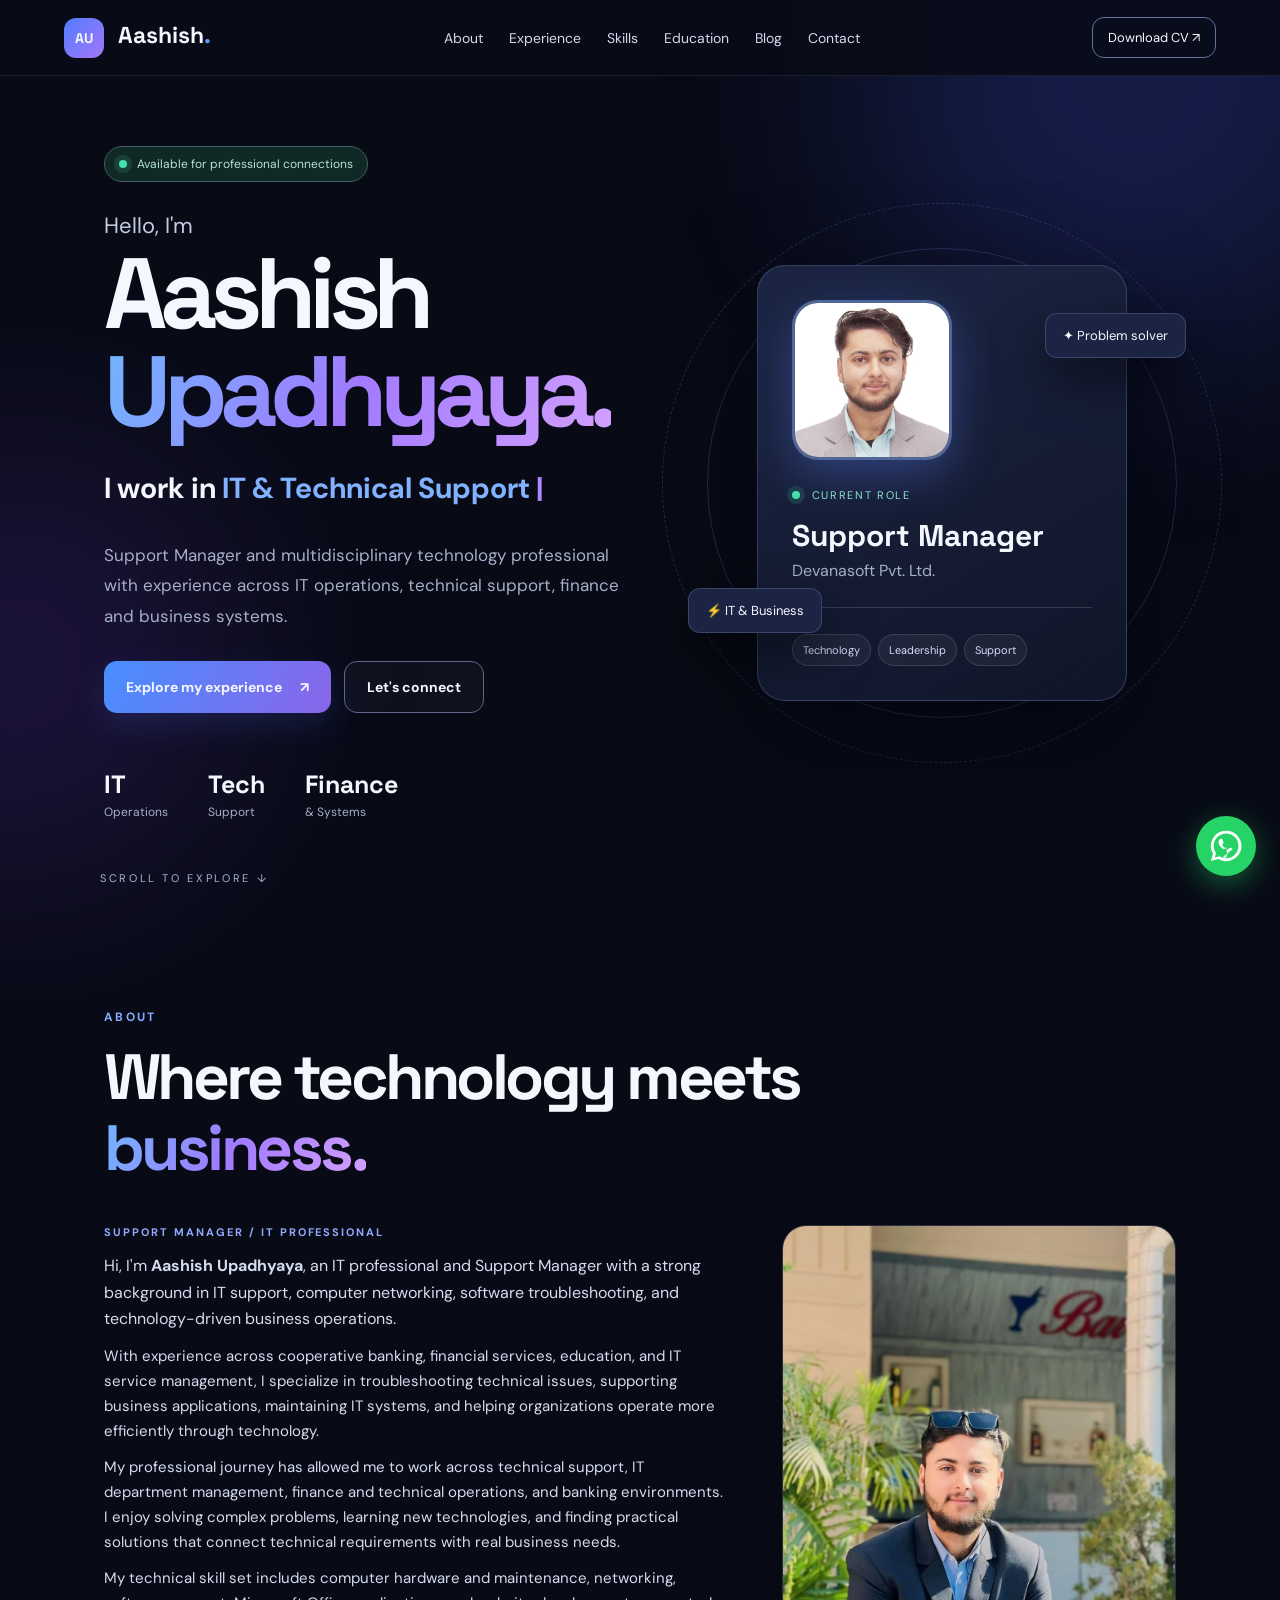
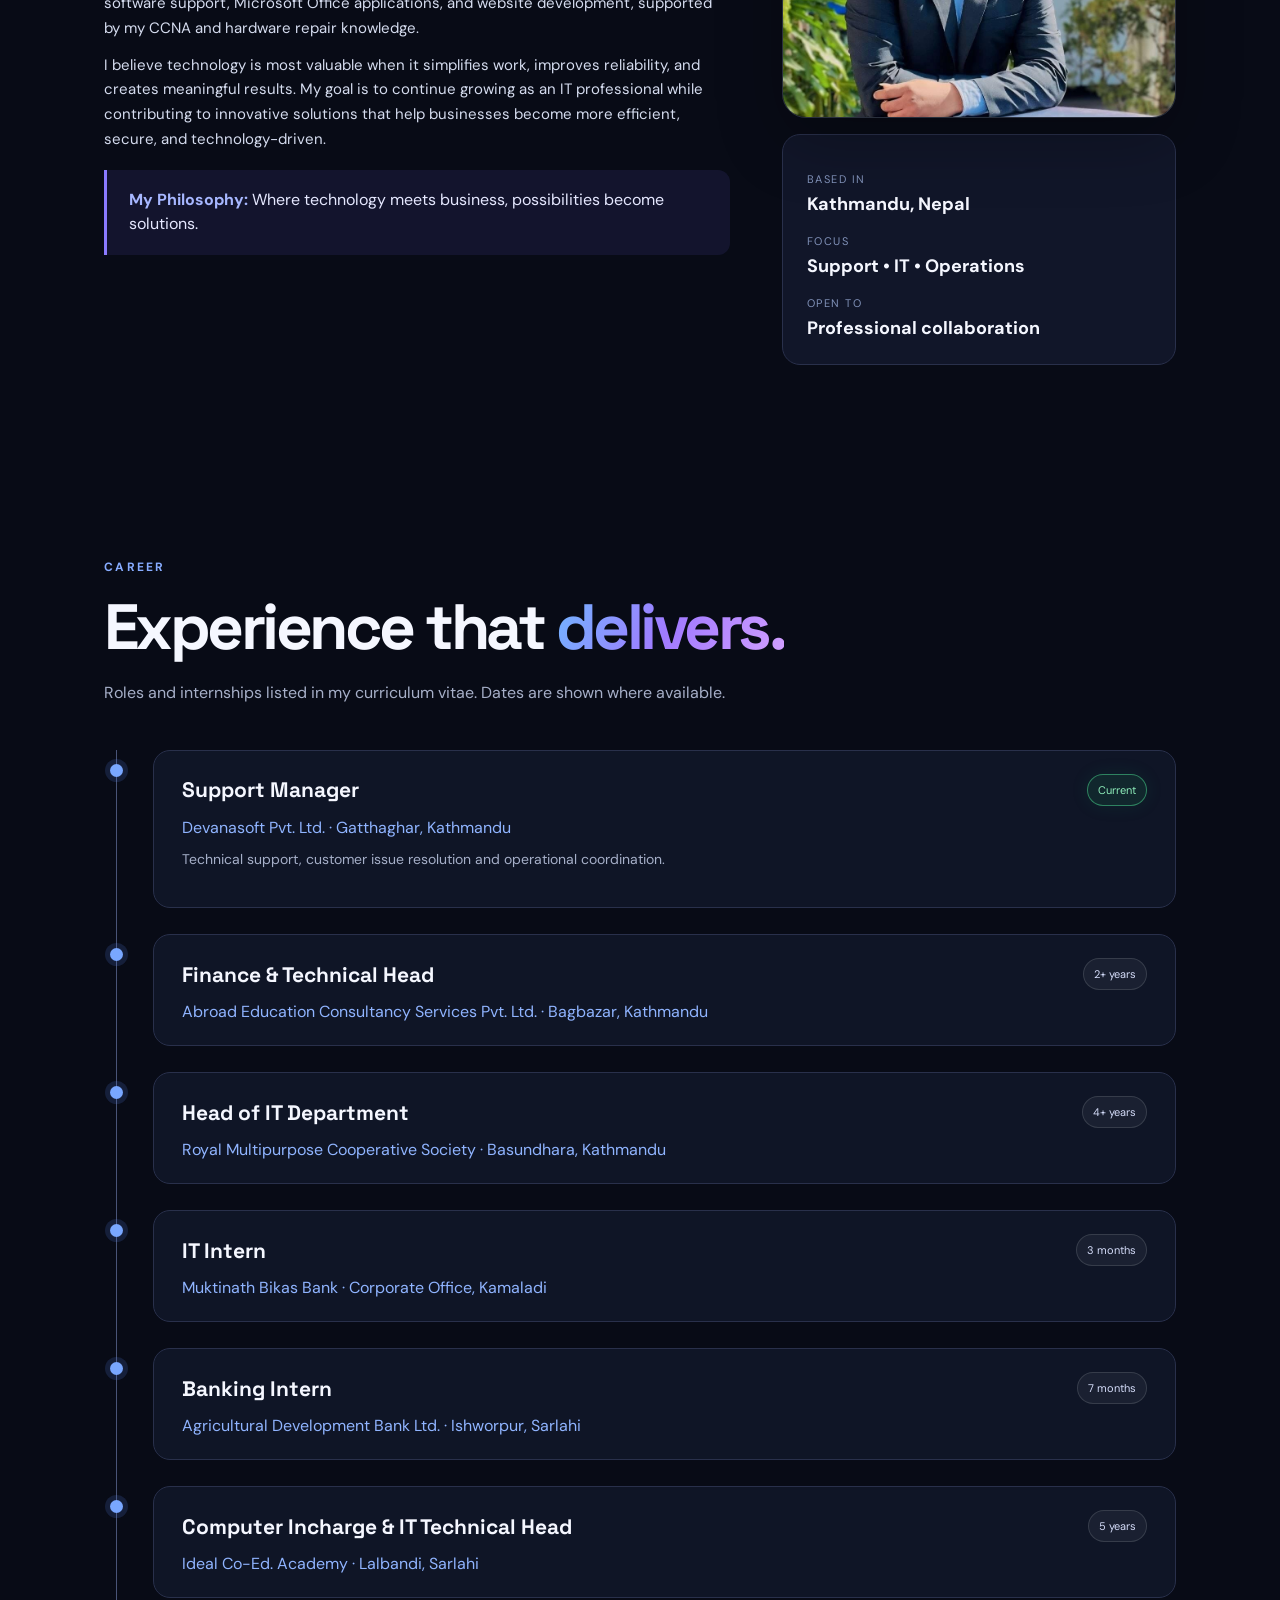
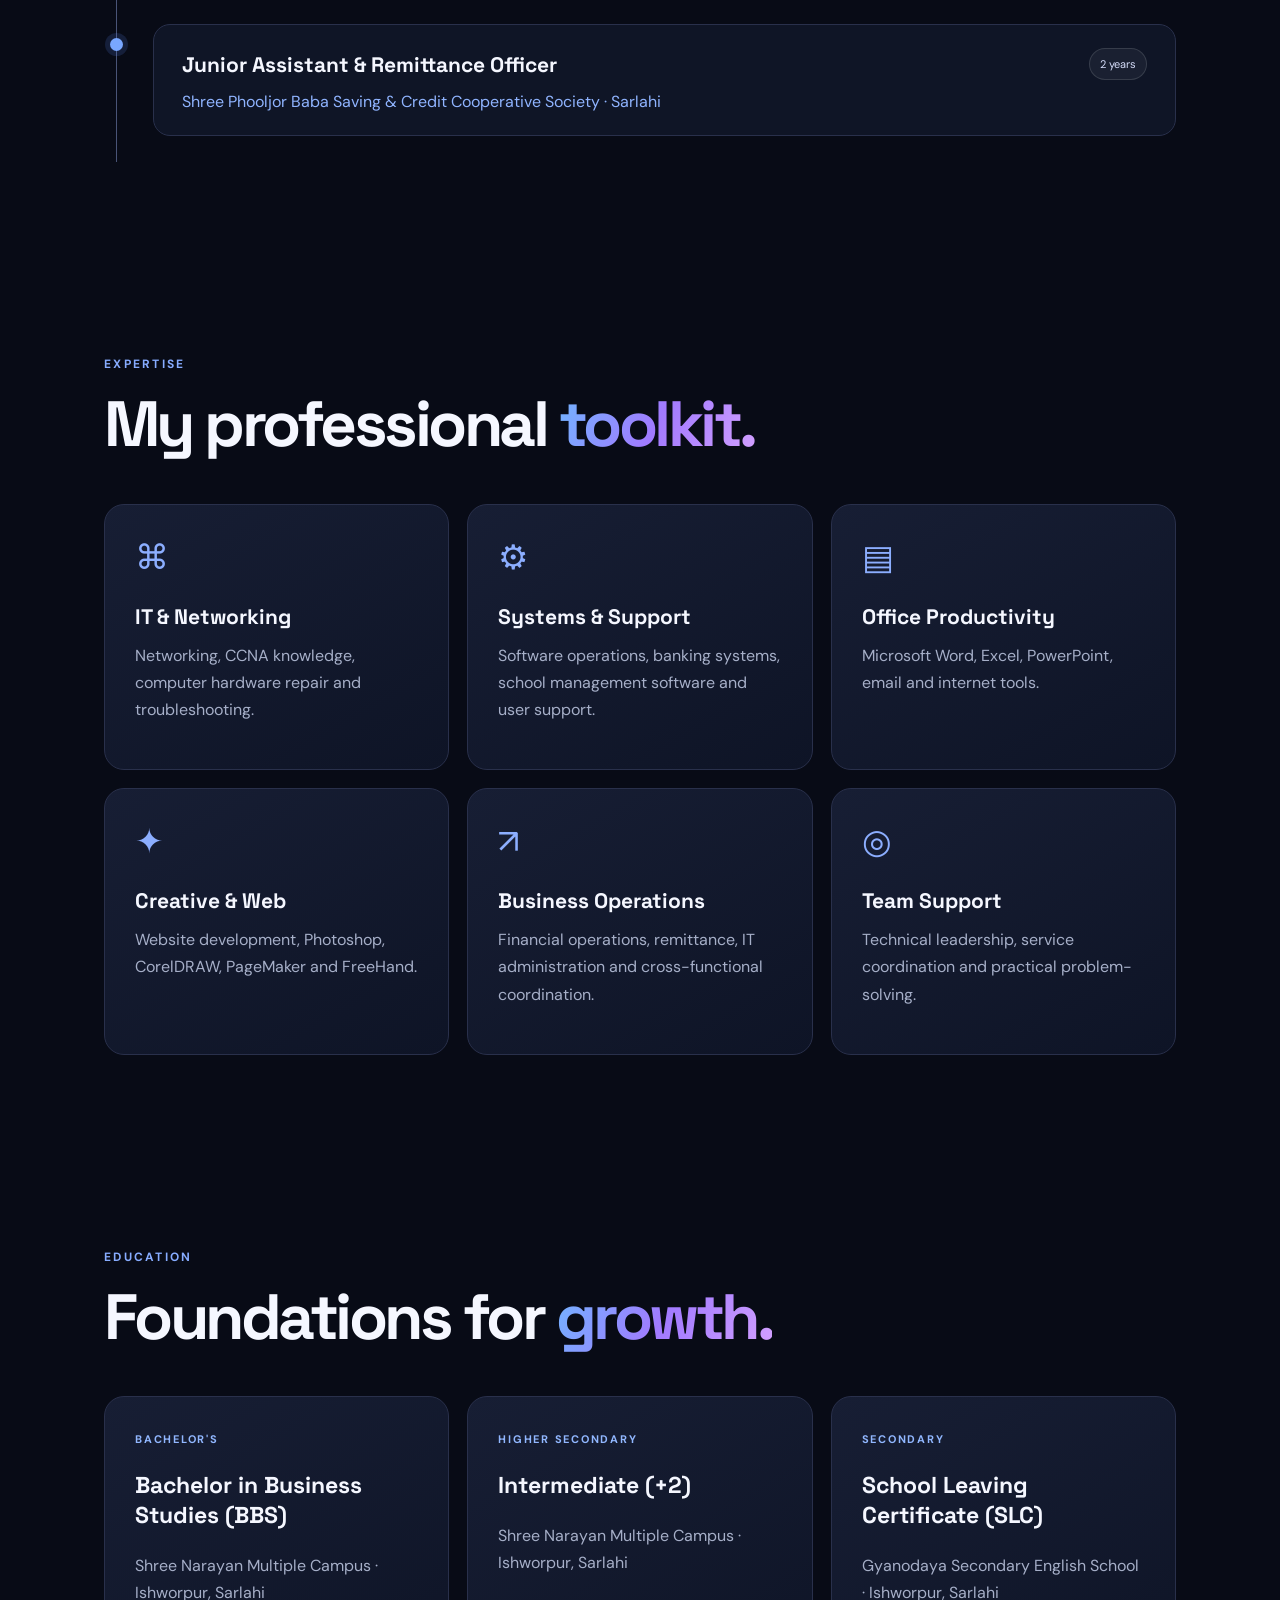
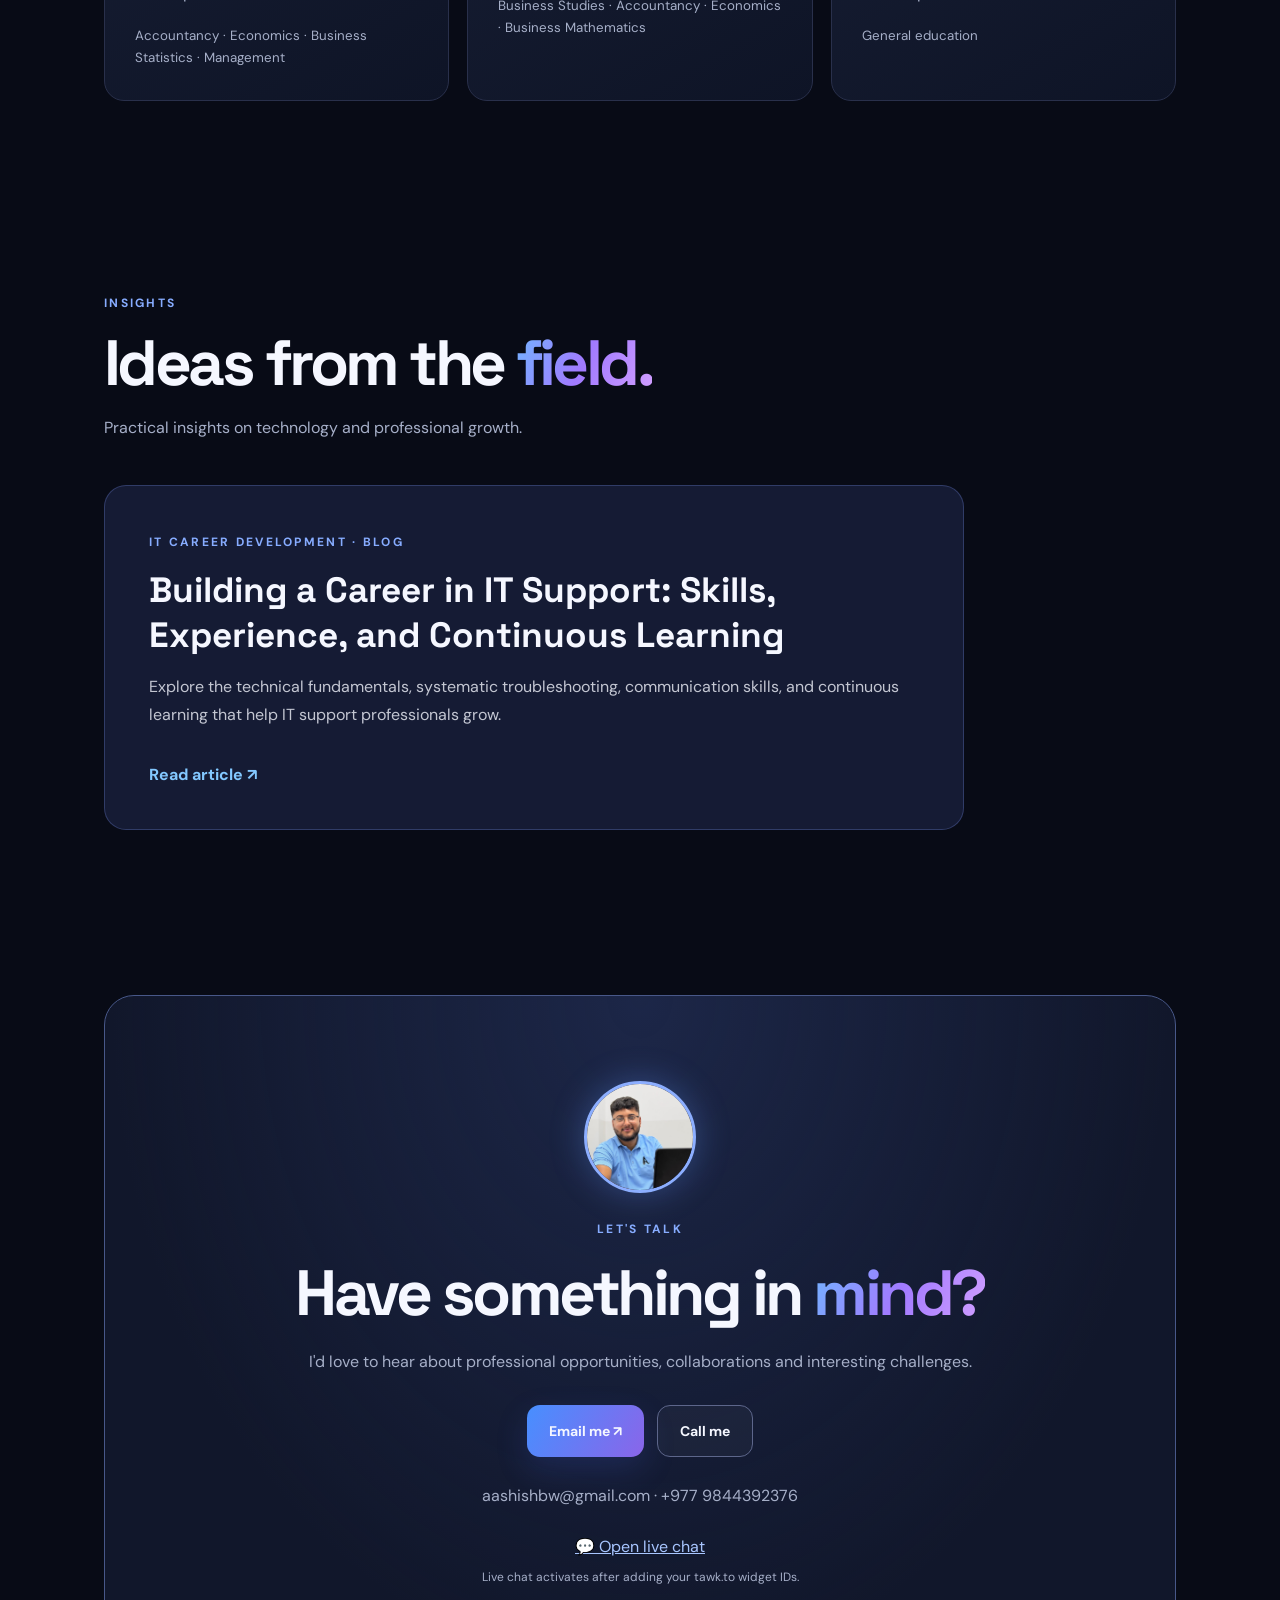
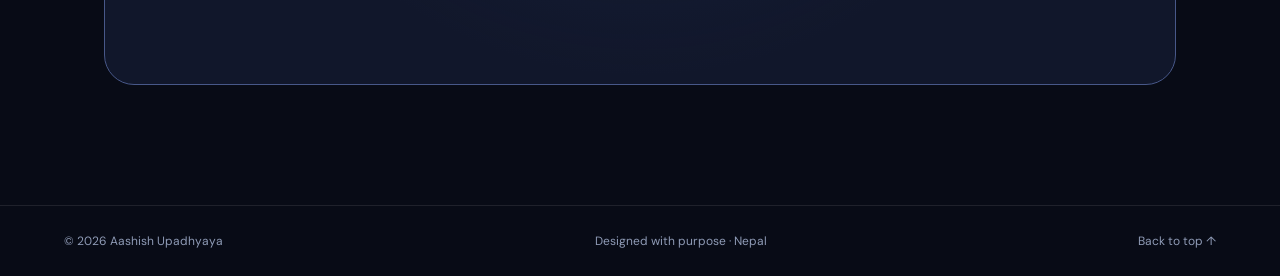
<file: Index.html>
<!DOCTYPE html>
<html lang="en">

<head>
    <meta charset="utf-8" />

    <meta name="viewport" content="width=device-width, initial-scale=1" />

    <meta
        name="description"
        content="Aashish Upadhyaya — Support Manager, IT and technology professional in Nepal."
    />

    <title>Aashish Upadhyaya | Portfolio</title>

    <link href="styles.css" rel="stylesheet" />

    <style>
        /* Floating WhatsApp shortcut */

        .whatsapp-float {
            position: fixed;
            right: 24px;
            bottom: 24px;
            width: 60px;
            height: 60px;
            border-radius: 50%;
            background: #25d366;
            color: #fff;
            display: flex;
            align-items: center;
            justify-content: center;
            z-index: 9999;
            box-shadow: 0 8px 28px rgba(37, 211, 102, .4);
            text-decoration: none;
            animation: wa-bob 3s ease-in-out infinite;
            transition: background .2s, scale .2s;
        }

        .whatsapp-float:hover {
            background: #1db954;
            scale: 1.08;
        }

        .whatsapp-float:focus-visible {
            outline: 3px solid white;
            outline-offset: 4px;
        }

        .whatsapp-float svg {
            width: 32px;
            height: 32px;
            fill: currentColor;
        }

        @keyframes wa-bob {
            0%, 100% {
                translate: 0 0;
            }

            50% {
                translate: 0 -6px;
            }
        }

        @media (max-width: 768px) {
            .whatsapp-float {
                right: 18px;
                bottom: 18px;
                width: 54px;
                height: 54px;
            }
        }

        @media (prefers-reduced-motion: reduce) {
            .whatsapp-float {
                animation: none;
            }
        }

        /* About Me biography */

        .about-story .about-paragraph {
            margin: 1.1rem 0;
            line-height: 1.85;
            font-size: clamp(1rem, 1.25vw, 1.12rem);
        }

        .about-story .about-paragraph strong {
            color: #f4f5ff;
        }

        .about-philosophy {
            margin: 1.5rem 0 0;
            padding: 1.15rem 1.3rem;
            border-left: 3px solid #8b7bff;
            border-radius: 0 12px 12px 0;
            background: rgba(120, 110, 255, .10);
            color: #e6e8ff;
            line-height: 1.7;
        }

        .about-philosophy strong {
            color: #a7b7ff;
        }

        /* About section layout */

        #about .section-heading {
            max-width: 1050px;
            margin-bottom: 42px;
        }

        #about .about-grid {
            display: grid;
            grid-template-columns: minmax(0, 1.35fr) minmax(300px, .85fr);
            gap: clamp(28px, 4vw, 58px);
            align-items: start;
            width: 100%;
            max-width: 1180px;
            margin-inline: auto;
        }

        #about .about-copy {
            grid-column: 1;
            grid-row: 1;
            min-width: 0;
            max-width: none;
            width: 100%;
        }

        #about .about-visual {
            grid-column: 2;
            grid-row: 1;
            position: static;
            display: flex;
            flex-direction: column;
            gap: 16px;
            align-self: start;
            min-width: 0;
        }

        #about .about-photo {
            display: block;
            width: 100%;
            height: auto;
            max-height: 500px;
            aspect-ratio: 4 / 5;
            object-fit: cover;
            object-position: center 28%;
            border-radius: 24px;
            border: 1px solid rgba(148, 163, 184, .24);
            box-shadow: 0 22px 65px rgba(0, 0, 0, .26);
            margin: 0;
        }

        #about .about-panel {
            position: static;
            transform: none;
            inset: auto;
            margin: 0;
            width: 100%;
            max-width: none;
            display: flex;
            flex-direction: column;
            gap: 6px;
            padding: 24px;
            border-radius: 18px;
        }

        #about .about-panel span:not(:first-child) {
            margin-top: 12px;
        }

        #about .about-copy-label {
            font-size: 11px;
            letter-spacing: .18em;
            color: #91aaff;
            font-weight: 700;
            margin: 0 0 14px;
        }

        #about .about-copy .about-paragraph,
        #about .about-copy .body-large {
            margin: 0 0 12px !important;
            padding: 0 !important;
            line-height: 1.65 !important;
            font-size: clamp(15px, 1.1vw, 17px) !important;
            max-width: none;
        }

        #about .about-copy .about-paragraph:first-of-type {
            font-size: clamp(16px, 1.2vw, 19px) !important;
            line-height: 1.65 !important;
        }

        #about .about-philosophy {
            margin: 18px 0 0;
            padding: 18px 22px;
            line-height: 1.55;
        }

        @media (max-width: 850px) {
            #about .about-grid {
                grid-template-columns: 1fr;
                gap: 24px;
            }

            #about .about-copy,
            #about .about-visual {
                grid-column: 1;
                grid-row: auto;
            }

            #about .about-visual {
                display: grid;
                grid-template-columns: 1fr 1fr;
                align-items: stretch;
            }

            #about .about-photo {
                height: 100%;
                max-height: 370px;
                min-height: 0;
                aspect-ratio: auto;
            }

            #about .about-panel {
                height: 100%;
            }
        }

        @media (max-width: 560px) {
            #about .about-visual {
                display: flex;
                flex-direction: column;
            }

            #about .about-photo {
                height: auto;
                max-height: 420px;
                aspect-ratio: 4 / 5;
            }

            #about .about-panel {
                height: auto;
            }
        }
    </style>
</head>

<body>

    <div class="glow glow-a"></div>
    <div class="glow glow-b"></div>

    <!-- NAVIGATION -->

    <header class="nav">

        <a class="brand" href="#home">
            <span class="brand-icon">AU</span>
            Aashish<span class="accent">.</span>
        </a>

        <button
            aria-expanded="false"
            aria-label="Toggle menu"
            class="menu"
            id="menu"
        >
            ☰
        </button>

        <nav id="links">
            <a href="#about">About</a>
            <a href="#experience">Experience</a>
            <a href="#skills">Skills</a>
            <a href="#education">Education</a>
            <a href="#blog">Blog</a>
            <a href="#contact">Contact</a>
        </nav>

        <a
            class="nav-cta"
            download
            href="./Aashish_Upadhyaya_CV.pdf"
        >
            Download CV ↗
        </a>

    </header>

    <main>

        <!-- HOME -->

        <section class="hero section" id="home">

            <div class="hero-copy reveal">

                <div class="eyebrow">
                    <span class="pulse"></span>
                    Available for professional connections
                </div>

                <p class="intro">
                    Hello, I'm
                </p>

                <h1>
                    Aashish<br />
                    <span class="gradient">Upadhyaya.</span>
                </h1>

                <p class="type-row">
                    I work in
                    <span id="type"></span>
                    <span class="cursor">|</span>
                </p>

                <p class="lead">
                    Support Manager and multidisciplinary technology
                    professional with experience across IT operations,
                    technical support, finance and business systems.
                </p>

                <div class="actions">

                    <a class="btn primary" href="#experience">
                        Explore my experience <span>↗</span>
                    </a>

                    <a class="btn outline" href="#contact">
                        Let's connect
                    </a>

                </div>

                <div class="mini-stats">

                    <div>
                        <strong>IT</strong>
                        <span>Operations</span>
                    </div>

                    <div>
                        <strong>Tech</strong>
                        <span>Support</span>
                    </div>

                    <div>
                        <strong>Finance</strong>
                        <span>&amp; Systems</span>
                    </div>

                </div>

            </div>

            <div class="hero-visual reveal">

                <div class="orbit orbit-one"></div>
                <div class="orbit orbit-two"></div>

                <div class="hero-card">

                    <img
                        alt="Aashish Upadhyaya working at a laptop"
                        class="avatar hero-photo"
                        loading="eager"
                        src="./hero-profile.jpg"
                    />

                    <div class="status">
                        <span class="pulse"></span>
                        CURRENT ROLE
                    </div>

                    <h2>Support Manager</h2>

                    <p>Devanasoft Pvt. Ltd.</p>

                    <div class="card-line"></div>

                    <div class="chips">
                        <span>Technology</span>
                        <span>Leadership</span>
                        <span>Support</span>
                    </div>

                </div>

                <div class="float-chip chip-top">
                    ✦ Problem solver
                </div>

                <div class="float-chip chip-bottom">
                    ⚡ IT &amp; Business
                </div>

            </div>

            <a class="scroll-hint" href="#about">
                SCROLL TO EXPLORE ↓
            </a>

        </section>

        <!-- ABOUT — NUMBER REMOVED -->

        <section class="section content-section" id="about">

            <div class="section-heading reveal">

                <span class="kicker">ABOUT</span>

                <h2>
                    Where technology meets
                    <span class="gradient">business.</span>
                </h2>

            </div>

            <div class="about-grid">

                <div class="about-copy">

                    <div class="about-copy-label">
                        SUPPORT MANAGER / IT PROFESSIONAL
                    </div>

                    <p class="body-large reveal about-paragraph">
                        Hi, I'm <strong>Aashish Upadhyaya</strong>,
                        an IT professional and Support Manager with a
                        strong background in IT support, computer networking,
                        software troubleshooting, and technology-driven
                        business operations.
                    </p>

                    <p class="body-large reveal about-paragraph">
                        With experience across cooperative banking,
                        financial services, education, and IT service
                        management, I specialize in troubleshooting
                        technical issues, supporting business applications,
                        maintaining IT systems, and helping organizations
                        operate more efficiently through technology.
                    </p>

                    <p class="body-large reveal about-paragraph">
                        My professional journey has allowed me to work
                        across technical support, IT department management,
                        finance and technical operations, and banking
                        environments. I enjoy solving complex problems,
                        learning new technologies, and finding practical
                        solutions that connect technical requirements
                        with real business needs.
                    </p>

                    <p class="body-large reveal about-paragraph">
                        My technical skill set includes computer hardware
                        and maintenance, networking, software support,
                        Microsoft Office applications, and website
                        development, supported by my CCNA and hardware
                        repair knowledge.
                    </p>

                    <p class="body-large reveal about-paragraph">
                        I believe technology is most valuable when it
                        simplifies work, improves reliability, and creates
                        meaningful results. My goal is to continue growing
                        as an IT professional while contributing to
                        innovative solutions that help businesses become
                        more efficient, secure, and technology-driven.
                    </p>

                    <p class="about-philosophy reveal">
                        <strong>My Philosophy:</strong>
                        Where technology meets business,
                        possibilities become solutions.
                    </p>

                </div>

                <div class="about-visual reveal">

                    <img
                        alt="Aashish Upadhyaya in a formal suit"
                        class="about-photo reveal"
                        loading="lazy"
                        src="./about-profile.jpg"
                    />

                    <div class="about-panel reveal">

                        <span>BASED IN</span>
                        <strong>Kathmandu, Nepal</strong>

                        <span>FOCUS</span>
                        <strong>Support • IT • Operations</strong>

                        <span>OPEN TO</span>
                        <strong>Professional collaboration</strong>

                    </div>

                </div>

            </div>

        </section>

        <!-- EXPERIENCE — NUMBER REMOVED -->

        <section class="section content-section" id="experience">

            <div class="section-heading reveal">

                <span class="kicker">CAREER</span>

                <h2>
                    Experience that
                    <span class="gradient">delivers.</span>
                </h2>

                <p>
                    Roles and internships listed in my curriculum vitae.
                    Dates are shown where available.
                </p>

            </div>

            <div class="timeline">

                <article class="job reveal">

                    <div class="job-dot"></div>

                    <div class="job-content">

                        <div class="job-head">
                            <h3>Support Manager</h3>
                            <span class="tag tag-current">Current</span>
                        </div>

                        <p class="org">
                            Devanasoft Pvt. Ltd. · Gatthaghar, Kathmandu
                        </p>

                        <p>
                            Technical support, customer issue resolution
                            and operational coordination.
                        </p>

                    </div>

                </article>

                <article class="job reveal">

                    <div class="job-dot"></div>

                    <div class="job-content">

                        <div class="job-head">
                            <h3>Finance &amp; Technical Head</h3>
                            <span class="tag">2+ years</span>
                        </div>

                        <p class="org">
                            Abroad Education Consultancy Services Pvt. Ltd.
                            · Bagbazar, Kathmandu
                        </p>

                    </div>

                </article>

                <article class="job reveal">

                    <div class="job-dot"></div>

                    <div class="job-content">

                        <div class="job-head">
                            <h3>Head of IT Department</h3>
                            <span class="tag">4+ years</span>
                        </div>

                        <p class="org">
                            Royal Multipurpose Cooperative Society
                            · Basundhara, Kathmandu
                        </p>

                    </div>

                </article>

                <article class="job reveal">

                    <div class="job-dot"></div>

                    <div class="job-content">

                        <div class="job-head">
                            <h3>IT Intern</h3>
                            <span class="tag">3 months</span>
                        </div>

                        <p class="org">
                            Muktinath Bikas Bank
                            · Corporate Office, Kamaladi
                        </p>

                    </div>

                </article>

                <article class="job reveal">

                    <div class="job-dot"></div>

                    <div class="job-content">

                        <div class="job-head">
                            <h3>Banking Intern</h3>
                            <span class="tag">7 months</span>
                        </div>

                        <p class="org">
                            Agricultural Development Bank Ltd.
                            · Ishworpur, Sarlahi
                        </p>

                    </div>

                </article>

                <article class="job reveal">

                    <div class="job-dot"></div>

                    <div class="job-content">

                        <div class="job-head">
                            <h3>Computer Incharge &amp; IT Technical Head</h3>
                            <span class="tag">5 years</span>
                        </div>

                        <p class="org">
                            Ideal Co-Ed. Academy · Lalbandi, Sarlahi
                        </p>

                    </div>

                </article>

                <article class="job reveal">

                    <div class="job-dot"></div>

                    <div class="job-content">

                        <div class="job-head">
                            <h3>Junior Assistant &amp; Remittance Officer</h3>
                            <span class="tag">2 years</span>
                        </div>

                        <p class="org">
                            Shree Phooljor Baba Saving &amp; Credit
                            Cooperative Society · Sarlahi
                        </p>

                    </div>

                </article>

            </div>

        </section>

        <!-- SKILLS — NUMBER REMOVED -->

        <section class="section content-section" id="skills">

            <div class="section-heading reveal">

                <span class="kicker">EXPERTISE</span>

                <h2>
                    My professional
                    <span class="gradient">toolkit.</span>
                </h2>

            </div>

            <div class="skills-grid">

                <div class="skill-card reveal">
                    <span class="skill-icon">⌘</span>
                    <h3>IT &amp; Networking</h3>
                    <p>
                        Networking, CCNA knowledge, computer hardware
                        repair and troubleshooting.
                    </p>
                </div>

                <div class="skill-card reveal">
                    <span class="skill-icon">⚙</span>
                    <h3>Systems &amp; Support</h3>
                    <p>
                        Software operations, banking systems,
                        school management software and user support.
                    </p>
                </div>

                <div class="skill-card reveal">
                    <span class="skill-icon">▤</span>
                    <h3>Office Productivity</h3>
                    <p>
                        Microsoft Word, Excel, PowerPoint,
                        email and internet tools.
                    </p>
                </div>

                <div class="skill-card reveal">
                    <span class="skill-icon">✦</span>
                    <h3>Creative &amp; Web</h3>
                    <p>
                        Website development, Photoshop, CorelDRAW,
                        PageMaker and FreeHand.
                    </p>
                </div>

                <div class="skill-card reveal">
                    <span class="skill-icon">↗</span>
                    <h3>Business Operations</h3>
                    <p>
                        Financial operations, remittance,
                        IT administration and cross-functional coordination.
                    </p>
                </div>

                <div class="skill-card reveal">
                    <span class="skill-icon">◎</span>
                    <h3>Team Support</h3>
                    <p>
                        Technical leadership, service coordination
                        and practical problem-solving.
                    </p>
                </div>

            </div>

        </section>

        <!-- EDUCATION — NUMBER REMOVED -->

        <section class="section content-section" id="education">

            <div class="section-heading reveal">

                <span class="kicker">EDUCATION</span>

                <h2>
                    Foundations for
                    <span class="gradient">growth.</span>
                </h2>

            </div>

            <div class="edu-grid">

                <div class="edu-card reveal">

                    <span class="edu-type">BACHELOR'S</span>

                    <h3>
                        Bachelor in Business Studies (BBS)
                    </h3>

                    <p>
                        Shree Narayan Multiple Campus
                        · Ishworpur, Sarlahi
                    </p>

                    <small>
                        Accountancy · Economics · Business Statistics
                        · Management
                    </small>

                </div>

                <div class="edu-card reveal">

                    <span class="edu-type">HIGHER SECONDARY</span>

                    <h3>Intermediate (+2)</h3>

                    <p>
                        Shree Narayan Multiple Campus
                        · Ishworpur, Sarlahi
                    </p>

                    <small>
                        Business Studies · Accountancy · Economics
                        · Business Mathematics
                    </small>

                </div>

                <div class="edu-card reveal">

                    <span class="edu-type">SECONDARY</span>

                    <h3>
                        School Leaving Certificate (SLC)
                    </h3>

                    <p>
                        Gyanodaya Secondary English School
                        · Ishworpur, Sarlahi
                    </p>

                    <small>
                        General education
                    </small>

                </div>

            </div>

        </section>

        <!-- BLOG — NUMBER REMOVED -->

        <section class="section content-section" id="blog">

            <div class="section-heading reveal">

                <span class="kicker">INSIGHTS</span>

                <h2>
                    Ideas from the
                    <span class="gradient">field.</span>
                </h2>

                <p>
                    Practical insights on technology
                    and professional growth.
                </p>

            </div>

            <a
                class="blog-feature reveal"
                href="./blog/building-an-it-support-career/"
                style="
                    display: block;
                    text-decoration: none;
                    color: inherit;
                    background: rgba(24,32,59,.84);
                    border: 1px solid rgba(132,154,255,.25);
                    border-radius: 22px;
                    padding: clamp(24px,4vw,44px);
                    max-width: 860px;
                    transition: transform .25s, border-color .25s;
                "
            >

                <span class="kicker">
                    IT CAREER DEVELOPMENT · BLOG
                </span>

                <h3
                    style="
                        font-size: clamp(1.5rem,3vw,2.2rem);
                        margin: 16px 0;
                    "
                >
                    Building a Career in IT Support:
                    Skills, Experience, and Continuous Learning
                </h3>

                <p style="opacity:.78;line-height:1.7">
                    Explore the technical fundamentals,
                    systematic troubleshooting, communication skills,
                    and continuous learning that help IT support
                    professionals grow.
                </p>

                <strong
                    style="
                        display: inline-block;
                        margin-top: 20px;
                        color: #83c8ff;
                    "
                >
                    Read article ↗
                </strong>

            </a>

        </section>

        <!-- CONTACT — NUMBER REMOVED -->

        <section class="section contact-section" id="contact">

            <div class="contact-box reveal">

                <img
                    alt="Professional headshot of Aashish Upadhyaya"
                    class="contact-photo"
                    loading="lazy"
                    src="./formal-profile.jpg"
                />

                <span class="kicker">
                    LET'S TALK
                </span>

                <h2>
                    Have something in
                    <span class="gradient">mind?</span>
                </h2>

                <p>
                    I'd love to hear about professional opportunities,
                    collaborations and interesting challenges.
                </p>

                <div class="actions center">

                    <a
                        class="btn primary"
                        href="mailto:aashishbw@gmail.com"
                    >
                        Email me ↗
                    </a>

                    <a
                        class="btn outline"
                        href="tel:+9779844392376"
                    >
                        Call me
                    </a>

                </div>

                <p class="contact-email">
                    aashishbw@gmail.com · +977 9844392376
                </p>

                <button
                    class="chat-link"
                    id="chatButton"
                    type="button"
                >
                    💬 Open live chat
                </button>

                <p class="chat-note" id="chatNote">
                    Live chat activates after adding your
                    tawk.to widget IDs.
                </p>

            </div>

        </section>

    </main>

    <!-- FOOTER -->

    <footer>

        <span>
            © <span id="year"></span> Aashish Upadhyaya
        </span>

        <span>
            Designed with purpose · Nepal
        </span>

        <a href="#home">
            Back to top ↑
        </a>

    </footer>

    <!-- MAIN WEBSITE SCRIPT -->

    <script src="script.js"></script>

    <!-- FLOATING WHATSAPP BUTTON -->

    <a
        aria-label="Chat with Aashish on WhatsApp"
        class="whatsapp-float"
        href="https://wa.me/9779844392376?text=Hello%20Aashish%2C%20I%20visited%20your%20portfolio%20website."
        rel="noopener noreferrer"
        target="_blank"
        title="Chat on WhatsApp"
    >

        <svg
            aria-hidden="true"
            viewBox="0 0 32 32"
            xmlns="http://www.w3.org/2000/svg"
        >
            <path d="M16 .8A15.1 15.1 0 0 0 3 23.7L.9 31l7.5-2A15.2 15.2 0 1 0 16 .8zm0 27.5a12.3 12.3 0 0 1-6.3-1.7l-.5-.3-4.4 1.2 1.2-4.3-.3-.5A12.4 12.4 0 1 1 16 28.3zm6.8-9.3c-.4-.2-2.2-1.1-2.6-1.2-.3-.1-.6-.2-.8.2-.3.4-1 1.2-1.2 1.4-.2.2-.4.3-.8.1-.4-.2-1.6-.6-3-1.9-1.1-1-1.9-2.2-2.1-2.6-.2-.4 0-.6.2-.8l.6-.7c.2-.2.3-.4.4-.7.1-.2 0-.5 0-.7-.1-.2-.8-2-1.1-2.7-.3-.7-.6-.6-.8-.6h-.7c-.3 0-.7.1-1 .5s-1.3 1.3-1.3 3.1 1.3 3.6 1.5 3.6 3.6 5 5.1 2 1.4 3.6 1.9 4.8 2.1.7.1 1.4.1 2-.1.6-.2 2.2-.9 2.5-1.8.3-.9.3-1.7.2-1.8-.1-.2-.3-.3-.7-.5z"></path>
        </svg>

    </a>

</body>
</html>
</file>
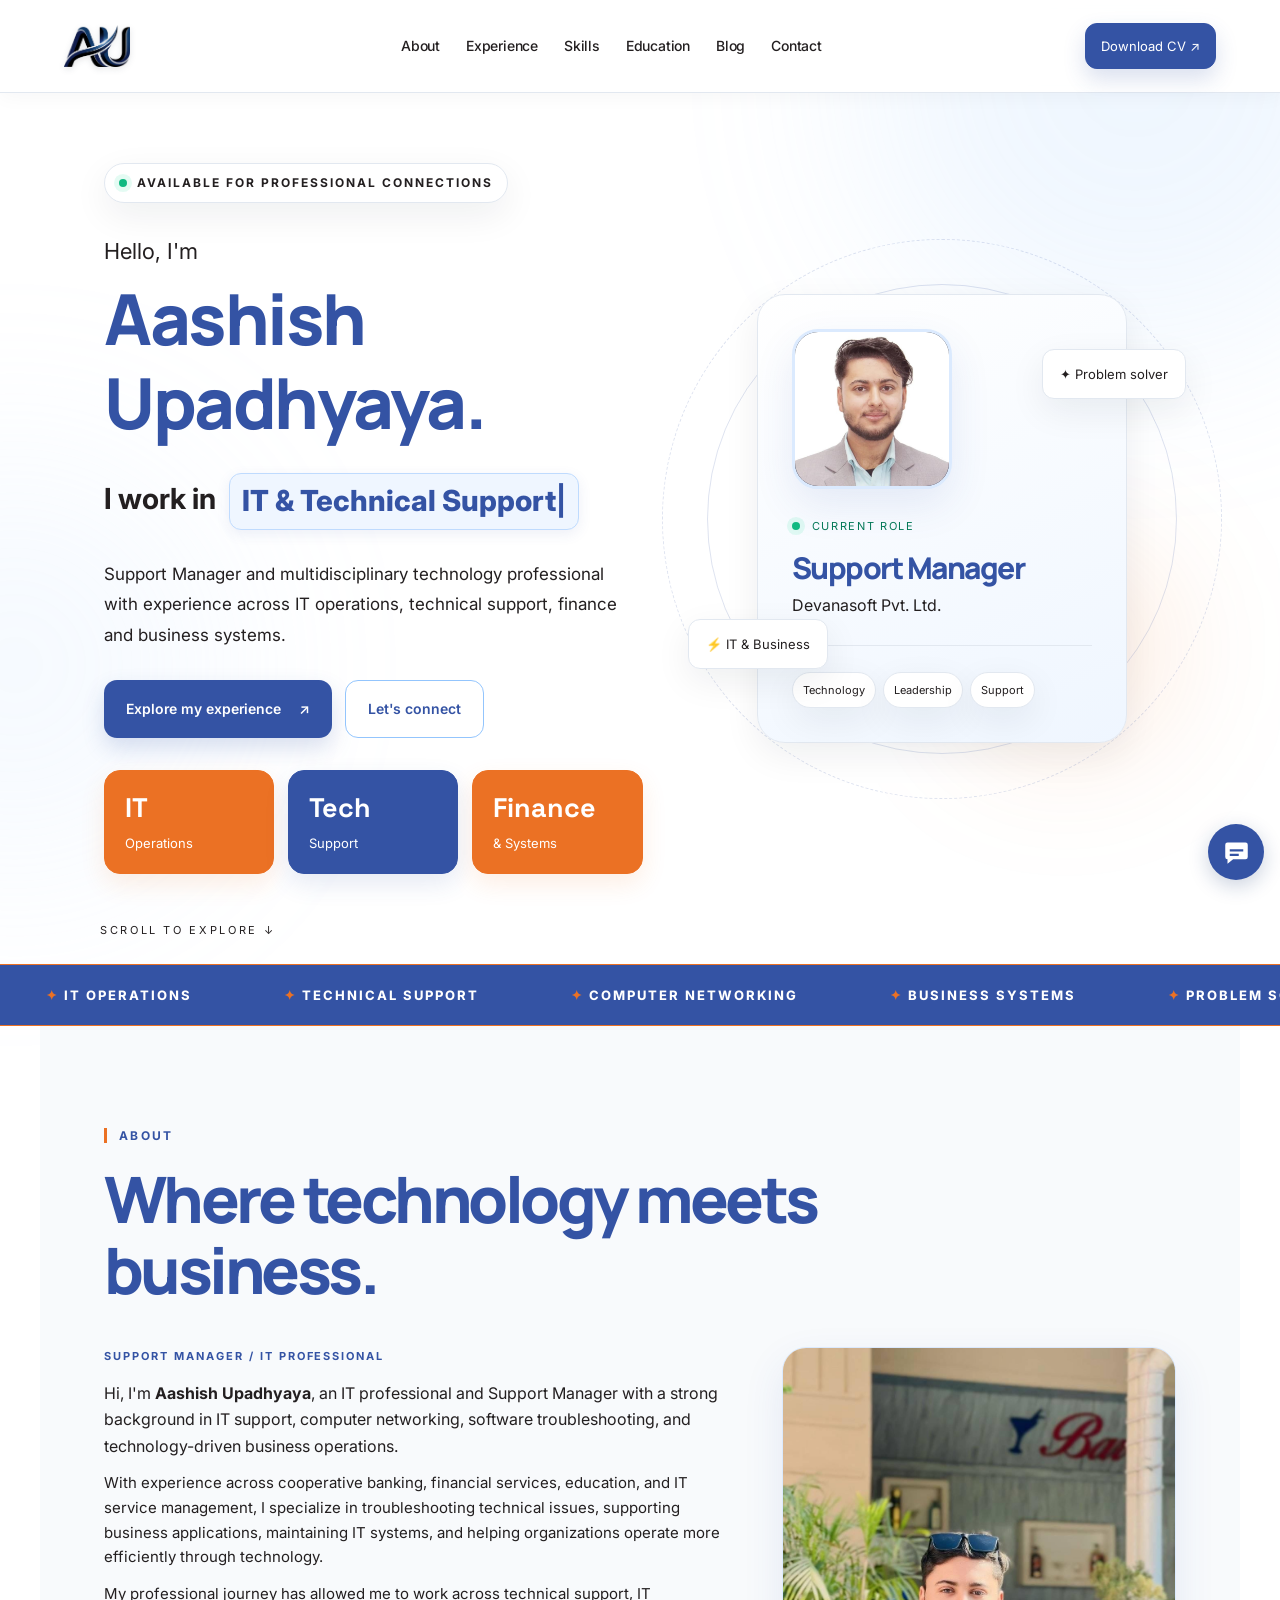
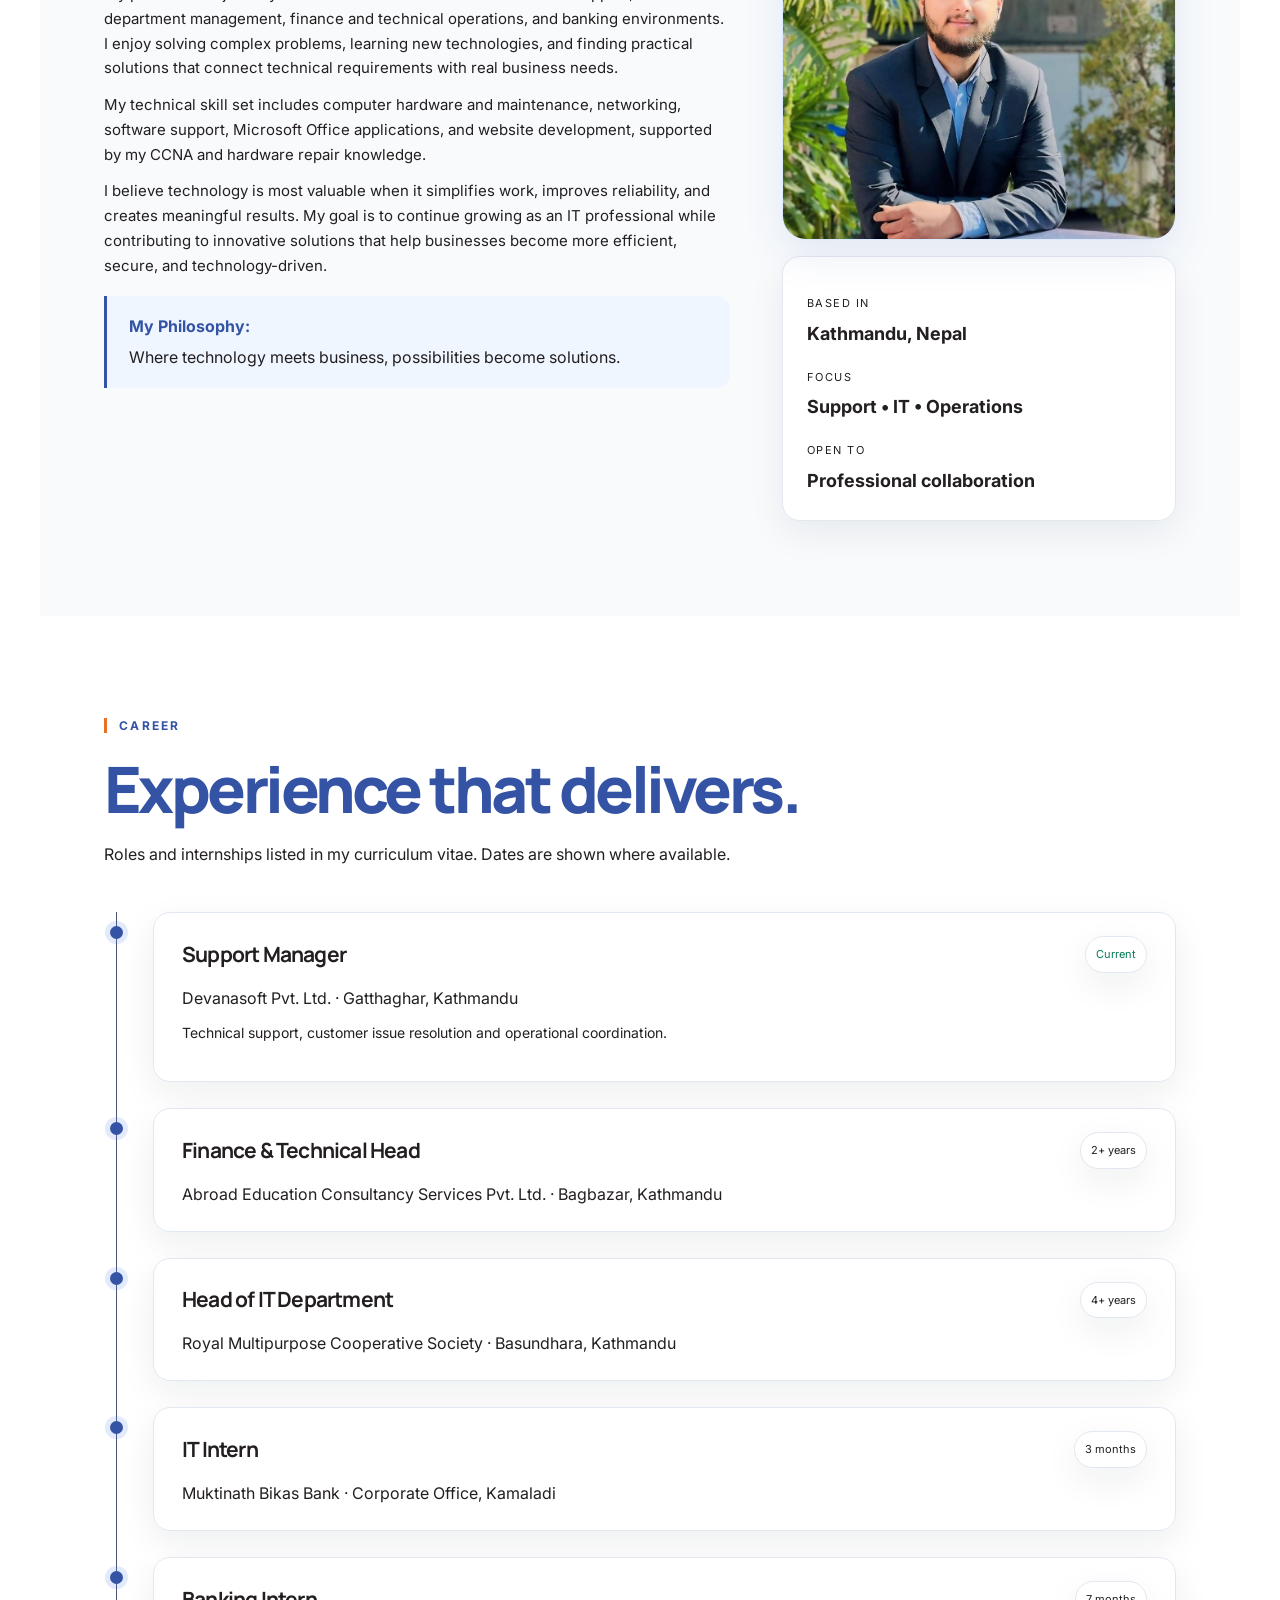
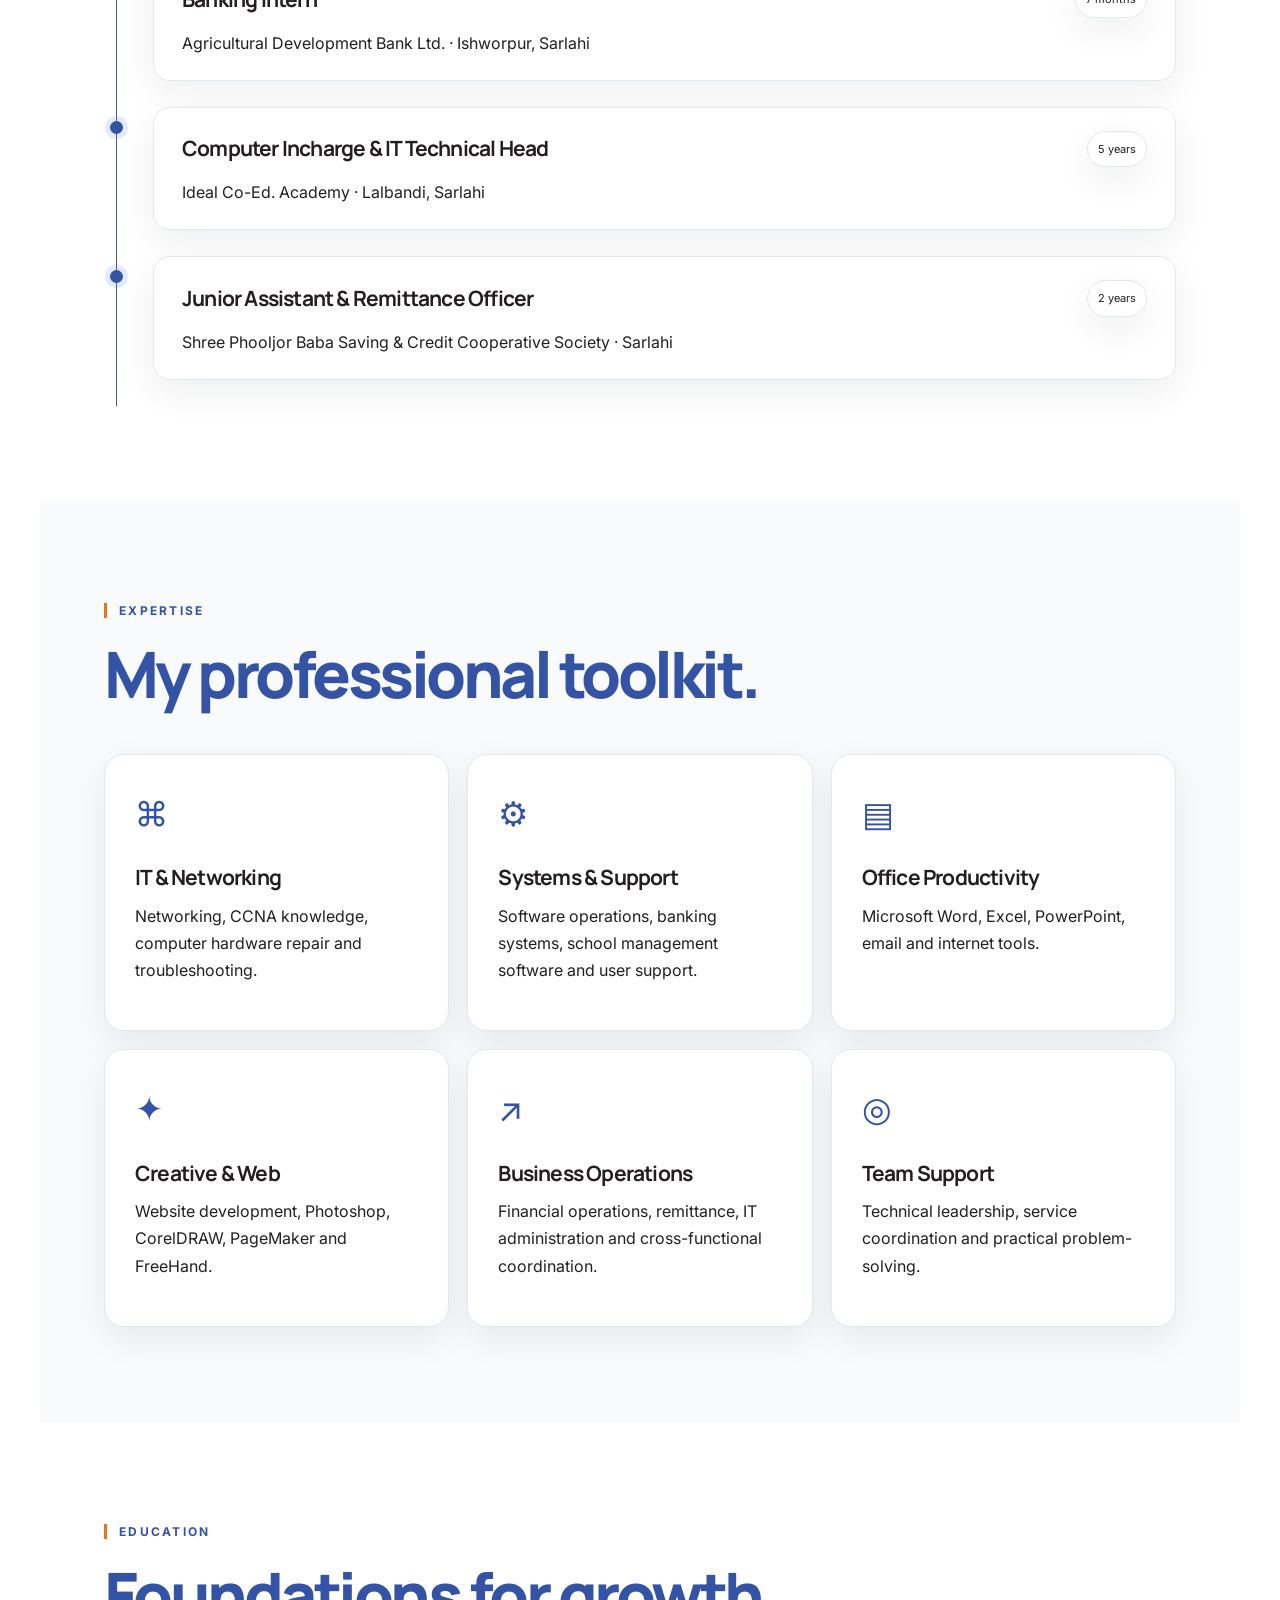
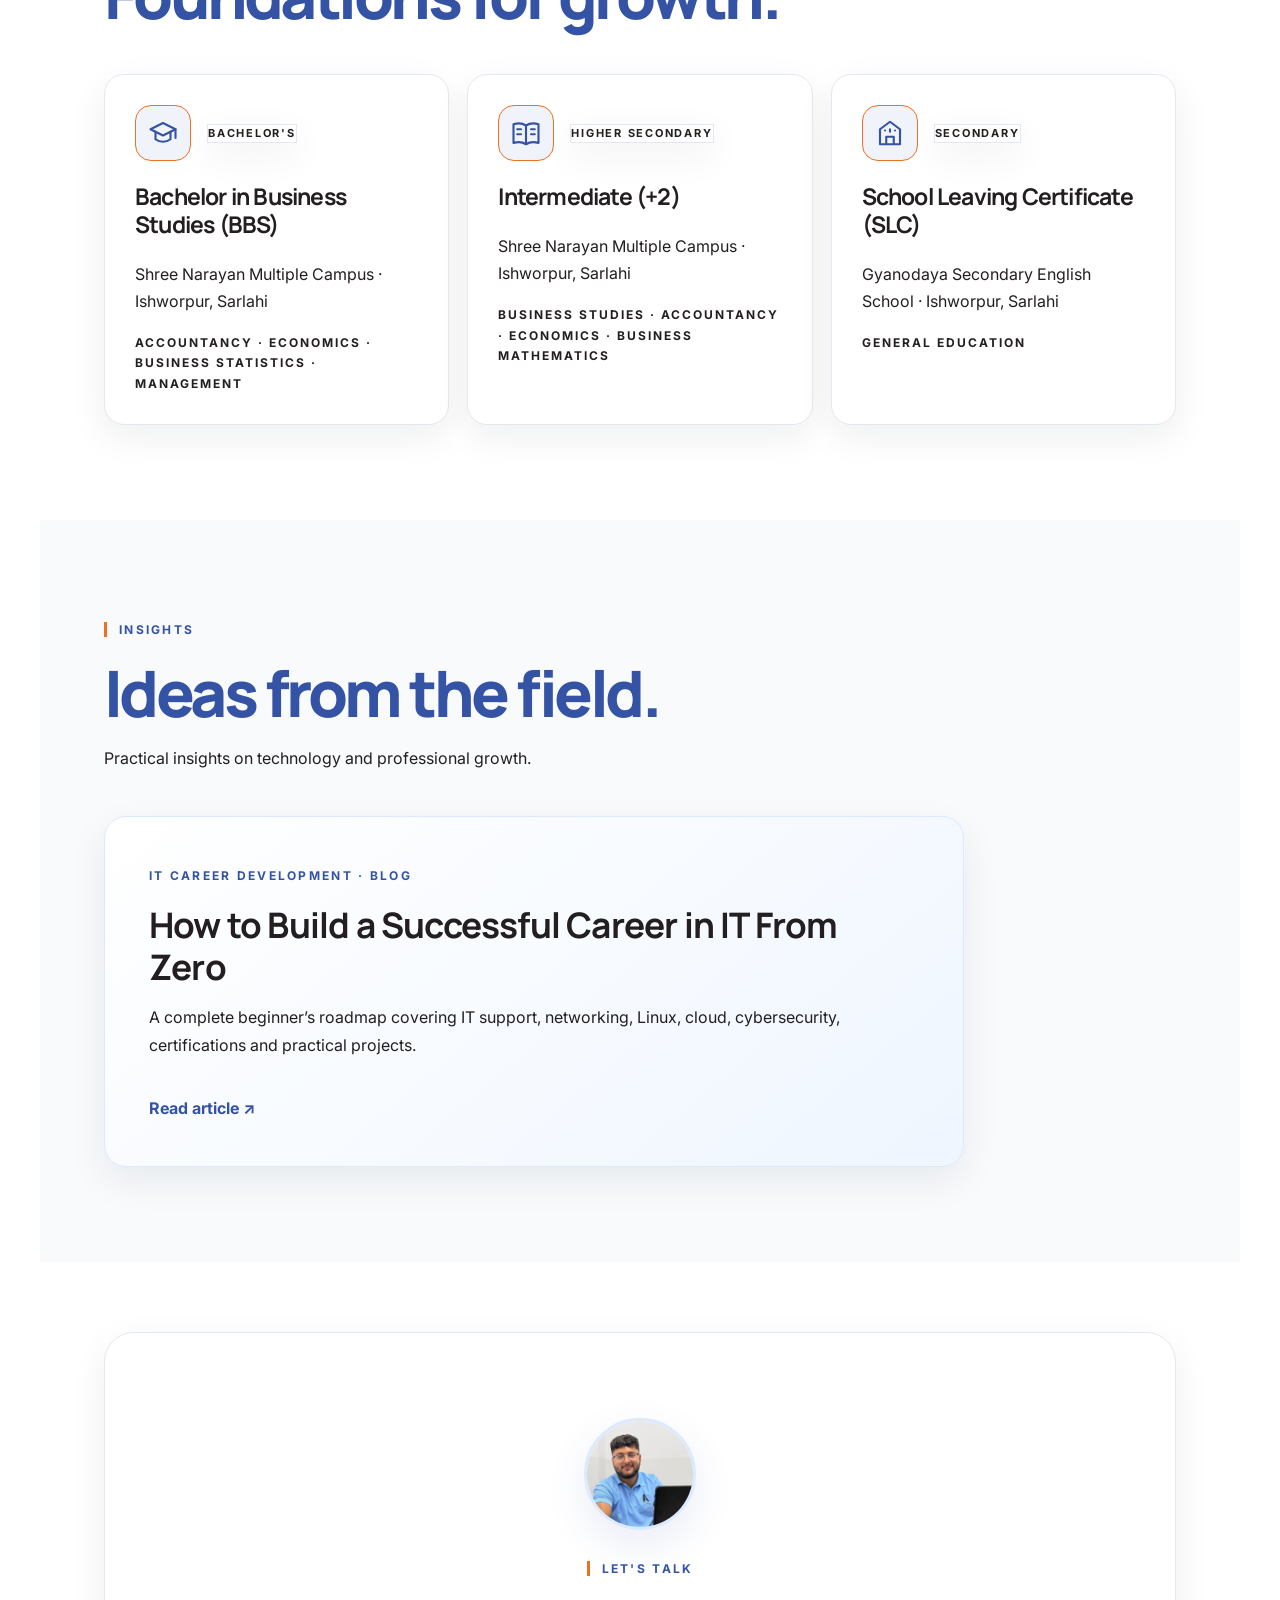
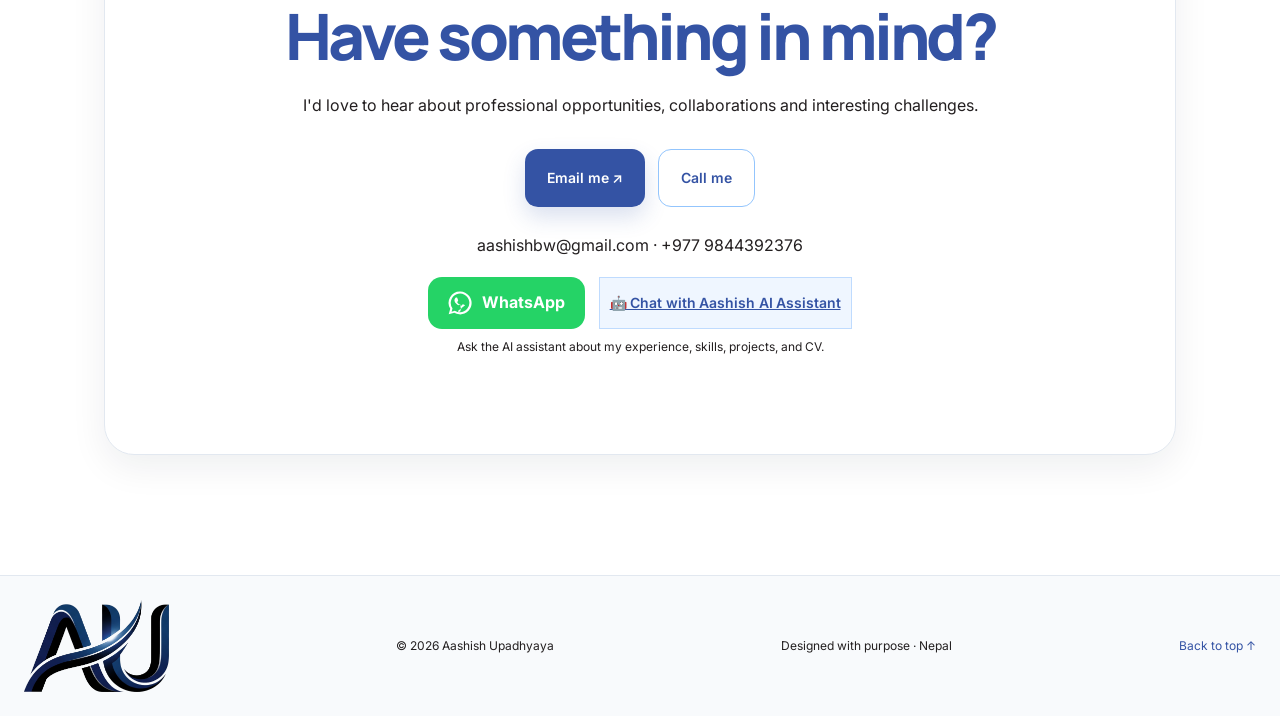
<file: index.html>
<!DOCTYPE html>

<html lang="en"><head><meta charset="utf-8"/><meta content="width=device-width, initial-scale=1" name="viewport"/><meta content="Aashish Upadhyaya — Support Manager, IT and technology professional in Nepal." name="description"/><title>Aashish Upadhyaya | Portfolio</title><link href="styles.css" rel="stylesheet"/><style>
/* Floating WhatsApp shortcut — self-contained in index.html */
.whatsapp-float{position:fixed;right:24px;bottom:24px;width:60px;height:60px;border-radius:50%;background:#25d366;color:#fff;display:flex;align-items:center;justify-content:center;z-index:9999;box-shadow:0 8px 28px rgba(37,211,102,.4);text-decoration:none;animation:wa-bob 3s ease-in-out infinite;transition:background .2s,scale .2s}
.whatsapp-float:hover{background:#1db954;scale:1.08}.whatsapp-float:focus-visible{outline:3px solid white;outline-offset:4px}.whatsapp-float svg{width:32px;height:32px;fill:currentColor}
@keyframes wa-bob{0%,100%{translate:0 0}50%{translate:0 -6px}}
@media(max-width:768px){.whatsapp-float{right:18px;bottom:18px;width:54px;height:54px}}
@media(prefers-reduced-motion:reduce){.whatsapp-float{animation:none}}
</style><style>
/* About Me — expanded biography */
.about-story .about-paragraph { margin: 1.1rem 0; line-height: 1.85; font-size: clamp(1rem, 1.25vw, 1.12rem); }
.about-story .about-paragraph strong { color: #f4f5ff; }
.about-philosophy { margin: 1.5rem 0 0; padding: 1.15rem 1.3rem; border-left: 3px solid #8b7bff; border-radius: 0 12px 12px 0; background: rgba(120,110,255,.10); color: #e6e8ff; line-height: 1.7; }
.about-philosophy strong { color: #a7b7ff; }
</style><style>
/* About section layout correction — self-contained in index.html */
#about .section-heading{max-width:1050px;margin-bottom:42px}
#about .about-grid{display:grid;grid-template-columns:minmax(260px,0.82fr) minmax(0,1.35fr);gap:clamp(28px,5vw,88px);align-items:start;width:100%;max-width:1120px;margin-inline:auto}
#about .about-visual{position:sticky;top:115px;min-width:0}
#about .about-photo{display:block;width:100%;height:auto;max-height:540px;aspect-ratio:4/5;object-fit:cover;object-position:center 30%;border-radius:24px;border:1px solid rgba(148,163,184,.24);box-shadow:0 22px 65px rgba(0,0,0,.26)}
#about .about-panel{position:static;width:100%;max-width:none;margin-top:20px;display:grid;grid-template-columns:1fr;gap:6px;padding:24px;border-radius:18px;transform:none}
#about .about-panel span:not(:first-child){margin-top:14px}
#about .about-copy{min-width:0;max-width:700px}
#about .about-copy-label{font-size:11px;letter-spacing:.18em;color:#91aaff;font-weight:700;margin:0 0 22px}
#about .about-copy .about-paragraph{font-size:clamp(15px,1.25vw,18px);line-height:1.85;margin:0 0 20px;max-width:none;width:auto}
#about .about-copy .about-paragraph:first-of-type{font-size:clamp(17px,1.5vw,21px);line-height:1.7;color:#eef2ff}
#about .about-philosophy{margin:30px 0 0;padding:23px 26px;border-left:3px solid #8b79ff;border-radius:0 14px 14px 0;background:rgba(113,94,230,.12);font-size:16px;line-height:1.7}
#about .about-philosophy strong{display:block;margin-bottom:6px;color:#b6aaff}
@media(max-width:800px){#about .about-grid{grid-template-columns:1fr;gap:28px}#about .about-visual{position:static;display:grid;grid-template-columns:minmax(0,1fr) minmax(0,1fr);gap:16px;align-items:stretch}#about .about-photo{height:100%;max-height:360px;min-height:250px}#about .about-panel{margin:0;padding:18px}#about .about-copy{max-width:none}}
@media(max-width:520px){#about .about-visual{grid-template-columns:1fr}#about .about-photo{height:340px;min-height:0;aspect-ratio:auto}#about .about-panel{grid-template-columns:1fr}#about .about-copy .about-paragraph{font-size:15px;line-height:1.75}#about .about-philosophy{padding:18px}}
</style><style>
/* About layout: readable copy left, portrait and details right */
#about .about-grid{display:grid;grid-template-columns:minmax(0,1.35fr) minmax(300px,.85fr);gap:clamp(28px,4vw,58px);align-items:start;max-width:1180px}
#about .about-copy{grid-column:1;grid-row:1;max-width:none;width:100%}
#about .about-visual{grid-column:2;grid-row:1;position:static;top:auto;display:flex;flex-direction:column;gap:16px;align-self:start}
#about .about-photo{width:100%;height:auto;max-height:500px;aspect-ratio:4/5;object-fit:cover;object-position:center 28%;margin:0}
#about .about-panel{position:static;transform:none;inset:auto;margin:0;width:100%;max-width:none;display:flex;flex-direction:column;gap:6px;padding:24px}
#about .about-panel span:not(:first-child){margin-top:12px}
#about .about-copy-label{margin-bottom:14px}
#about .about-copy .about-paragraph,#about .about-copy .body-large{margin:0 0 12px !important;padding:0 !important;line-height:1.65 !important;font-size:clamp(15px,1.1vw,17px) !important;max-width:none}
#about .about-copy .about-paragraph:first-of-type{font-size:clamp(16px,1.2vw,19px) !important;line-height:1.65 !important}
#about .about-philosophy{margin:18px 0 0;padding:18px 22px;line-height:1.55}
@media(max-width:850px){#about .about-grid{grid-template-columns:1fr;gap:24px}#about .about-copy,#about .about-visual{grid-column:1;grid-row:auto}#about .about-visual{display:grid;grid-template-columns:1fr 1fr;align-items:stretch}#about .about-photo{height:100%;max-height:370px;min-height:0;aspect-ratio:auto}#about .about-panel{height:100%}}
@media(max-width:560px){#about .about-visual{display:flex;flex-direction:column}#about .about-photo{height:auto;max-height:420px;aspect-ratio:4/5}#about .about-panel{height:auto}}
</style><style>
/* Modern White & Blue — self-contained theme override */
:root{color-scheme:light;--bg:#fff;--surface:#f8fafc;--card:#fff;--ink:#231f20;--muted:#231f20;--blue:#3453a4;--deep:#3453a4;--border:#e2e8f0}
html{scroll-behavior:smooth}body{background:#fff!important;color:var(--ink)!important}body::before,body::after{opacity:.12!important}
.glow{opacity:.14!important;filter:blur(100px)!important;pointer-events:none}.glow-a{background:#93c5fd!important}.glow-b{background:#bfdbfe!important}
.nav{background:rgba(255,255,255,.94)!important;border-bottom:1px solid var(--border)!important;box-shadow:0 3px 20px rgba(15,23,42,.04)!important;backdrop-filter:blur(18px)}
.brand,.nav nav a,.nav #links a,.menu{color:var(--ink)!important}.brand-icon{background:linear-gradient(135deg,#3453a4,#60a5fa)!important;color:#fff!important}.accent,.kicker,.about-copy-label{color:var(--blue)!important}
.nav-cta,.btn.primary{background:var(--blue)!important;color:#fff!important;border-color:var(--blue)!important;box-shadow:0 10px 22px rgba(52,83,164,.18)!important}.nav-cta:hover,.btn.primary:hover{background:var(--deep)!important}.btn.outline{background:#fff!important;color:var(--blue)!important;border:1px solid #93c5fd!important}
.hero,.section,.content-section,.contact-section{color:var(--ink)!important}.content-section:nth-of-type(even){background:#f8fafc!important}
h1,h2,h3,h4,.section-heading h2,.job-head h3,.skill-card h3,.edu-card h3,.contact-box h2{color:var(--ink)!important}
p,.lead,.intro,.body-large,.section-heading p,.job p,.skill-card p,.edu-card p,.contact-box p,.org,.contact-email,.about-copy .about-paragraph,.about-copy .about-paragraph:first-of-type{color:var(--muted)!important}
.gradient{background:linear-gradient(105deg,#3453a4,#3453a4,#3453a4)!important;-webkit-background-clip:text!important;background-clip:text!important;-webkit-text-fill-color:transparent!important;color:var(--blue)!important}
.eyebrow,.float-chip,.chips span,.tag,.edu-type,.mini-stats>div,.about-panel,.hero-card,.skill-card,.edu-card,.job-content,.contact-box,.blog-feature{background:#fff!important;color:var(--ink)!important;border:1px solid var(--border)!important;box-shadow:0 12px 36px rgba(15,23,42,.07)!important}
.hero-card{background:linear-gradient(155deg,#fff,#eff6ff)!important}.hero-card p,.hero-card h2,.status,.chips span,.float-chip,.mini-stats span,.mini-stats strong,.about-panel span,.about-panel strong,.job-content p,.edu-card small{color:var(--ink)!important}
.status,.tag-current{color:#047857!important}.pulse{background:#10b981!important}.orbit{border-color:rgba(52,83,164,.16)!important}.card-line{background:var(--border)!important}
.about-story .about-paragraph strong,.about-copy strong{color:var(--ink)!important}
.about-philosophy,#about .about-philosophy{background:#eff6ff!important;border-left:3px solid var(--blue)!important;color:var(--muted)!important} .about-philosophy strong,#about .about-philosophy strong{color:var(--blue)!important}
.about-photo,.hero-photo,.contact-photo{border-color:#dbeafe!important;box-shadow:0 16px 40px rgba(52,83,164,.1)!important}
.job-dot{background:var(--blue)!important;border-color:#dbeafe!important}.timeline::before{background:#bfdbfe!important}
.skill-icon{color:var(--blue)!important}.scroll-hint,.contact-email,.chat-note{color:var(--muted)!important}
.blog-feature{background:#fff!important;color:var(--ink)!important;border-color:#dbeafe!important}.blog-feature p{color:var(--muted)!important;opacity:1!important}.blog-feature strong{color:var(--blue)!important}.blog-feature:hover,.skill-card:hover,.edu-card:hover{border-color:#93c5fd!important;transform:translateY(-3px)}
.chat-link{background:#eff6ff!important;color:var(--blue)!important;border:1px solid #bfdbfe!important}
footer{background:#f8fafc!important;color:var(--muted)!important;border-top:1px solid var(--border)!important}footer a{color:var(--blue)!important}
a:focus-visible,button:focus-visible{outline:3px solid #60a5fa!important;outline-offset:3px}
@media(max-width:850px){#links{background:#fff!important;border:1px solid var(--border)!important;box-shadow:0 16px 40px rgba(15,23,42,.12)!important}#links a{color:var(--ink)!important}.nav{padding-inline:clamp(16px,4vw,32px)!important}}
@media(prefers-reduced-motion:reduce){*,*::before,*::after{scroll-behavior:auto!important}}
</style>
<!-- Aashish Upadhyaya | Manrope + Inter typography -->
<style id="aashish-typography">
@import url('https://fonts.googleapis.com/css2?family=Inter:wght@400;500;600;700;800&family=Manrope:wght@400;500;600;700;800&display=swap');

:root {
  --font-heading: 'Manrope', sans-serif;
  --font-body: 'Inter', sans-serif;
}
html { scroll-behavior: smooth; }
body {
  font-family: var(--font-body);
  font-size: 16px;
  font-weight: 400;
  line-height: 1.7;
  color: #231f20;
  -webkit-font-smoothing: antialiased;
  -moz-osx-font-smoothing: grayscale;
}
h1, h2, h3, h4, h5, h6 {
  font-family: var(--font-heading);
  color: #231f20;
  line-height: 1.2;
  letter-spacing: -0.8px;
}
h1 { font-size: clamp(42px, 5.5vw, 72px); font-weight: 800; letter-spacing: -2.5px; }
h2 { font-size: clamp(32px, 4vw, 46px); font-weight: 800; letter-spacing: -1.5px; }
h3 { font-size: 26px; font-weight: 700; }
h4 { font-size: 20px; font-weight: 700; }
.hero-title {
  font-family: var(--font-heading);
  font-size: clamp(44px, 5.5vw, 72px);
  font-weight: 800;
  line-height: 1.12;
  letter-spacing: -2.5px;
}
.hero-title .highlight { color: #3453a4; }
p {
  font-family: var(--font-body);
  font-size: 16px;
  font-weight: 400;
  line-height: 1.75;
  color: #231f20;
}
nav a { font-family: var(--font-body); font-size: 15px; font-weight: 500; letter-spacing: -0.2px; }
button, .btn, a.button {
  font-family: var(--font-body);
  font-size: 14px;
  font-weight: 600;
  letter-spacing: -0.1px;
}
.section-label, .eyebrow, small {
  font-family: var(--font-body);
  font-size: 12px;
  font-weight: 700;
  letter-spacing: 2px;
  text-transform: uppercase;
}
@media (max-width: 768px) {
  h1, .hero-title { font-size: clamp(38px, 9vw, 52px); letter-spacing: -1.8px; }
  h2 { font-size: 34px; letter-spacing: -1px; }
  p { font-size: 15px; }
}
</style>
<style id="role-rectangle-highlight">
/* Highlight the animated role only, not the "I work in" label. */
.hero-copy .type-row .role-highlight {
  display: inline-flex;
  align-items: center;
  vertical-align: middle;
  padding: 5px 14px;
  margin-left: 7px;
  border: 2px solid #3453a4;
  border-radius: 10px;
  background: #eff6ff;
  box-shadow: 0 4px 14px rgba(52, 83, 164, .09);
  color: #3453a4;
  max-width: 100%;
  box-sizing: border-box;
}
.hero-copy .type-row .role-highlight #type {
  color: #3453a4;
  font-weight: 800;
}
.hero-copy .type-row .role-highlight .cursor { color: #3453a4; }
@media (max-width: 768px) {
  .hero-copy .type-row .role-highlight {
    padding: 4px 10px;
    margin-left: 4px;
    border-radius: 8px;
  }
}
</style>
<link href="favicon.png" rel="icon" type="image/png"/><style>
/* Transparent AU branding — applies to homepage and blog */
.brand .brand-icon {
  display: inline-flex !important;
  align-items: center !important;
  justify-content: center !important;
  flex: 0 0 auto;
  width: 54px !important;
  height: 54px !important;
  padding: 0 !important;
  border: 0 !important;
  background: transparent !important;
  box-shadow: none !important;
  overflow: visible !important;
}
.brand .au-brand-image {
  display: block;
  width: 100%;
  height: 100%;
  object-fit: contain;
}
.au-footer-image {
  display: block;
  width: min(240px, 65vw);
  height: auto;
  object-fit: contain;
  margin: 0.5rem 1rem 0.5rem 0;
}
@media (max-width: 600px) {
  .brand .brand-icon { width: 42px !important; height: 42px !important; }
  .au-footer-image { width: 170px; }
}
</style><style>
/* 2026 consolidated fixes: navbar logo, readable hero cards, responsive layout */
.brand .brand-icon {width:64px!important;height:54px!important;min-width:64px!important;overflow:visible!important;background:transparent!important;border:0!important;border-radius:0!important;box-shadow:none!important;padding:0!important}
.brand .au-brand-image {width:100%!important;height:100%!important;object-fit:contain!important;display:block!important;filter:drop-shadow(0 2px 3px rgba(15,23,42,.12))}
.mini-stats {display:grid!important;grid-template-columns:repeat(3,minmax(0,1fr))!important;gap:14px!important;width:min(100%,540px)!important;max-width:100%!important;align-items:stretch!important;margin-top:32px!important}
.mini-stats>div {display:flex!important;flex-direction:column!important;align-items:flex-start!important;justify-content:center!important;min-width:0!important;min-height:104px!important;padding:18px 20px!important;border:1px solid #dbe5f2!important;border-radius:16px!important;background:#fff!important;box-shadow:0 10px 28px rgba(15,23,42,.06)!important}
.mini-stats strong {display:block!important;font-size:clamp(21px,2.1vw,27px)!important;line-height:1.2!important;white-space:normal!important}
.mini-stats span {display:block!important;font-size:13px!important;line-height:1.4!important;margin-top:6px!important;white-space:normal!important}
.hero-copy .type-row .role-highlight {display:inline-flex!important;align-items:center!important;vertical-align:middle!important;max-width:100%!important;min-height:1.5em!important;border:1px solid #bfdbfe!important;border-radius:12px!important;background:#eff6ff!important;padding:2px 12px!important;color:#3453a4!important;box-decoration-break:clone}
.blog-feature {background:linear-gradient(140deg,#fff,#eff6ff)!important;border:1px solid #dbeafe!important;color:#231f20!important;box-shadow:0 14px 38px rgba(15,23,42,.07)!important}
.blog-feature h3 {color:#231f20!important}.blog-feature p {color:#231f20!important;opacity:1!important}.blog-feature strong {color:#3453a4!important}
@media(max-width:650px){.brand .brand-icon{width:50px!important;min-width:50px!important;height:44px!important}.mini-stats{gap:9px!important}.mini-stats>div{min-height:88px!important;padding:12px 10px!important}.mini-stats strong{font-size:clamp(17px,4vw,22px)!important}.mini-stats span{font-size:11px!important}}
@media(max-width:360px){.mini-stats{grid-template-columns:1fr!important}.mini-stats>div{min-height:65px!important}}
</style><style>
/* Consistent AU branding: compact header, prominent aligned footer */
header.nav .brand { display:inline-flex!important;align-items:center!important;gap:10px!important; }
header.nav .brand .brand-icon { width:62px!important;min-width:62px!important;height:52px!important;display:inline-flex!important;align-items:center!important;justify-content:center!important;background:transparent!important;box-shadow:none!important;padding:0!important; }
header.nav .brand .au-brand-image { width:100%!important;height:100%!important;object-fit:contain!important; }
footer {display:flex!important;align-items:center!important;justify-content:space-between!important;gap:24px!important;flex-wrap:wrap!important;padding:24px max(24px,calc((100vw - 1300px)/2))!important;}
footer .au-footer-image {width:320px!important;max-width:100%!important;height:auto!important;margin:0!important;object-fit:contain!important;}
footer>span,footer>a {margin:0!important;}
@media(max-width:850px){footer {justify-content:center!important;text-align:center!important;gap:16px!important;}footer .au-footer-image {width:260px!important;}header.nav .brand .brand-icon {width:48px!important;min-width:48px!important;height:44px!important;}}
</style><style>
/* Smooth scroll entrance and looping expertise strip inspired by the supplied video */
.expertise-marquee{background:#3453a4;color:#f8fbff;overflow:hidden;padding:19px 0;position:relative;z-index:1;border-top:1px solid #243b61;border-bottom:1px solid #243b61}
.expertise-track{display:flex;align-items:center;gap:0;width:max-content;animation:au-marquee 30s linear infinite;will-change:transform}
.expertise-track span{font-family:var(--font-body,Inter,sans-serif);font-weight:750;font-size:13px;letter-spacing:2px;white-space:nowrap;padding:0 46px;color:#dce8ff}
.expertise-track span::first-letter{color:#62a5ff}
@keyframes au-marquee{to{transform:translateX(-50%)}}
.au-scroll-animate{transition:opacity .75s ease,transform .75s cubic-bezier(.2,.7,.2,1);}
.au-scroll-animate.au-waiting{opacity:0;transform:translateY(34px)}
.au-scroll-animate.au-in-view{opacity:1;transform:translateY(0)}
@media(max-width:768px){.expertise-marquee{padding:15px 0}.expertise-track span{font-size:11px;padding:0 28px}}
@media(prefers-reduced-motion:reduce){.expertise-track{animation:none}.au-scroll-animate{transition:none!important}.au-scroll-animate.au-waiting{opacity:1;transform:none}}
</style>
<style>/* Single AU monogram across site */
header.nav .brand .brand-icon{width:66px!important;height:58px!important;min-width:66px!important;background:transparent!important}
header.nav .brand .au-brand-image{width:100%!important;height:100%!important;object-fit:contain!important}
footer .au-footer-image{width:145px!important;max-width:100%!important;height:auto!important;object-fit:contain!important}
@media(max-width:650px){header.nav .brand .brand-icon{width:49px!important;height:45px!important;min-width:49px!important}footer .au-footer-image{width:110px!important}}
</style><link rel="stylesheet" href="./orange-accent.css" />
<style id="au-nonfloating-contact">
/* WhatsApp and AI Chat are shown only inside the Contact section. */
.au-contact-actions{display:flex;flex-wrap:wrap;justify-content:center;align-items:center;gap:14px;margin:18px auto 8px}
.au-contact-actions .au-whatsapp-inline{display:inline-flex;align-items:center;justify-content:center;gap:10px;position:static!important;inset:auto!important;width:auto!important;height:auto!important;min-height:52px;padding:12px 20px;border-radius:14px;background:#25d366;color:white;box-shadow:none;animation:none;translate:none!important;scale:1!important;text-decoration:none;font-weight:700}
.au-contact-actions .au-whatsapp-inline::after{content:'WhatsApp';font-size:16px}
.au-contact-actions .au-whatsapp-inline svg{width:24px;height:24px;fill:currentColor}
.au-contact-actions #chatButton{position:static!important;inset:auto!important;margin:0;min-height:52px}
/* Keep the Botpress launcher fully inside the mobile viewport. */
#bp-web-widget-container, #bp-web-widget-container iframe,
.bpFab, .bp-fab, .bpWebchatFab, .bp-webchat-fab,
[data-testid="bp-webchat-fab"], [data-testid="webchat-fab"] {
  max-width: calc(100vw - 32px);
}
.bpFab, .bp-fab, .bpWebchatFab, .bp-webchat-fab,
[data-testid="bp-webchat-fab"], [data-testid="webchat-fab"] {
  position: fixed !important;
  right: 16px !important;
  bottom: 16px !important;
  left: auto !important;
  top: auto !important;
  width: 56px !important;
  height: 56px !important;
  transform: none !important;
}
/* Botpress chat is opened on demand from the Contact button, not as a floating launcher. */
#bp-web-widget-container button[aria-label*="chat" i],
.bpFab, .bp-fab, .bpWebchatFab, .bp-webchat-fab,
[data-testid="bp-webchat-fab"], [data-testid="webchat-fab"]{display:none!important}
@media(max-width:600px){.au-contact-actions{flex-direction:column}.au-contact-actions>*{width:min(100%,340px);box-sizing:border-box}}
</style><style id="degree-icons">
#education .degree-card-heading{display:flex;align-items:center;gap:16px;margin-bottom:22px;min-width:0}
#education .degree-icon{display:flex;flex:0 0 56px;align-items:center;justify-content:center;width:56px;height:56px;margin:0;border:1px solid #dbeafe;border-radius:16px;color:#3453a4;background:linear-gradient(145deg,#eff6ff,#e8f0ff)}
#education .degree-icon svg{display:block;width:30px;height:30px}
#education .degree-card-heading .edu-type{display:inline-block;margin:0;line-height:1.5}
@media(max-width:600px){#education .degree-card-heading{gap:14px;margin-bottom:18px}#education .degree-icon{flex-basis:50px;width:50px;height:50px;border-radius:14px}#education .degree-icon svg{width:27px;height:27px}}
</style><style id="mini-stats-colors">
#home .mini-stats>div{background:linear-gradient(135deg,#eb7124,#eb7124)!important;border-color:#eb7124!important;box-shadow:0 10px 24px #9a34121a!important}
#home .mini-stats>div:nth-child(2){background:linear-gradient(135deg,#3453a4,#3453a4)!important;border-color:#3453a4!important;box-shadow:0 10px 24px #2563eb20!important}
#home .mini-stats>div strong,#home .mini-stats>div span{color:#fff!important;opacity:1!important}
</style><link rel="stylesheet" href="/brand-colors.css?v=20261101-brand1"></head><body><div class="glow glow-a"></div><div class="glow glow-b"></div><header class="nav"><a class="brand" href="#home"><span class="brand-icon"><img alt="AU logo" class="au-brand-image" src="au-logo.png"/></span></a><button aria-expanded="false" aria-label="Toggle menu" class="menu" id="menu">☰</button><nav id="links"><a href="#about">About</a><a href="#experience">Experience</a><a href="#skills">Skills</a><a href="#education">Education</a><a href="#blog">Blog</a><a href="#contact">Contact</a></nav><a class="nav-cta" download="" href="./Aashish_Upadhyaya_CV.pdf">Download CV ↗</a></header><main><section class="hero section" id="home"><div class="hero-copy reveal"><div class="eyebrow"><span class="pulse"></span> Available for professional connections</div><p class="intro">Hello, I'm</p><h1>Aashish<br/><span class="gradient">Upadhyaya.</span></h1><p class="type-row">I work in <span class="role-highlight"><span id="type"></span><span class="cursor">|</span></span></p><p class="lead">Support Manager and multidisciplinary technology professional with experience across IT operations, technical support, finance and business systems.</p><div class="actions"><a class="btn primary" href="#experience">Explore my experience <span>↗</span></a><a class="btn outline" href="#contact">Let's connect</a></div><div class="mini-stats"><div><strong>IT</strong><span>Operations</span></div><div><strong>Tech</strong><span>Support</span></div><div><strong>Finance</strong><span>&amp; Systems</span></div></div></div><div class="hero-visual reveal"><div class="orbit orbit-one"></div><div class="orbit orbit-two"></div><div class="hero-card"><img alt="Aashish Upadhyaya working at a laptop" class="avatar hero-photo" loading="eager" src="./hero-profile.jpg"/><div class="status"><span class="pulse"></span> CURRENT ROLE</div><h2>Support Manager</h2><p>Devanasoft Pvt. Ltd.</p><div class="card-line"></div><div class="chips"><span>Technology</span><span>Leadership</span><span>Support</span></div></div><div class="float-chip chip-top">✦ Problem solver</div><div class="float-chip chip-bottom">⚡ IT &amp; Business</div></div><a class="scroll-hint" href="#about">SCROLL TO EXPLORE ↓</a></section><div class="expertise-marquee" aria-label="Professional expertise"><div class="expertise-track" aria-hidden="true"><span>✦ IT OPERATIONS</span><span>✦ TECHNICAL SUPPORT</span><span>✦ COMPUTER NETWORKING</span><span>✦ BUSINESS SYSTEMS</span><span>✦ PROBLEM SOLVING</span><span>✦ IT OPERATIONS</span><span>✦ TECHNICAL SUPPORT</span><span>✦ COMPUTER NETWORKING</span><span>✦ BUSINESS SYSTEMS</span><span>✦ PROBLEM SOLVING</span></div></div><section class="section content-section" id="about"><div class="section-heading reveal"><span class="kicker">ABOUT</span><h2>Where technology meets <span class="gradient">business.</span></h2></div><div class="about-grid"><div class="about-copy"><div class="about-copy-label">SUPPORT MANAGER  /  IT PROFESSIONAL</div><p class="body-large reveal about-paragraph">Hi, I'm <strong>Aashish Upadhyaya</strong>, an IT professional and Support Manager with a strong background in IT support, computer networking, software troubleshooting, and technology-driven business operations.</p><p class="body-large reveal about-paragraph">With experience across cooperative banking, financial services, education, and IT service management, I specialize in troubleshooting technical issues, supporting business applications, maintaining IT systems, and helping organizations operate more efficiently through technology.</p><p class="body-large reveal about-paragraph">My professional journey has allowed me to work across technical support, IT department management, finance and technical operations, and banking environments. I enjoy solving complex problems, learning new technologies, and finding practical solutions that connect technical requirements with real business needs.</p><p class="body-large reveal about-paragraph">My technical skill set includes computer hardware and maintenance, networking, software support, Microsoft Office applications, and website development, supported by my CCNA and hardware repair knowledge.</p><p class="body-large reveal about-paragraph">I believe technology is most valuable when it simplifies work, improves reliability, and creates meaningful results. My goal is to continue growing as an IT professional while contributing to innovative solutions that help businesses become more efficient, secure, and technology-driven.</p><p class="about-philosophy reveal"><strong>My Philosophy: </strong>Where technology meets business, possibilities become solutions.</p></div><div class="about-visual reveal"><img alt="Aashish Upadhyaya in a formal suit" class="about-photo reveal" loading="lazy" src="./about-profile.jpg"/><div class="about-panel reveal"><span>BASED IN</span><strong>Kathmandu, Nepal</strong><span>FOCUS</span><strong>Support • IT • Operations</strong><span>OPEN TO</span><strong>Professional collaboration</strong></div></div></div></section><section class="section content-section" id="experience"><div class="section-heading reveal"><span class="kicker">CAREER</span><h2>Experience that <span class="gradient">delivers.</span></h2><p>Roles and internships listed in my curriculum vitae. Dates are shown where available.</p></div><div class="timeline"><article class="job reveal"><div class="job-dot"></div><div class="job-content"><div class="job-head"><h3>Support Manager</h3><span class="tag tag-current">Current</span></div><p class="org">Devanasoft Pvt. Ltd. · Gatthaghar, Kathmandu</p><p>Technical support, customer issue resolution and operational coordination.</p></div></article><article class="job reveal"><div class="job-dot"></div><div class="job-content"><div class="job-head"><h3>Finance &amp; Technical Head</h3><span class="tag">2+ years</span></div><p class="org">Abroad Education Consultancy Services Pvt. Ltd. · Bagbazar, Kathmandu</p></div></article><article class="job reveal"><div class="job-dot"></div><div class="job-content"><div class="job-head"><h3>Head of IT Department</h3><span class="tag">4+ years</span></div><p class="org">Royal Multipurpose Cooperative Society · Basundhara, Kathmandu</p></div></article><article class="job reveal"><div class="job-dot"></div><div class="job-content"><div class="job-head"><h3>IT Intern</h3><span class="tag">3 months</span></div><p class="org">Muktinath Bikas Bank · Corporate Office, Kamaladi</p></div></article><article class="job reveal"><div class="job-dot"></div><div class="job-content"><div class="job-head"><h3>Banking Intern</h3><span class="tag">7 months</span></div><p class="org">Agricultural Development Bank Ltd. · Ishworpur, Sarlahi</p></div></article><article class="job reveal"><div class="job-dot"></div><div class="job-content"><div class="job-head"><h3>Computer Incharge &amp; IT Technical Head</h3><span class="tag">5 years</span></div><p class="org">Ideal Co-Ed. Academy · Lalbandi, Sarlahi</p></div></article><article class="job reveal"><div class="job-dot"></div><div class="job-content"><div class="job-head"><h3>Junior Assistant &amp; Remittance Officer</h3><span class="tag">2 years</span></div><p class="org">Shree Phooljor Baba Saving &amp; Credit Cooperative Society · Sarlahi</p></div></article></div></section><section class="section content-section" id="skills"><div class="section-heading reveal"><span class="kicker">EXPERTISE</span><h2>My professional <span class="gradient">toolkit.</span></h2></div><div class="skills-grid"><div class="skill-card reveal"><span class="skill-icon">⌘</span><h3>IT &amp; Networking</h3><p>Networking, CCNA knowledge, computer hardware repair and troubleshooting.</p></div><div class="skill-card reveal"><span class="skill-icon">⚙</span><h3>Systems &amp; Support</h3><p>Software operations, banking systems, school management software and user support.</p></div><div class="skill-card reveal"><span class="skill-icon">▤</span><h3>Office Productivity</h3><p>Microsoft Word, Excel, PowerPoint, email and internet tools.</p></div><div class="skill-card reveal"><span class="skill-icon">✦</span><h3>Creative &amp; Web</h3><p>Website development, Photoshop, CorelDRAW, PageMaker and FreeHand.</p></div><div class="skill-card reveal"><span class="skill-icon">↗</span><h3>Business Operations</h3><p>Financial operations, remittance, IT administration and cross-functional coordination.</p></div><div class="skill-card reveal"><span class="skill-icon">◎</span><h3>Team Support</h3><p>Technical leadership, service coordination and practical problem-solving.</p></div></div></section><section class="section content-section" id="education"><div class="section-heading reveal"><span class="kicker">EDUCATION</span><h2>Foundations for <span class="gradient">growth.</span></h2></div><div class="edu-grid"><div class="edu-card reveal"><div class="degree-card-heading"><span class="degree-icon" aria-hidden="true"><svg viewBox="0 0 24 24" fill="none" stroke="currentColor" stroke-width="1.7" stroke-linecap="round" stroke-linejoin="round" focusable="false"><path d="m2 9 10-5 10 5-10 5L2 9Z"/><path d="M6 11v6c3.5 2.7 8.5 2.7 12 0v-6M22 9v7"/></svg></span><span class="edu-type">BACHELOR'S</span></div><h3>Bachelor in Business Studies (BBS)</h3><p>Shree Narayan Multiple Campus · Ishworpur, Sarlahi</p><small>Accountancy · Economics · Business Statistics · Management</small></div><div class="edu-card reveal"><div class="degree-card-heading"><span class="degree-icon" aria-hidden="true"><svg viewBox="0 0 24 24" fill="none" stroke="currentColor" stroke-width="1.7" stroke-linecap="round" stroke-linejoin="round" focusable="false"><path d="M12 6C9 4 5 4 2 5v15c3-1 7-1 10 1 3-2 7-2 10-1V5c-3-1-7-1-10 1Zm0 0v15"/><path d="M5 9h3M5 13h3M16 9h3M16 13h3"/></svg></span><span class="edu-type">HIGHER SECONDARY</span></div><h3>Intermediate (+2)</h3><p>Shree Narayan Multiple Campus · Ishworpur, Sarlahi</p><small>Business Studies · Accountancy · Economics · Business Mathematics</small></div><div class="edu-card reveal"><div class="degree-card-heading"><span class="degree-icon" aria-hidden="true"><svg viewBox="0 0 24 24" fill="none" stroke="currentColor" stroke-width="1.7" stroke-linecap="round" stroke-linejoin="round" focusable="false"><path d="m4 9 8-6 8 6v12H4V9ZM9 21v-6h6v6M8 10h.01M16 10h.01M12 9v2"/></svg></span><span class="edu-type">SECONDARY</span></div><h3>School Leaving Certificate (SLC)</h3><p>Gyanodaya Secondary English School · Ishworpur, Sarlahi</p><small>General education</small></div></div></section><section class="section content-section" id="blog"><div class="section-heading reveal"><span class="kicker">INSIGHTS</span><h2>Ideas from the <span class="gradient">field.</span></h2><p>Practical insights on technology and professional growth.</p></div><a class="blog-feature reveal" href="./blog.html" style="display:block;text-decoration:none;color:inherit;background:rgba(24,32,59,.84);border:1px solid rgba(132,154,255,.25);border-radius:22px;padding:clamp(24px,4vw,44px);max-width:860px;transition:transform .25s,border-color .25s"><span class="kicker">IT CAREER DEVELOPMENT · BLOG</span><h3 style="font-size:clamp(1.5rem,3vw,2.2rem);margin:16px 0">How to Build a Successful Career in IT From Zero</h3><p style="opacity:.78;line-height:1.7">A complete beginner’s roadmap covering IT support, networking, Linux, cloud, cybersecurity, certifications and practical projects.</p><strong style="display:inline-block;margin-top:20px;color:#83c8ff">Read article ↗</strong></a></section><section class="section contact-section" id="contact"><div class="contact-box reveal"><img alt="Professional headshot of Aashish Upadhyaya" class="contact-photo" loading="lazy" src="./formal-profile.jpg"/><span class="kicker">LET'S TALK</span><h2>Have something in <span class="gradient">mind?</span></h2><p>I'd love to hear about professional opportunities, collaborations and interesting challenges.</p><div class="actions center"><a class="btn primary" href="mailto:aashishbw@gmail.com">Email me ↗</a><a class="btn outline" href="tel:+9779844392376">Call me</a></div><p class="contact-email">aashishbw@gmail.com · +977 9844392376</p><div class="au-contact-actions"><a aria-label="Chat with Aashish on WhatsApp" class="btn au-whatsapp-inline" href="https://wa.me/9779844392376?text=Hello%20Aashish%2C%20I%20recently%20visited%20your%20portfolio%20website%20and%20would%20like%20to%20connect%20with%20you%20to%20discuss%20a%20potential%20opportunity%20or%20inquiry." rel="noopener noreferrer" target="_blank" title="Chat on WhatsApp">
<svg aria-hidden="true" viewbox="0 0 32 32" xmlns="http://www.w3.org/2000/svg"><path d="M16 .8A15.1 15.1 0 0 0 3 23.7L.9 31l7.5-2A15.2 15.2 0 1 0 16 .8zm0 27.5a12.3 12.3 0 0 1-6.3-1.7l-.5-.3-4.4 1.2 1.2-4.3-.3-.5A12.4 12.4 0 1 1 16 28.3zm6.8-9.3c-.4-.2-2.2-1.1-2.6-1.2-.3-.1-.6-.2-.8.2-.3.4-1 1.2-1.2 1.4-.2.2-.4.3-.8.1-.4-.2-1.6-.6-3-1.9-1.1-1-1.9-2.2-2.1-2.6-.2-.4 0-.6.2-.8l.6-.7c.2-.2.3-.4.4-.7.1-.2 0-.5 0-.7-.1-.2-.8-2-1.1-2.7-.3-.7-.6-.6-.8-.6h-.7c-.3 0-.7.1-1 .5s-1.3 1.3-1.3 3.1 1.3 3.6 1.5 3.6 3.6 5 5.1 2 1.4 3.6 1.9 4.8 2.1.7.1 1.4.1 2-.1.6-.2 2.2-.9 2.5-1.8.3-.9.3-1.7.2-1.8-.1-.2-.3-.3-.7-.5z"></path></svg>
</a><button class="chat-link" id="chatButton" type="button">💬 Open live chat</button></div><p class="chat-note" id="chatNote">Chat with me directly using the live-chat assistant.</p></div></section></main><footer><img alt="AU logo" class="au-footer-image" src="au-logo.png"/><span>© <span id="year"></span> Aashish Upadhyaya</span><span>Designed with purpose · Nepal</span><a href="#home">Back to top ↑</a></footer><script src="script.js"></script><!-- Floating WhatsApp contact -->

<style>
/* Site-owned chat launcher: consistent position on every viewport. */
#au-fixed-chat {
  position: fixed !important;
  right: max(16px, env(safe-area-inset-right)) !important;
  bottom: max(20px, env(safe-area-inset-bottom)) !important;
  left: auto !important;
  top: auto !important;
  width: 56px !important;
  height: 56px !important;
  border: 0;
  border-radius: 50%;
  background: #3453a4;
  color: white;
  box-shadow: 0 6px 20px rgba(18,48,110,.22);
  z-index: 2147483000;
  display: grid;
  place-items: center;
  cursor: pointer;
  padding: 0;
  transform: none !important;
}
#au-fixed-chat svg { width: 27px; height: 27px; fill: currentColor; }
@media (max-width: 600px) { #au-fixed-chat { width: 52px !important; height: 52px !important; } }
</style>
<button id="au-fixed-chat" type="button" aria-label="Open AI chat" title="Chat with Aashish AI">
<svg viewBox="0 0 24 24" aria-hidden="true"><path d="M4 3h16a2 2 0 0 1 2 2v11a2 2 0 0 1-2 2H9l-5 4v-4a2 2 0 0 1-2-2V5a2 2 0 0 1 2-2zm2 6v2h12V9H6zm0 4v2h8v-2H6z"/></svg>
</button>
<script>
(function(){
  const launcher = document.getElementById('au-fixed-chat');
  let chatOpened = false;
  function suppressNative(){
    if(chatOpened) return;
    if(window.botpress && typeof window.botpress.hide === 'function') window.botpress.hide();
  }
  function bindBotpress(){
    if(!window.botpress || typeof window.botpress.on !== 'function') return false;
    window.botpress.on('webchat:ready', suppressNative);
    window.botpress.on('webchat:opened', function(){ chatOpened = true; });
    window.botpress.on('webchat:closed', function(){ chatOpened = false; suppressNative(); });
    suppressNative();
    return true;
  }
  launcher.addEventListener('click', function(){
    if(!window.botpress) return;
    if(typeof window.botpress.show === 'function') window.botpress.show();
    if(typeof window.botpress.open === 'function') window.botpress.open();
  });
  if(!bindBotpress()){
    let attempts = 0;
    const timer = setInterval(function(){
      if(bindBotpress() || ++attempts > 60) clearInterval(timer);
    }, 500);
  }
})();
</script>
<!-- Botpress AI assistant for Aashish Upadhyaya -->
<style>
/* Leave space for the Botpress chat launcher above the WhatsApp button. */
.whatsapp-float { bottom: 108px !important; }
@media (max-width:768px) { .whatsapp-float { bottom: 104px !important; } }
</style>
<script src="https://cdn.botpress.cloud/webchat/v5.0/inject.js"></script>
<script defer="" src="https://files.bpcontent.cloud/2026/10/30/05/20261030054822-B5GBYC0L.js"></script>
<script>
(function () {
  var button = document.getElementById('chatButton');
  var note = document.getElementById('chatNote');
  if (button) {
    button.textContent = '🤖 Chat with Aashish AI Assistant';
    button.addEventListener('click', function (event) {
      event.preventDefault();
      event.stopImmediatePropagation();
      if (window.botpress && typeof window.botpress.open === 'function') {
        window.botpress.open();
      } else if (note) {
        note.textContent = 'AI chat is loading. Please try again in a moment.';
      }
    }, true);
  }
  if (note) note.textContent = 'Ask the AI assistant about my experience, skills, projects, and CV.';
})();
</script>
<script>
(function(){
  const targets=document.querySelectorAll('.section-heading, .job, .skill-card, .edu-card, .about-copy > p, .about-visual, .blog-feature, .contact-box');
  if(!('IntersectionObserver' in window)||window.matchMedia('(prefers-reduced-motion: reduce)').matches)return;
  const observer=new IntersectionObserver((entries)=>{entries.forEach(entry=>{if(entry.isIntersecting){entry.target.classList.remove('au-waiting');entry.target.classList.add('au-in-view');observer.unobserve(entry.target);}})},{threshold:.08,rootMargin:'0px 0px 20px 0px'});
  targets.forEach((el,i)=>{el.classList.add('au-scroll-animate');if(el.getBoundingClientRect().top>window.innerHeight-20){el.classList.add('au-waiting');observer.observe(el)}else{el.classList.add('au-in-view')}});
})();
</script><script src="site-config.js"></script><script src="site-content.js?v=20261031-images1"></script><script src="site-enhancements.js"></script></body></html>
</file>
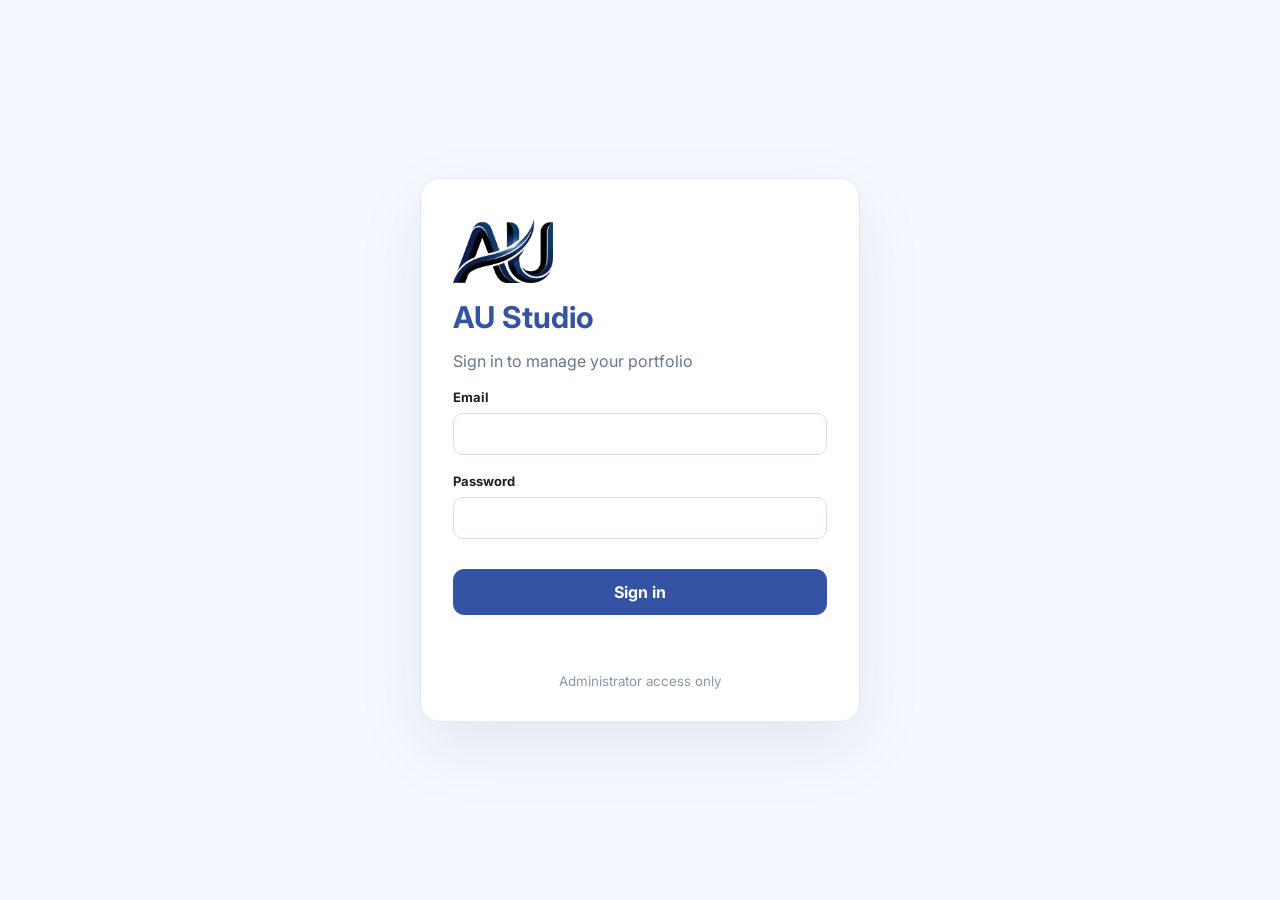
<file: admin/index.html>
<!doctype html><html lang="en"><head><meta charset="utf-8"><meta name="viewport" content="width=device-width,initial-scale=1"><title>AU Studio · Admin</title><link rel="icon" href="/favicon.png"><link rel="stylesheet" href="/admin/admin.css?v=20261101-brand1"><style>/* Critical fallback if external CSS is delayed or cached */html,body{margin:0;max-width:100%;overflow-x:hidden}*,*::before,*::after{box-sizing:border-box}#login{min-height:100vh;display:grid;place-items:center;padding:20px;background:#f5f8fe}#login .login-card{width:min(440px,100%);padding:32px;background:#fff;border-radius:20px}#login .login-logo{display:block;width:100px!important;height:80px!important;max-width:100px!important;max-height:80px!important;object-fit:contain!important}.sidebar .identity img{width:56px!important;height:50px!important;max-width:56px!important;object-fit:contain!important}.hidden{display:none!important}#app:not(.hidden)~#login{display:none}</style><link rel="stylesheet" href="/brand-colors.css?v=20261101-brand1"></head><body>
<div id="login" class="login-screen"><form id="loginForm" class="login-card"><img src="/au-logo.png" alt="AU" class="login-logo"><h1>AU Studio</h1><p>Sign in to manage your portfolio</p><label>Email<input id="email" type="email" autocomplete="username" required></label><label>Password<input id="password" type="password" autocomplete="current-password" required></label><button class="primary" type="submit">Sign in</button><p id="loginError" class="error" role="alert"></p><small>Administrator access only</small></form></div>
<div id="app" class="app hidden"><aside class="sidebar"><a class="identity" href="../" target="_blank"><img src="/au-logo.png" alt="AU"><span>AU <b>Studio</b><small>Portfolio manager</small></span></a><nav><button data-tab="dashboard" class="active">◫ <span>Dashboard</span></button><button data-tab="editor">✎ <span>Visual editor</span></button><button data-tab="content">▤ <span>Content manager</span></button><button data-tab="media">▧ <span>Media & CV</span></button><button data-tab="blogs">✍ <span>Blog manager</span></button><button data-tab="seo">⌕ <span>SEO settings</span></button><button data-tab="analytics">▥ <span>Analytics</span></button><button data-tab="settings">⚙ <span>Settings</span></button></nav><div class="sidebar-bottom"><span id="userEmail"></span><button id="logout">↪ Sign out</button></div></aside>
<div class="main"><header class="topbar"><button id="mobileNav" aria-label="Toggle sidebar">☰</button><div><span class="breadcrumb">Aashish Upadhyaya / <b id="tabTitle">Dashboard</b></span><p>Manage your website in one place.</p></div><div class="top-actions"><span id="saveStatus">Ready</span><button id="save" class="primary">Publish changes ↗</button></div></header>
<div id="dashboard" class="panel"><div class="welcome"><span class="pill">YOUR WEBSITE CONTROL CENTER</span><h1>Welcome to AU Studio</h1><p>Update your portfolio content and preview edits before publishing.</p><button class="primary" data-open="editor">Open visual editor →</button></div><div class="stat-grid"><div class="stat"><span>Editable fields</span><strong id="fieldCount">0</strong><small>Across your portfolio</small></div><div class="stat"><span>Publishing</span><strong>Live</strong><small>Database-backed content</small></div><div class="stat"><span>Website</span><strong>Online</strong><small><a href="../" target="_blank">View public website ↗</a></small></div></div><div class="info"><h2>How publishing works</h2><p>Choose Visual editor, click a section in the preview or select it in the left panel, edit its text or image URL, then click <b>Publish changes</b>. Your live website fetches the published values automatically.</p></div></div>
<div id="editor" class="panel hidden"><div class="editor-layout"><section class="editor-controls" style="display:none"><div class="section-top"><h2>Visual editor</h2><span class="pill">DRAFT</span></div><p class="hint">Tap text directly in the preview to edit it.</p><label>Page section<select id="fieldSelect"></select></label><label id="editLabel">Content<textarea id="fieldValue" rows="7" placeholder="Select an editable field"></textarea></label><div class="editor-buttons"><button id="applyPreview" class="secondary">Update preview</button><button id="resetField" class="ghost">Reset field</button></div><p class="hint">Changes stay in your draft until you publish.</p></section><section class="preview-wrap"><div class="preview-bar"><strong>Click text or images to edit · Preview before publishing</strong><div><button id="desktopView" class="small active">Desktop</button><button id="mobileView" class="small">Mobile</button><button id="reloadPreview" class="small">↻</button></div></div><div class="frame-holder"><iframe id="preview" title="Website preview" src="../index.html?au_preview=1"></iframe></div></section></div></div>
<div id="content" class="panel hidden"><div class="page-heading"><h1>Content manager</h1><p>Edit the text displayed on your public website.</p></div><div id="contentFields" class="content-grid"></div></div>
<div id="media" class="panel hidden"><div class="page-heading"><h1>Media & CV</h1><p>Replace your photos and logos below. Upload a file or paste its URL, preview the draft, then publish when ready.</p></div><div class="info"><h2>Upload a file</h2><p>Recommended: images under 3 MB and PDF documents under 10 MB. Uploads require your administrator login.</p><label for="fileUpload">Choose an image or PDF</label><input type="file" id="fileUpload" accept="image/png,image/jpeg,image/webp,application/pdf"><button id="uploadBtn" class="primary">Upload file</button><p id="uploadResult" class="hint"></p></div><div class="info"><h2>Quick assign uploaded file</h2><label>Destination<select id="mediaTarget" class="au-input"><option value="hero_photo">Hero photo</option><option value="about_photo">About photo</option><option value="contact_photo">Contact photo</option><option value="header_logo">Header logo</option><option value="footer_logo">Footer logo</option><option value="cv_link">Download CV</option></select></label><p class="hint">Choose a destination before uploading. Upload will set the draft URL; click Publish changes to make it live.</p></div><div id="mediaFields" class="content-grid"></div></div>
<div id="blogs" class="panel hidden"><div class="page-heading"><h1>Blog manager</h1><p>Create, edit and publish posts. Posts appear on the new Articles page.</p></div><div class="info"><h2>Post editor</h2><input id="postId" type="hidden"><label>Title<input id="postTitle" class="au-input" maxlength="180"></label><label>Summary<textarea id="postSummary" class="au-input" rows="3"></textarea></label><label>Article body (plain text; paragraphs supported)<textarea id="postBody" class="au-input" rows="12"></textarea></label><label>Slug<input id="postSlug" class="au-input" placeholder="my-article"></label><label><input id="postPublished" type="checkbox"> Published</label><div class="editor-buttons"><button id="postSave" class="primary">Save post</button><button id="postNew" class="secondary">New post</button></div><p id="postStatus" class="hint"></p></div><div class="info"><h2>Your posts</h2><div id="postList">Loading…</div><p><a href="../articles.html" target="_blank">View public articles ↗</a></p></div></div>
<div id="seo" class="panel hidden"><div class="page-heading"><h1>SEO settings</h1><p>Manage homepage metadata and social sharing. Save using Publish changes.</p></div><div class="info"><label>Page title<input id="seoTitle" class="au-input" maxlength="65"></label><label>Meta description<textarea id="seoDescription" class="au-input" maxlength="160" rows="3"></textarea></label><label>Social share image (absolute HTTPS URL)<input id="seoImage" class="au-input" placeholder="https://..."></label><label>Canonical URL<input id="seoCanonical" class="au-input" placeholder="https://..."></label><p class="hint">These values are applied in the browser. For reliable social previews and search indexing, also update static HTML metadata or use server-rendered metadata.</p></div></div>
<div id="analytics" class="panel hidden"><div class="page-heading"><h1>Website analytics</h1><p>Anonymous pageview counts from your own website. No cookies or personal identifiers.</p></div><div class="stat-grid"><div class="stat"><span>Last 7 days</span><strong id="views7">—</strong></div><div class="stat"><span>Last 30 days</span><strong id="views30">—</strong></div><div class="stat"><span>Total recorded views</span><strong id="viewsAll">—</strong></div></div><div class="info"><h2>Popular pages</h2><div id="popularPages">Loading…</div><button id="refreshAnalytics" class="secondary">Refresh analytics</button></div></div><div id="settings" class="panel hidden"><div class="page-heading"><h1>Settings</h1><p>Site connection, access, and publishing details.</p></div><div class="info"><h2>Connection</h2><p id="connectionStatus"></p><p>Authentication and database permissions are enforced by Supabase. Only allowlisted administrators can publish changes.</p><h2>Safety</h2><p>Never place a service-role key or password in public JavaScript. Configure the public project URL and publishable/anon key in <code>site-config.js</code>.</p></div></div>
</div></div><script src="/site-config.js"></script><script src="/site-content.js?v=20261101-brand1"></script><script src="/admin/admin.js?v=20261101-brand1"></script><script src="/admin/upgrade.js?v=20261101-brand1"></script><script src="/admin/media.js?v=20261101-brand1"></script></body></html>
</file>
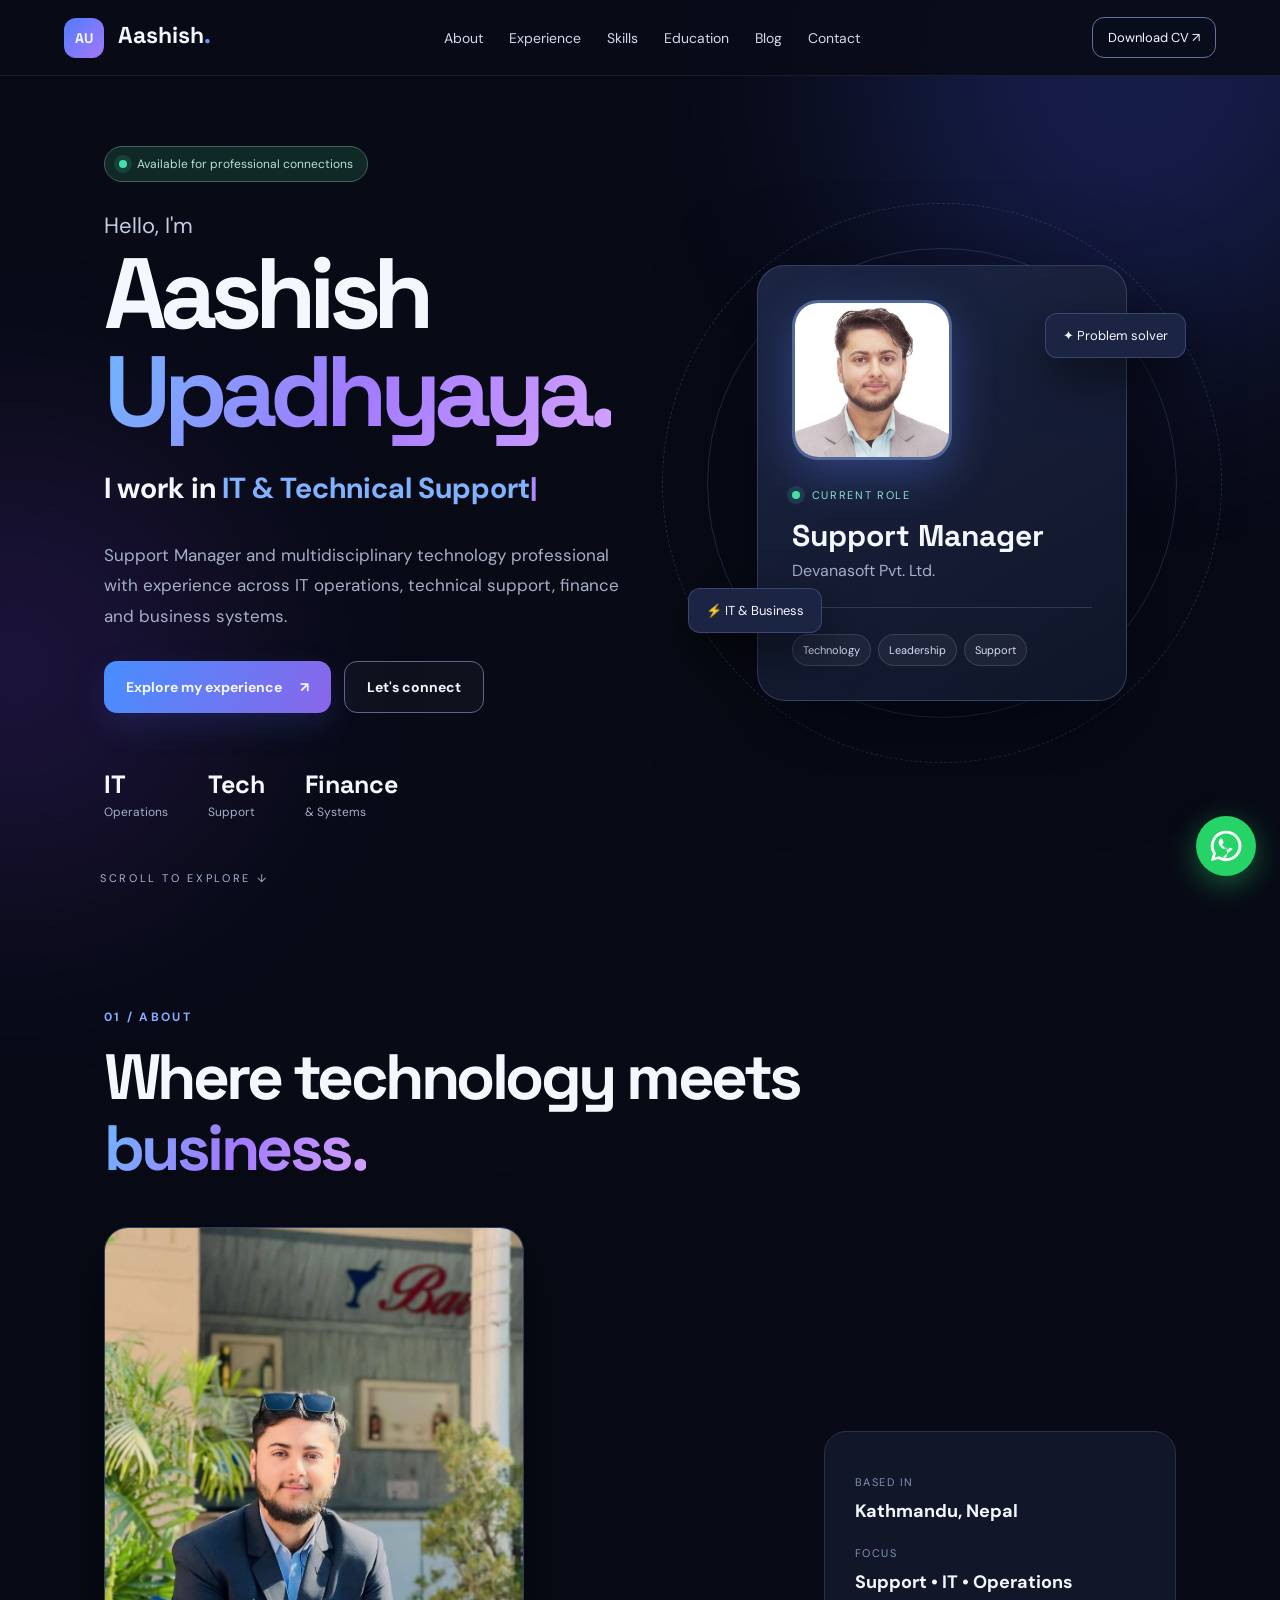
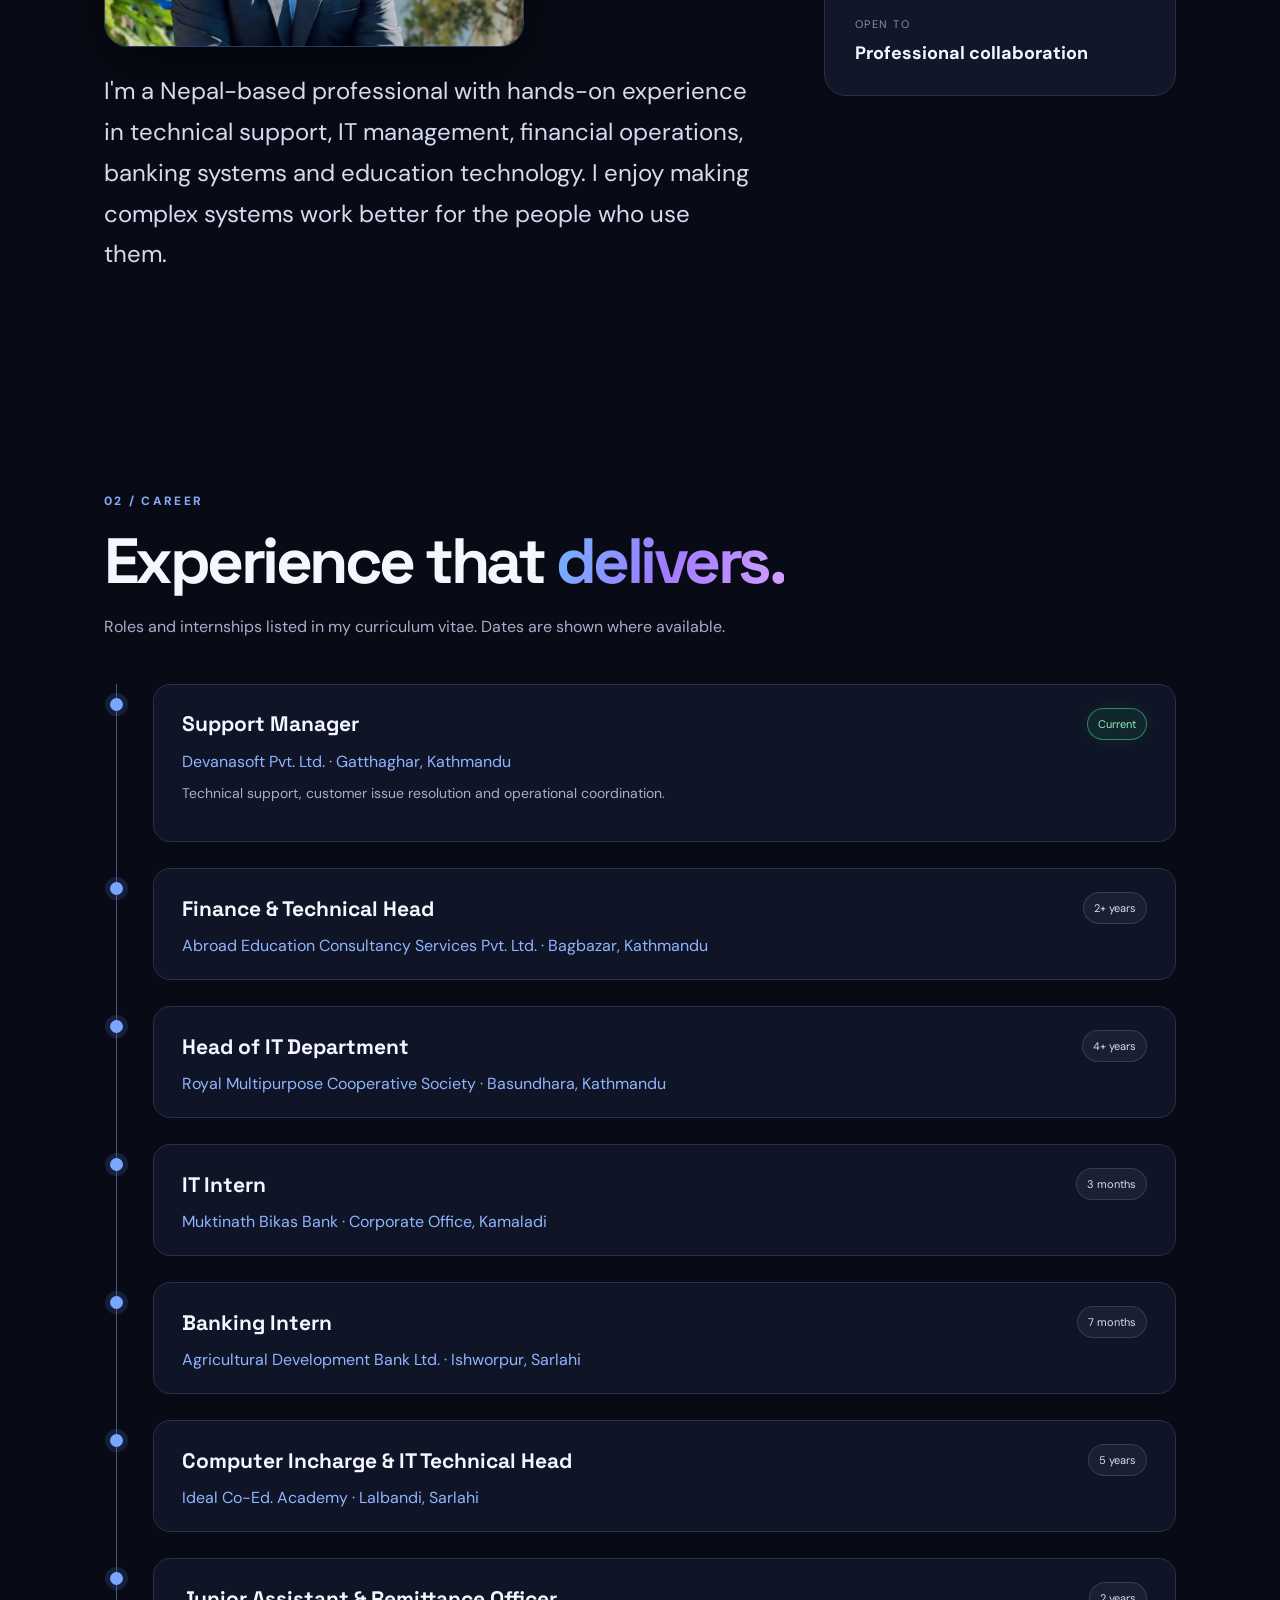
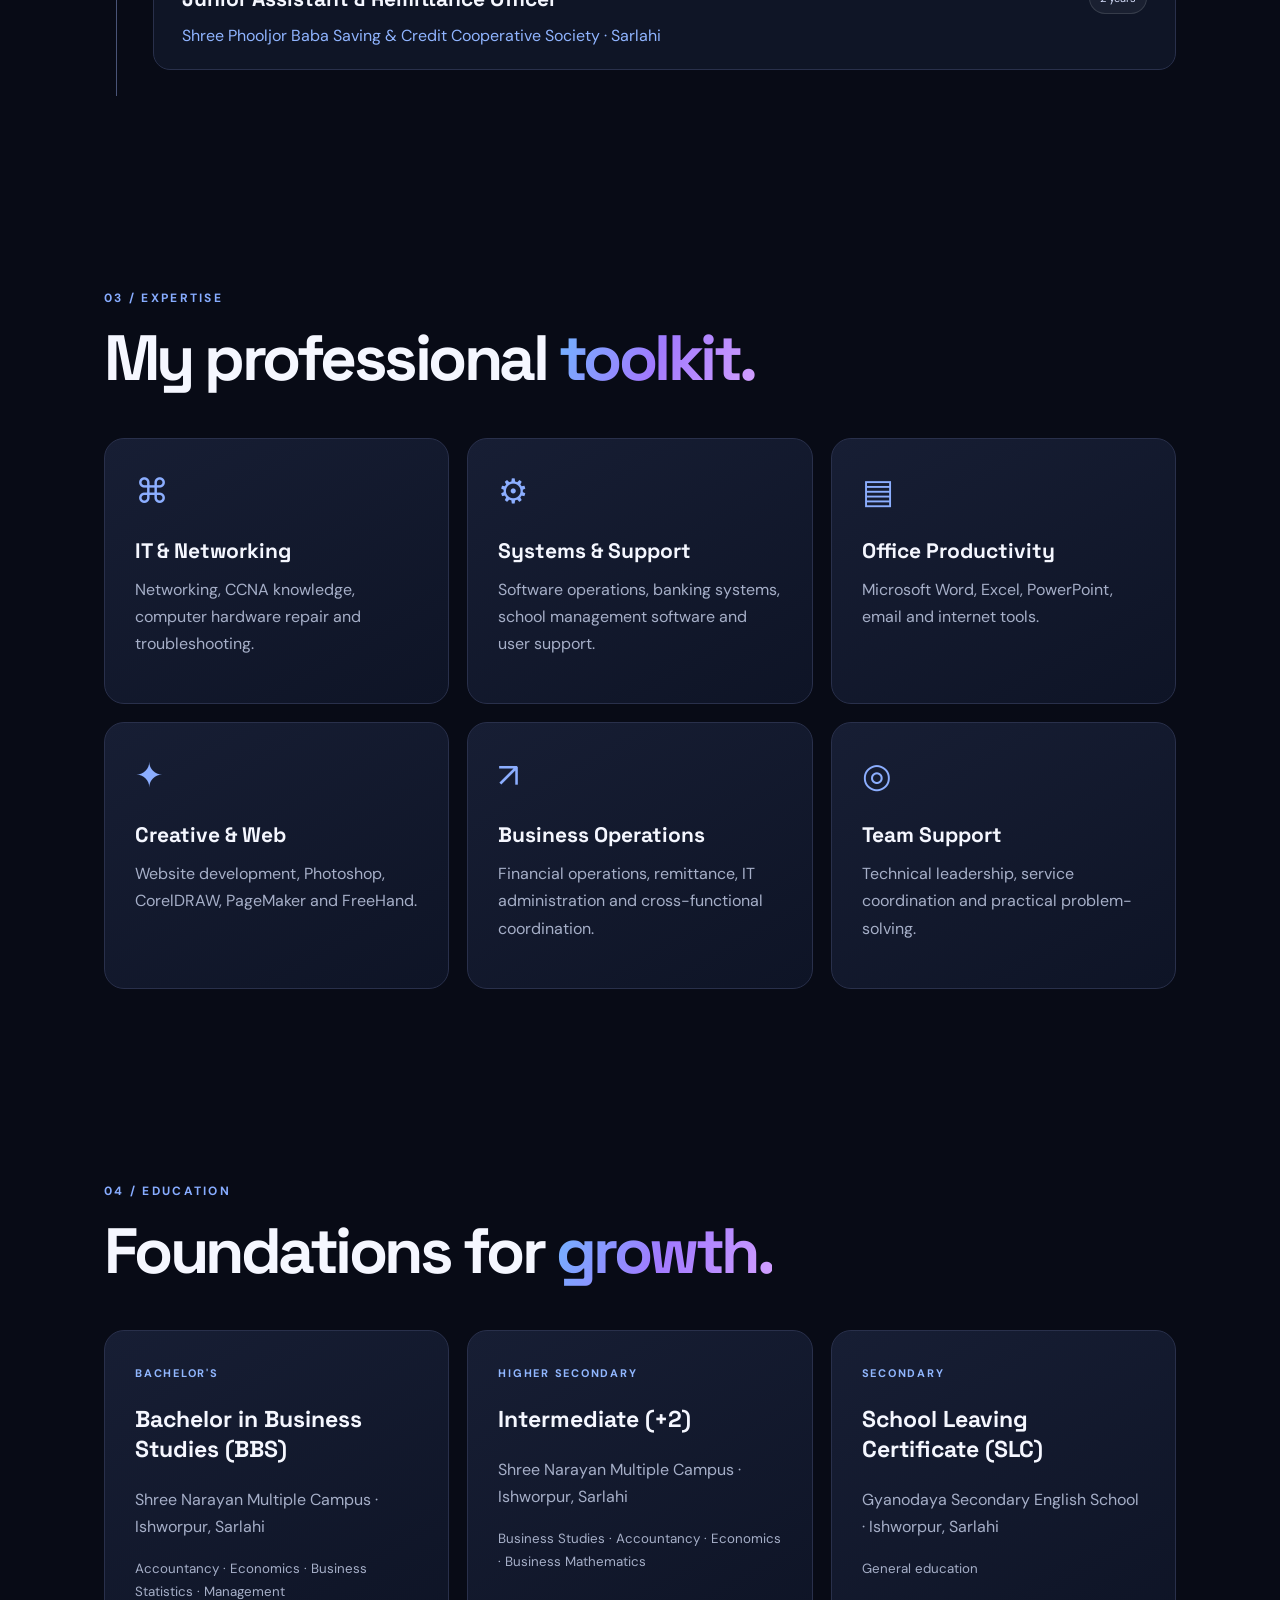
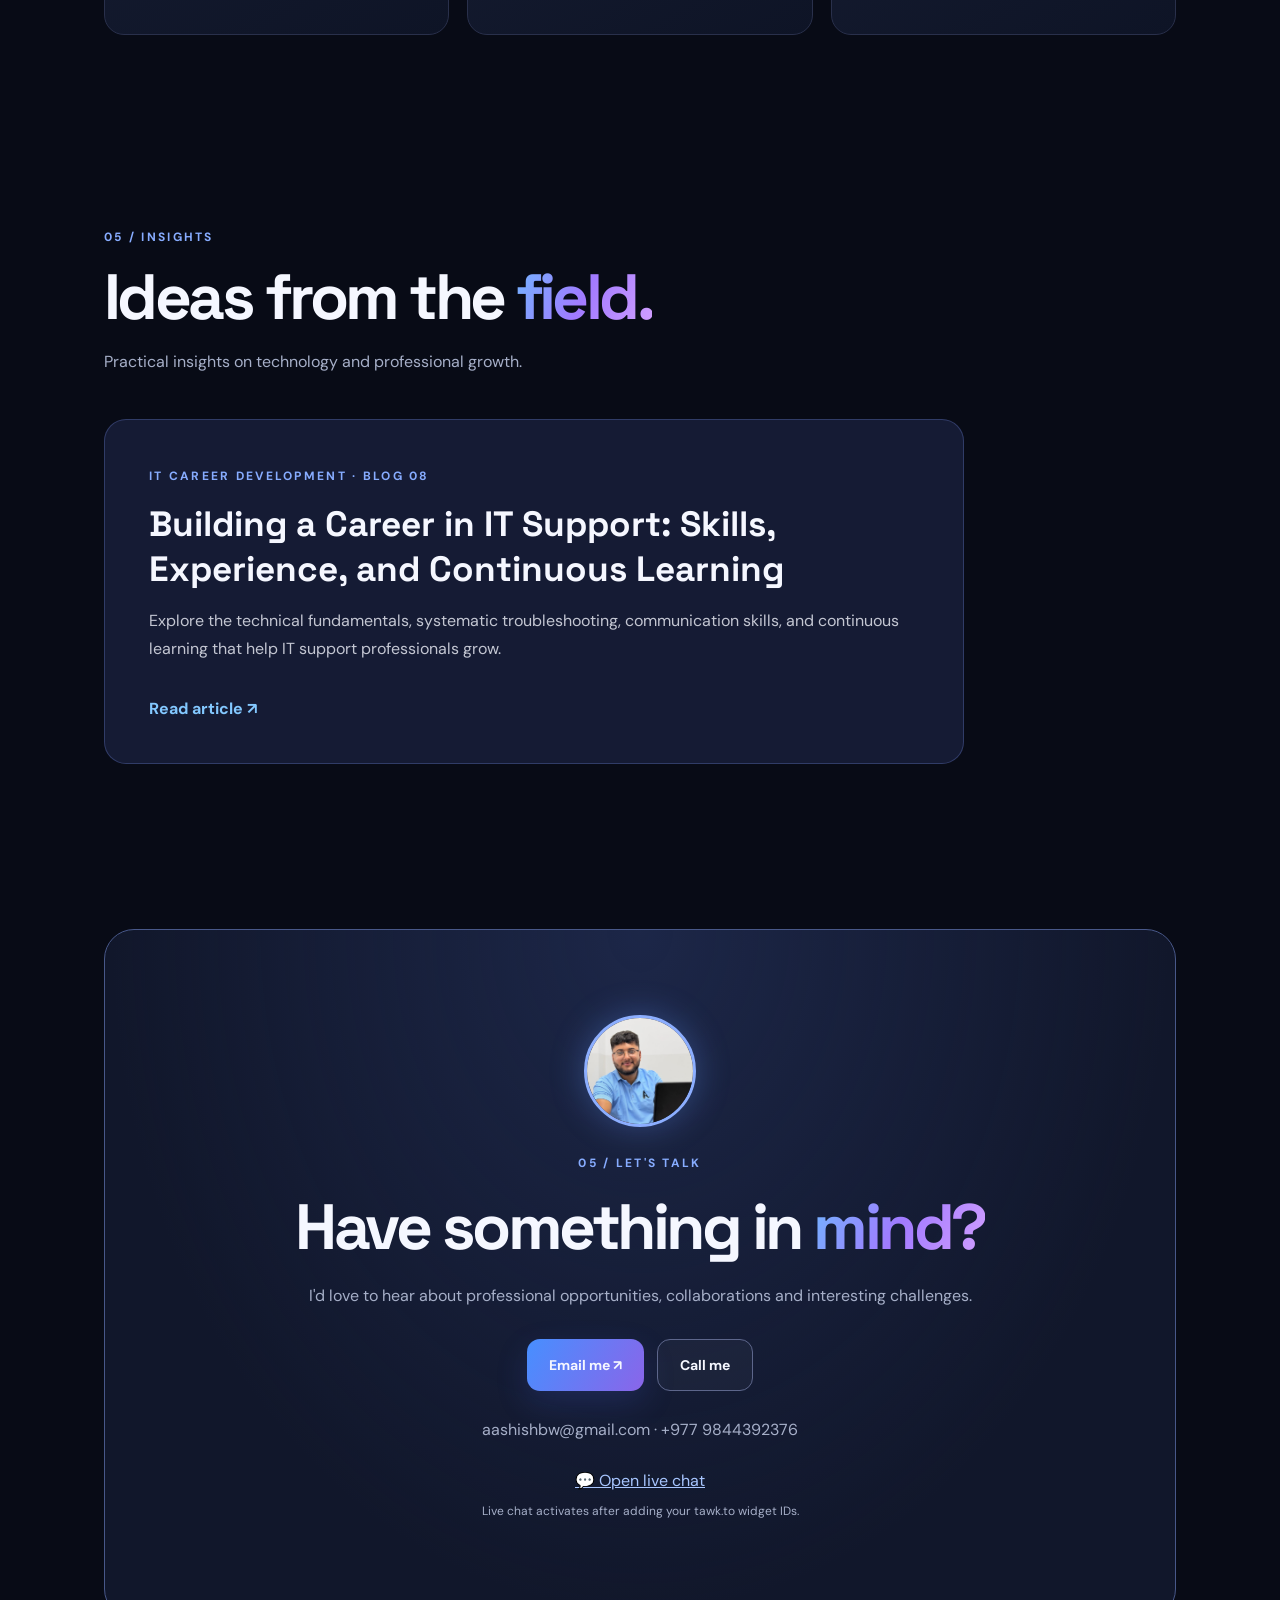
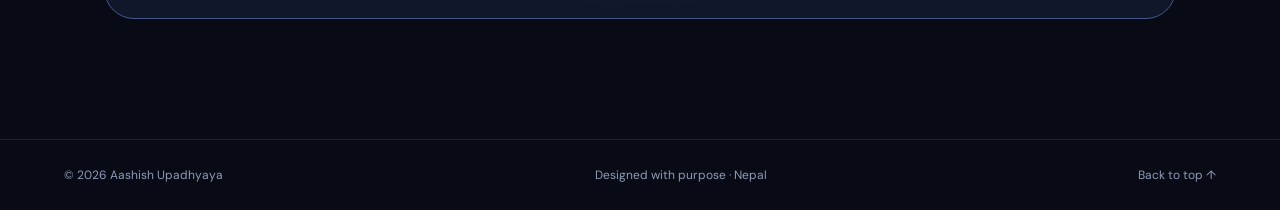
<file: Aashish_Homepage_Blog_Update.html>
<!doctype html><html lang="en"><head><meta charset="UTF-8"><meta name="viewport" content="width=device-width, initial-scale=1"><meta name="description" content="Aashish Upadhyaya — Support Manager, IT and technology professional in Nepal."><title>Aashish Upadhyaya | Portfolio</title><link rel="stylesheet" href="styles.css"><style>
/* Floating WhatsApp shortcut — self-contained in index.html */
.whatsapp-float{position:fixed;right:24px;bottom:24px;width:60px;height:60px;border-radius:50%;background:#25d366;color:#fff;display:flex;align-items:center;justify-content:center;z-index:9999;box-shadow:0 8px 28px rgba(37,211,102,.4);text-decoration:none;animation:wa-bob 3s ease-in-out infinite;transition:background .2s,scale .2s}
.whatsapp-float:hover{background:#1db954;scale:1.08}.whatsapp-float:focus-visible{outline:3px solid white;outline-offset:4px}.whatsapp-float svg{width:32px;height:32px;fill:currentColor}
@keyframes wa-bob{0%,100%{translate:0 0}50%{translate:0 -6px}}
@media(max-width:768px){.whatsapp-float{right:18px;bottom:18px;width:54px;height:54px}}
@media(prefers-reduced-motion:reduce){.whatsapp-float{animation:none}}
</style></head><body><div class="glow glow-a"></div><div class="glow glow-b"></div><header class="nav"><a class="brand" href="#home"><span class="brand-icon">AU</span> Aashish<span class="accent">.</span></a><button id="menu" class="menu" aria-label="Toggle menu" aria-expanded="false">☰</button><nav id="links"><a href="#about">About</a><a href="#experience">Experience</a><a href="#skills">Skills</a><a href="#education">Education</a><a href="#blog">Blog</a><a href="#contact">Contact</a></nav><a class="nav-cta" href="./Aashish_Upadhyaya_CV.pdf" download>Download CV ↗</a></header><main><section id="home" class="hero section"><div class="hero-copy reveal"><div class="eyebrow"><span class="pulse"></span> Available for professional connections</div><p class="intro">Hello, I'm</p><h1>Aashish<br><span class="gradient">Upadhyaya.</span></h1><p class="type-row">I work in <span id="type"></span><span class="cursor">|</span></p><p class="lead">Support Manager and multidisciplinary technology professional with experience across IT operations, technical support, finance and business systems.</p><div class="actions"><a class="btn primary" href="#experience">Explore my experience <span>↗</span></a><a class="btn outline" href="#contact">Let's connect</a></div><div class="mini-stats"><div><strong>IT</strong><span>Operations</span></div><div><strong>Tech</strong><span>Support</span></div><div><strong>Finance</strong><span>& Systems</span></div></div></div><div class="hero-visual reveal"><div class="orbit orbit-one"></div><div class="orbit orbit-two"></div><div class="hero-card"><img class="avatar hero-photo" src="./hero-profile.jpg" alt="Aashish Upadhyaya working at a laptop" loading="eager"><div class="status"><span class="pulse"></span> CURRENT ROLE</div><h2>Support Manager</h2><p>Devanasoft Pvt. Ltd.</p><div class="card-line"></div><div class="chips"><span>Technology</span><span>Leadership</span><span>Support</span></div></div><div class="float-chip chip-top">✦ Problem solver</div><div class="float-chip chip-bottom">⚡ IT & Business</div></div><a href="#about" class="scroll-hint">SCROLL TO EXPLORE ↓</a></section><section id="about" class="section content-section"><div class="section-heading reveal"><span class="kicker">01 / ABOUT</span><h2>Where technology meets <span class="gradient">business.</span></h2></div><div class="about-grid"><div class="about-story"><img class="about-photo reveal" src="./about-profile.jpg" alt="Aashish Upadhyaya in a formal suit" loading="lazy"><p class="body-large reveal">I'm a Nepal-based professional with hands-on experience in technical support, IT management, financial operations, banking systems and education technology. I enjoy making complex systems work better for the people who use them.</p></div><div class="about-panel reveal"><span>BASED IN</span><strong>Kathmandu, Nepal</strong><span>FOCUS</span><strong>Support • IT • Operations</strong><span>OPEN TO</span><strong>Professional collaboration</strong></div></div></section><section id="experience" class="section content-section"><div class="section-heading reveal"><span class="kicker">02 / CAREER</span><h2>Experience that <span class="gradient">delivers.</span></h2><p>Roles and internships listed in my curriculum vitae. Dates are shown where available.</p></div><div class="timeline"><article class="job reveal"><div class="job-dot"></div><div class="job-content"><div class="job-head"><h3>Support Manager</h3><span class="tag tag-current">Current</span></div><p class="org">Devanasoft Pvt. Ltd. · Gatthaghar, Kathmandu</p><p>Technical support, customer issue resolution and operational coordination.</p></div></article><article class="job reveal"><div class="job-dot"></div><div class="job-content"><div class="job-head"><h3>Finance & Technical Head</h3><span class="tag">2+ years</span></div><p class="org">Abroad Education Consultancy Services Pvt. Ltd. · Bagbazar, Kathmandu</p></div></article><article class="job reveal"><div class="job-dot"></div><div class="job-content"><div class="job-head"><h3>Head of IT Department</h3><span class="tag">4+ years</span></div><p class="org">Royal Multipurpose Cooperative Society · Basundhara, Kathmandu</p></div></article><article class="job reveal"><div class="job-dot"></div><div class="job-content"><div class="job-head"><h3>IT Intern</h3><span class="tag">3 months</span></div><p class="org">Muktinath Bikas Bank · Corporate Office, Kamaladi</p></div></article><article class="job reveal"><div class="job-dot"></div><div class="job-content"><div class="job-head"><h3>Banking Intern</h3><span class="tag">7 months</span></div><p class="org">Agricultural Development Bank Ltd. · Ishworpur, Sarlahi</p></div></article><article class="job reveal"><div class="job-dot"></div><div class="job-content"><div class="job-head"><h3>Computer Incharge & IT Technical Head</h3><span class="tag">5 years</span></div><p class="org">Ideal Co-Ed. Academy · Lalbandi, Sarlahi</p></div></article><article class="job reveal"><div class="job-dot"></div><div class="job-content"><div class="job-head"><h3>Junior Assistant & Remittance Officer</h3><span class="tag">2 years</span></div><p class="org">Shree Phooljor Baba Saving & Credit Cooperative Society · Sarlahi</p></div></article></div></section><section id="skills" class="section content-section"><div class="section-heading reveal"><span class="kicker">03 / EXPERTISE</span><h2>My professional <span class="gradient">toolkit.</span></h2></div><div class="skills-grid"><div class="skill-card reveal"><span class="skill-icon">⌘</span><h3>IT & Networking</h3><p>Networking, CCNA knowledge, computer hardware repair and troubleshooting.</p></div><div class="skill-card reveal"><span class="skill-icon">⚙</span><h3>Systems & Support</h3><p>Software operations, banking systems, school management software and user support.</p></div><div class="skill-card reveal"><span class="skill-icon">▤</span><h3>Office Productivity</h3><p>Microsoft Word, Excel, PowerPoint, email and internet tools.</p></div><div class="skill-card reveal"><span class="skill-icon">✦</span><h3>Creative & Web</h3><p>Website development, Photoshop, CorelDRAW, PageMaker and FreeHand.</p></div><div class="skill-card reveal"><span class="skill-icon">↗</span><h3>Business Operations</h3><p>Financial operations, remittance, IT administration and cross-functional coordination.</p></div><div class="skill-card reveal"><span class="skill-icon">◎</span><h3>Team Support</h3><p>Technical leadership, service coordination and practical problem-solving.</p></div></div></section><section id="education" class="section content-section"><div class="section-heading reveal"><span class="kicker">04 / EDUCATION</span><h2>Foundations for <span class="gradient">growth.</span></h2></div><div class="edu-grid"><div class="edu-card reveal"><span class="edu-type">BACHELOR'S</span><h3>Bachelor in Business Studies (BBS)</h3><p>Shree Narayan Multiple Campus · Ishworpur, Sarlahi</p><small>Accountancy · Economics · Business Statistics · Management</small></div><div class="edu-card reveal"><span class="edu-type">HIGHER SECONDARY</span><h3>Intermediate (+2)</h3><p>Shree Narayan Multiple Campus · Ishworpur, Sarlahi</p><small>Business Studies · Accountancy · Economics · Business Mathematics</small></div><div class="edu-card reveal"><span class="edu-type">SECONDARY</span><h3>School Leaving Certificate (SLC)</h3><p>Gyanodaya Secondary English School · Ishworpur, Sarlahi</p><small>General education</small></div></div></section><section id="blog" class="section content-section"><div class="section-heading reveal"><span class="kicker">05 / INSIGHTS</span><h2>Ideas from the <span class="gradient">field.</span></h2><p>Practical insights on technology and professional growth.</p></div><a class="blog-feature reveal" href="./blog/building-an-it-support-career/" style="display:block;text-decoration:none;color:inherit;background:rgba(24,32,59,.84);border:1px solid rgba(132,154,255,.25);border-radius:22px;padding:clamp(24px,4vw,44px);max-width:860px;transition:transform .25s,border-color .25s"><span class="kicker">IT CAREER DEVELOPMENT · BLOG 08</span><h3 style="font-size:clamp(1.5rem,3vw,2.2rem);margin:16px 0">Building a Career in IT Support: Skills, Experience, and Continuous Learning</h3><p style="opacity:.78;line-height:1.7">Explore the technical fundamentals, systematic troubleshooting, communication skills, and continuous learning that help IT support professionals grow.</p><strong style="display:inline-block;margin-top:20px;color:#83c8ff">Read article ↗</strong></a></section><section id="contact" class="section contact-section"><div class="contact-box reveal"><img class="contact-photo" src="./formal-profile.jpg" alt="Professional headshot of Aashish Upadhyaya" loading="lazy"><span class="kicker">05 / LET'S TALK</span><h2>Have something in <span class="gradient">mind?</span></h2><p>I'd love to hear about professional opportunities, collaborations and interesting challenges.</p><div class="actions center"><a class="btn primary" href="mailto:aashishbw@gmail.com">Email me ↗</a><a class="btn outline" href="tel:+9779844392376">Call me</a></div><p class="contact-email">aashishbw@gmail.com · +977 9844392376</p><button class="chat-link" id="chatButton" type="button">💬 Open live chat</button><p class="chat-note" id="chatNote">Live chat activates after adding your tawk.to widget IDs.</p></div></section></main><footer><span>© <span id="year"></span> Aashish Upadhyaya</span><span>Designed with purpose · Nepal</span><a href="#home">Back to top ↑</a></footer><script src="script.js"></script><!-- Floating WhatsApp contact -->
<a class="whatsapp-float" href="https://wa.me/9779844392376?text=Hello%20Aashish%2C%20I%20visited%20your%20portfolio%20website." target="_blank" rel="noopener noreferrer" aria-label="Chat with Aashish on WhatsApp" title="Chat on WhatsApp">
<svg xmlns="http://www.w3.org/2000/svg" viewBox="0 0 32 32" aria-hidden="true"><path d="M16 .8A15.1 15.1 0 0 0 3 23.7L.9 31l7.5-2A15.2 15.2 0 1 0 16 .8zm0 27.5a12.3 12.3 0 0 1-6.3-1.7l-.5-.3-4.4 1.2 1.2-4.3-.3-.5A12.4 12.4 0 1 1 16 28.3zm6.8-9.3c-.4-.2-2.2-1.1-2.6-1.2-.3-.1-.6-.2-.8.2-.3.4-1 1.2-1.2 1.4-.2.2-.4.3-.8.1-.4-.2-1.6-.6-3-1.9-1.1-1-1.9-2.2-2.1-2.6-.2-.4 0-.6.2-.8l.6-.7c.2-.2.3-.4.4-.7.1-.2 0-.5 0-.7-.1-.2-.8-2-1.1-2.7-.3-.7-.6-.6-.8-.6h-.7c-.3 0-.7.1-1 .5s-1.3 1.3-1.3 3.1 1.3 3.6 1.5 3.6 3.6 5 5.1 2 1.4 3.6 1.9 4.8 2.1.7.1 1.4.1 2-.1.6-.2 2.2-.9 2.5-1.8.3-.9.3-1.7.2-1.8-.1-.2-.3-.3-.7-.5z"/></svg>
</a>
</body></html>
</file>
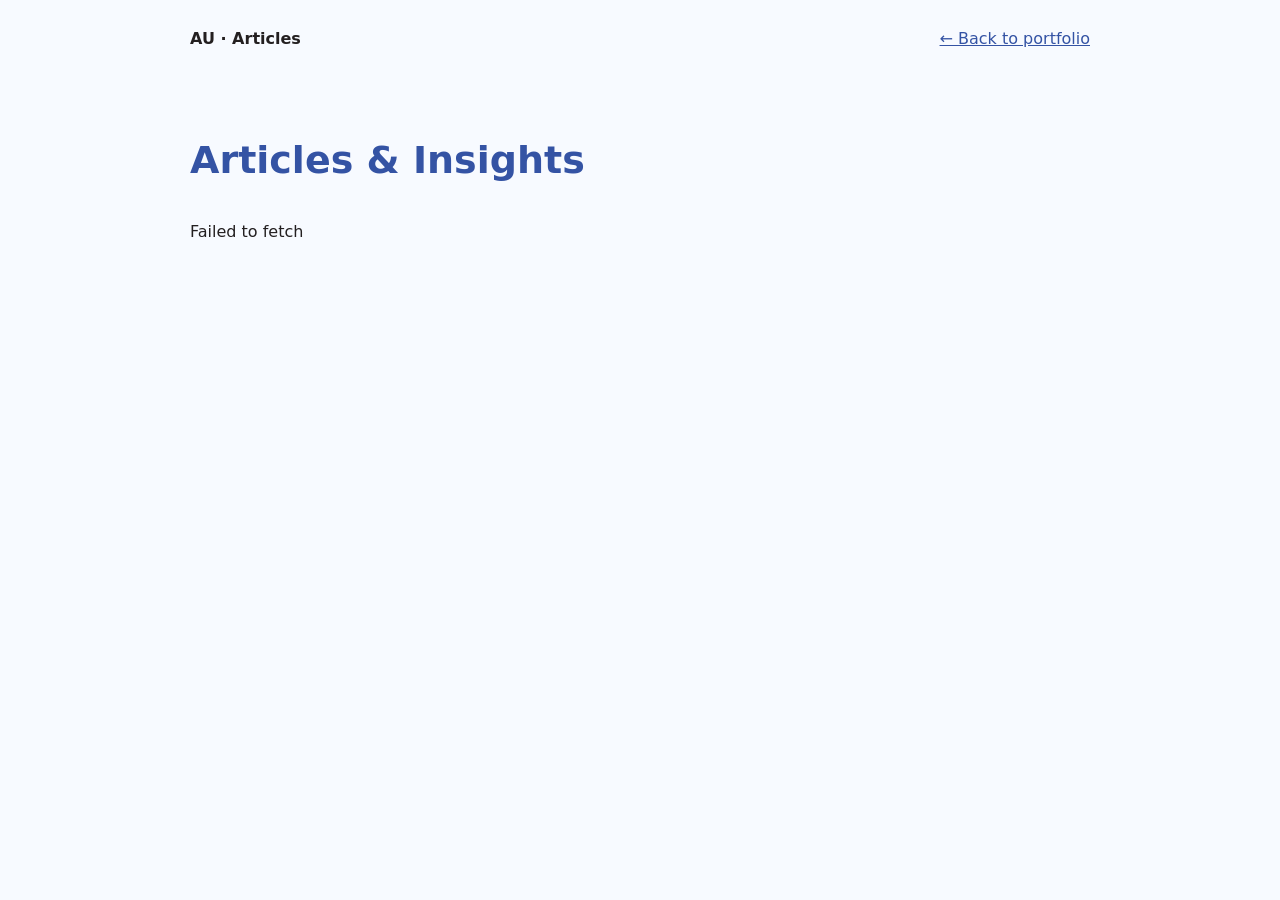
<file: articles.html>
<!doctype html><html lang="en"><head><meta charset="utf-8"><meta name="viewport" content="width=device-width,initial-scale=1"><title>Articles | Aashish Upadhyaya</title><meta name="description" content="Articles and insights from Aashish Upadhyaya."><style>body{font:16px/1.7 Inter,system-ui,sans-serif;color:#231f20;background:#f7faff;margin:0}header,main{max-width:900px;margin:auto;padding:25px}header{display:flex;justify-content:space-between;align-items:center}a{color:#3453a4}article{background:white;border:1px solid #dfe7f5;padding:26px;border-radius:16px;margin:20px 0}h1{font-size:38px}h2{margin-bottom:5px}.summary{color:#231f20}.body{white-space:pre-wrap;overflow-wrap:anywhere}</style><link rel="stylesheet" href="/brand-colors.css?v=20261101-brand1"></head><body><header><strong>AU · Articles</strong><a href="./">← Back to portfolio</a></header><main><h1>Articles & Insights</h1><div id="articles">Loading articles…</div></main><script src="site-config.js"></script><script src="articles.js"></script><script src="site-enhancements.js"></script></body></html>
</file>
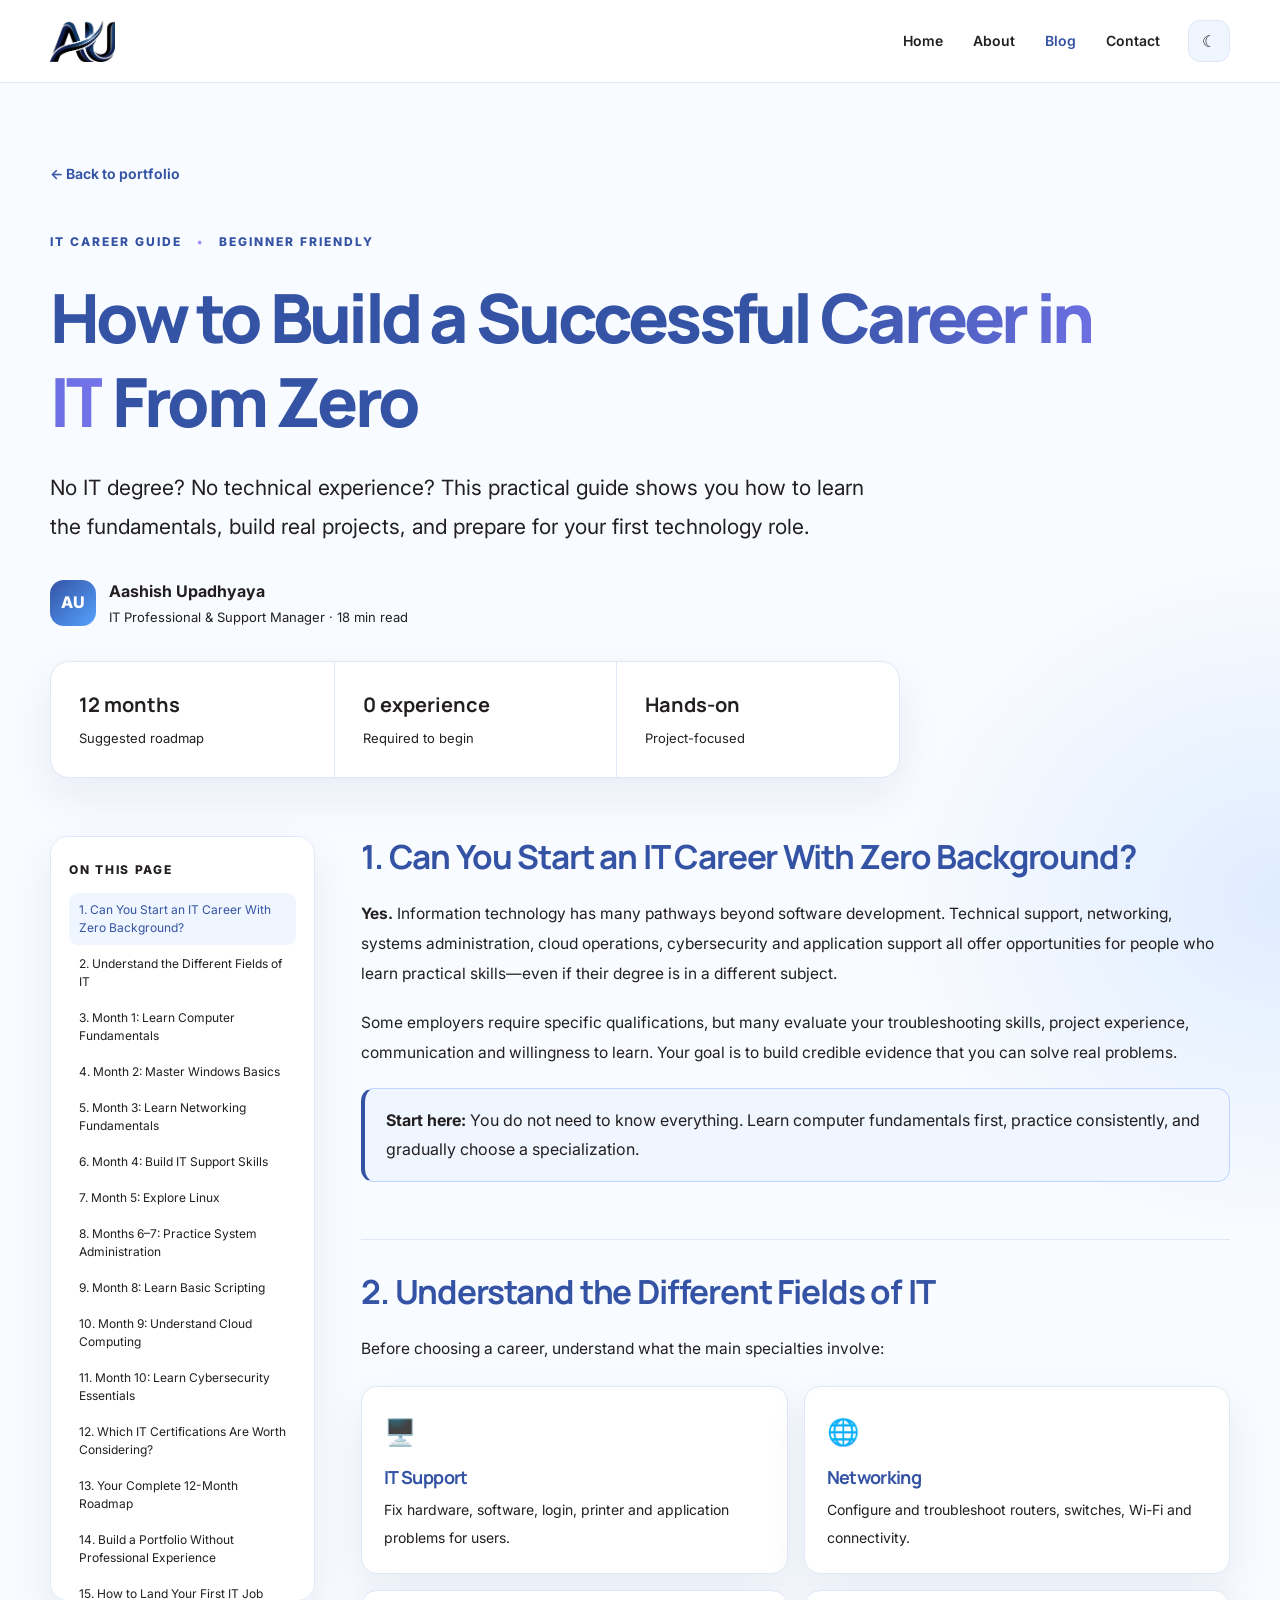
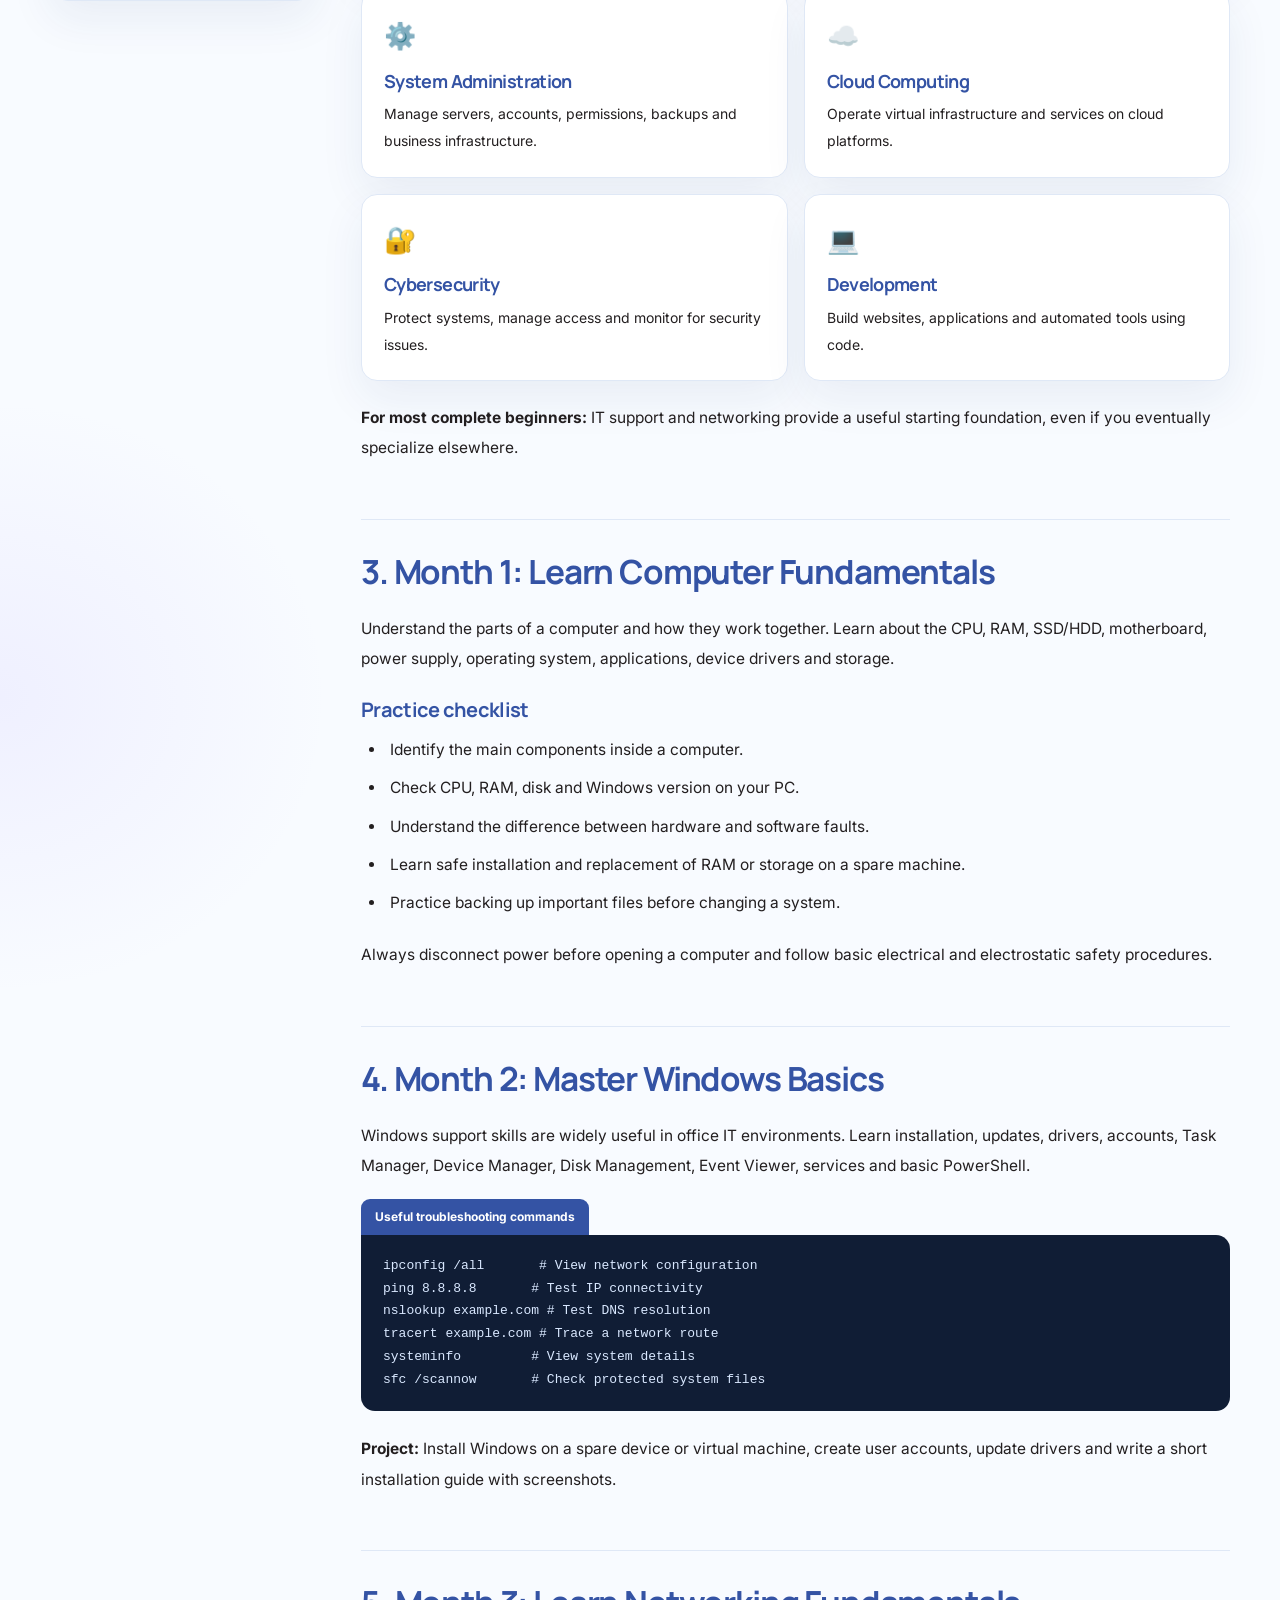
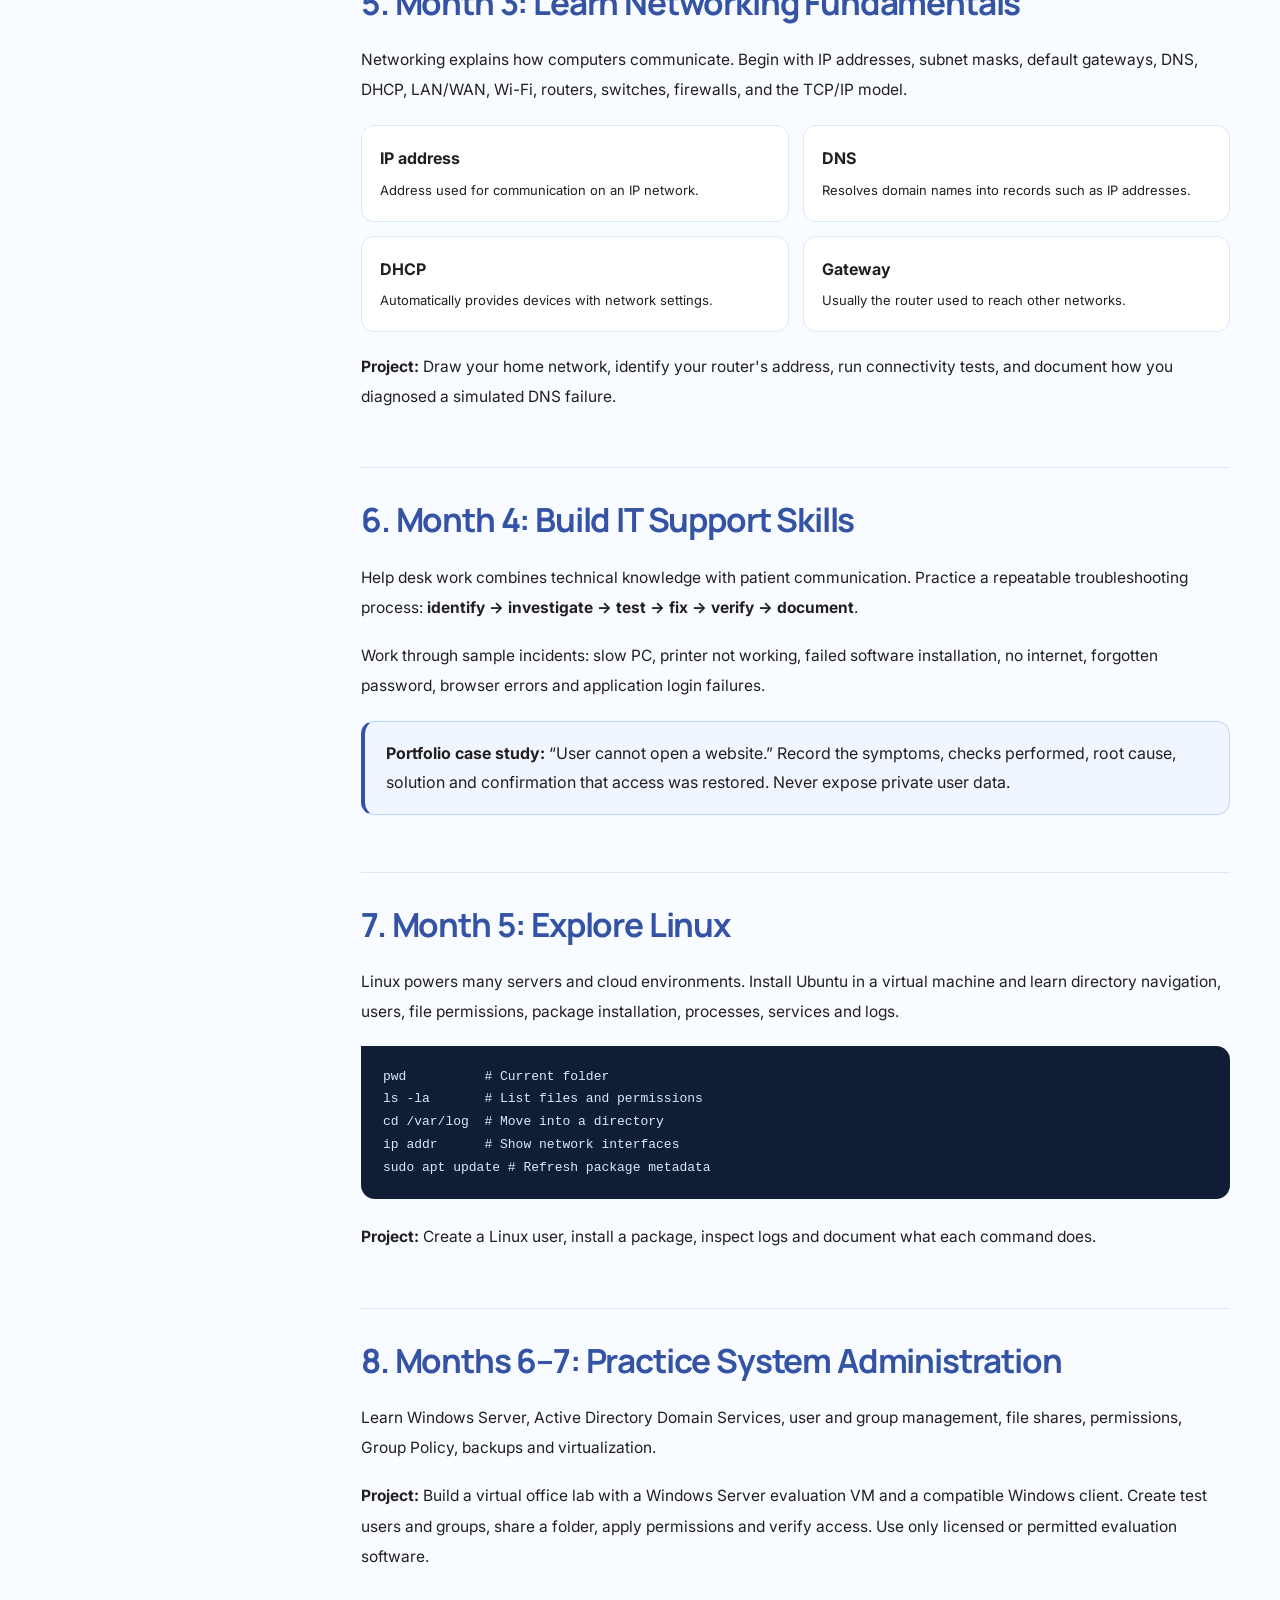
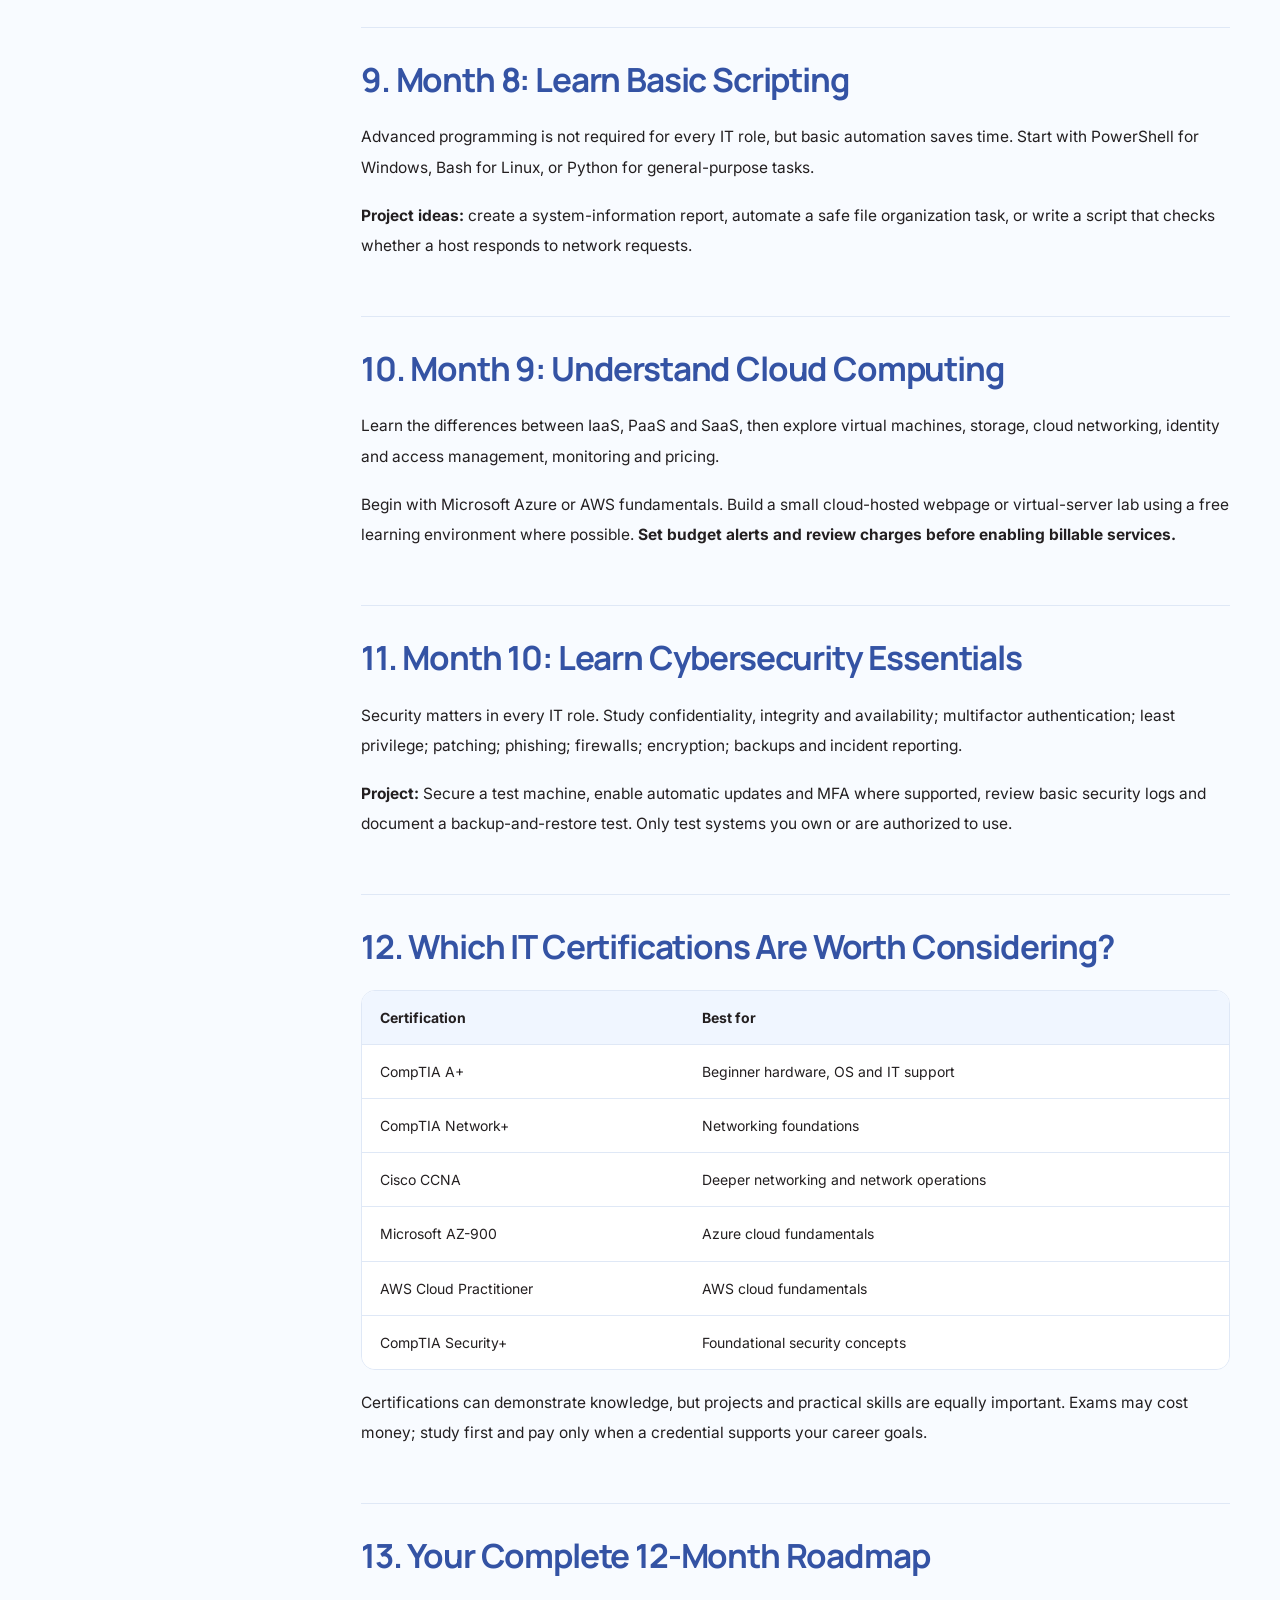
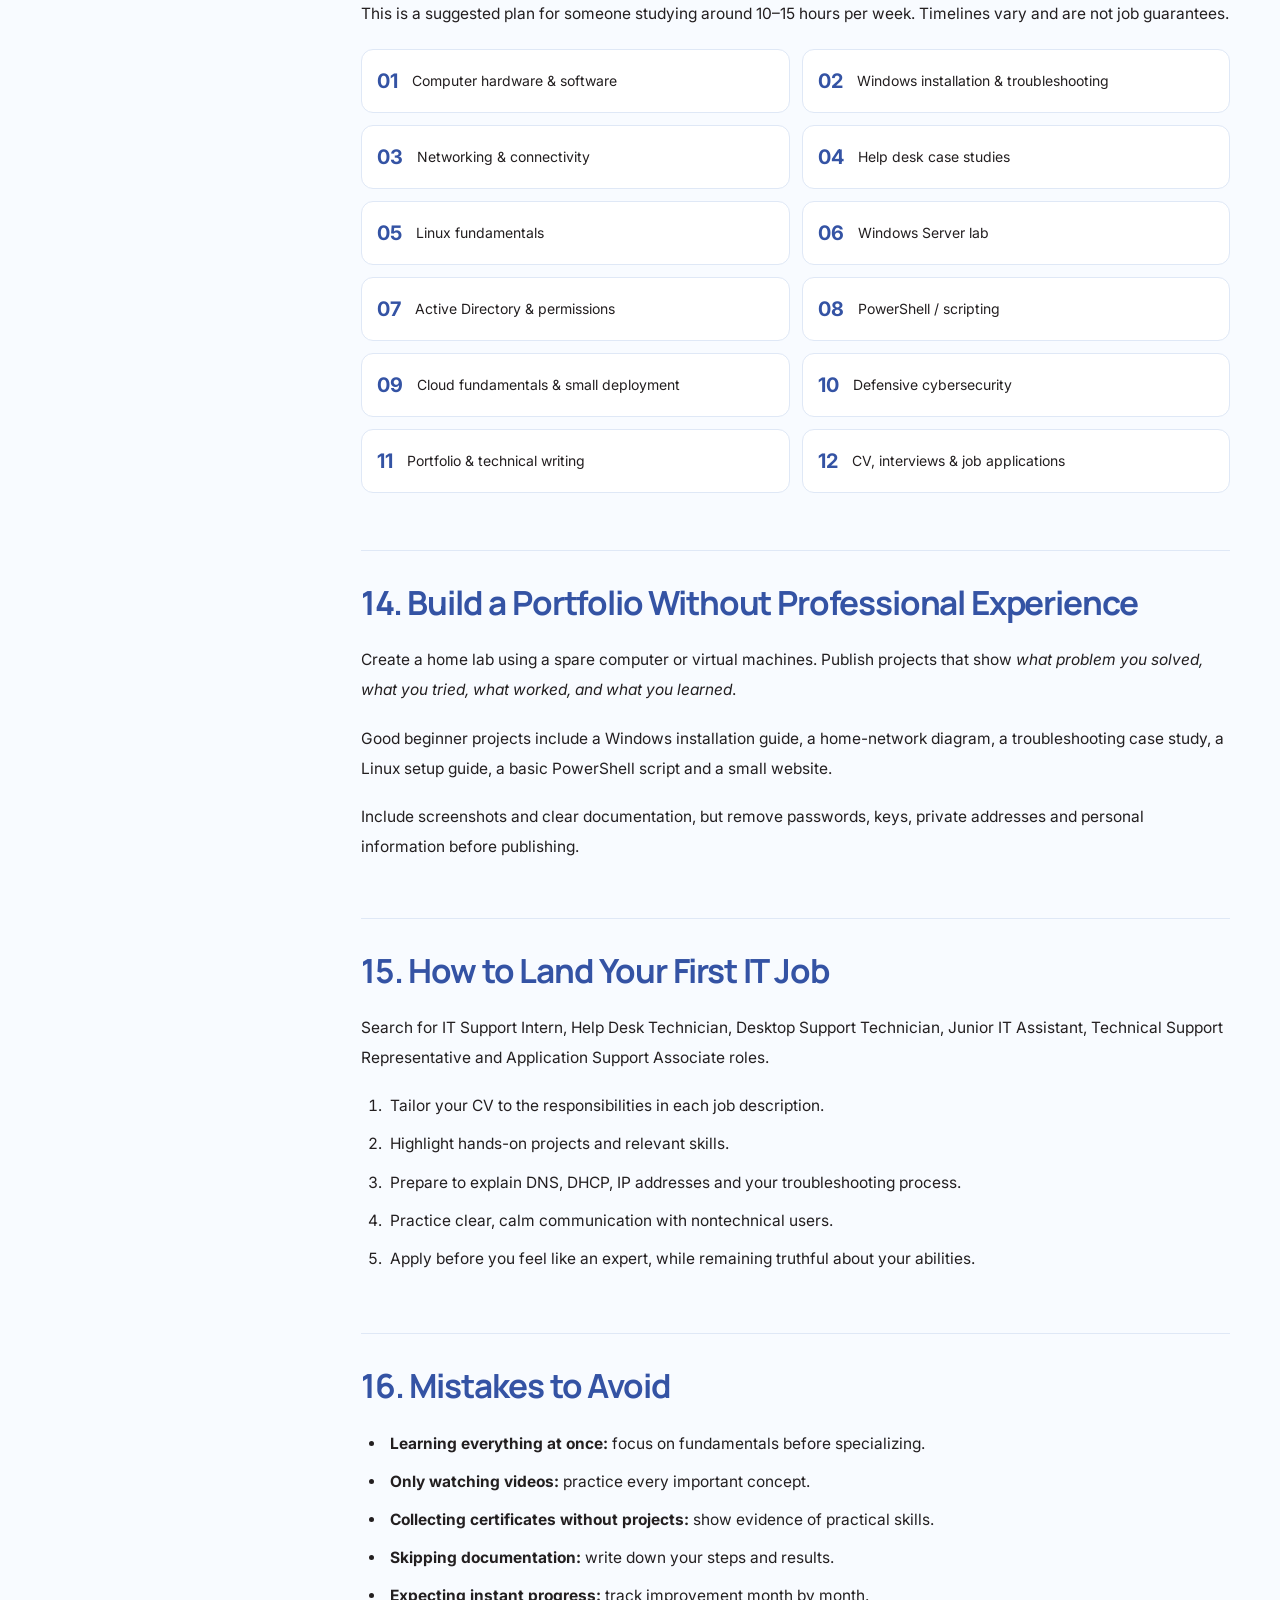
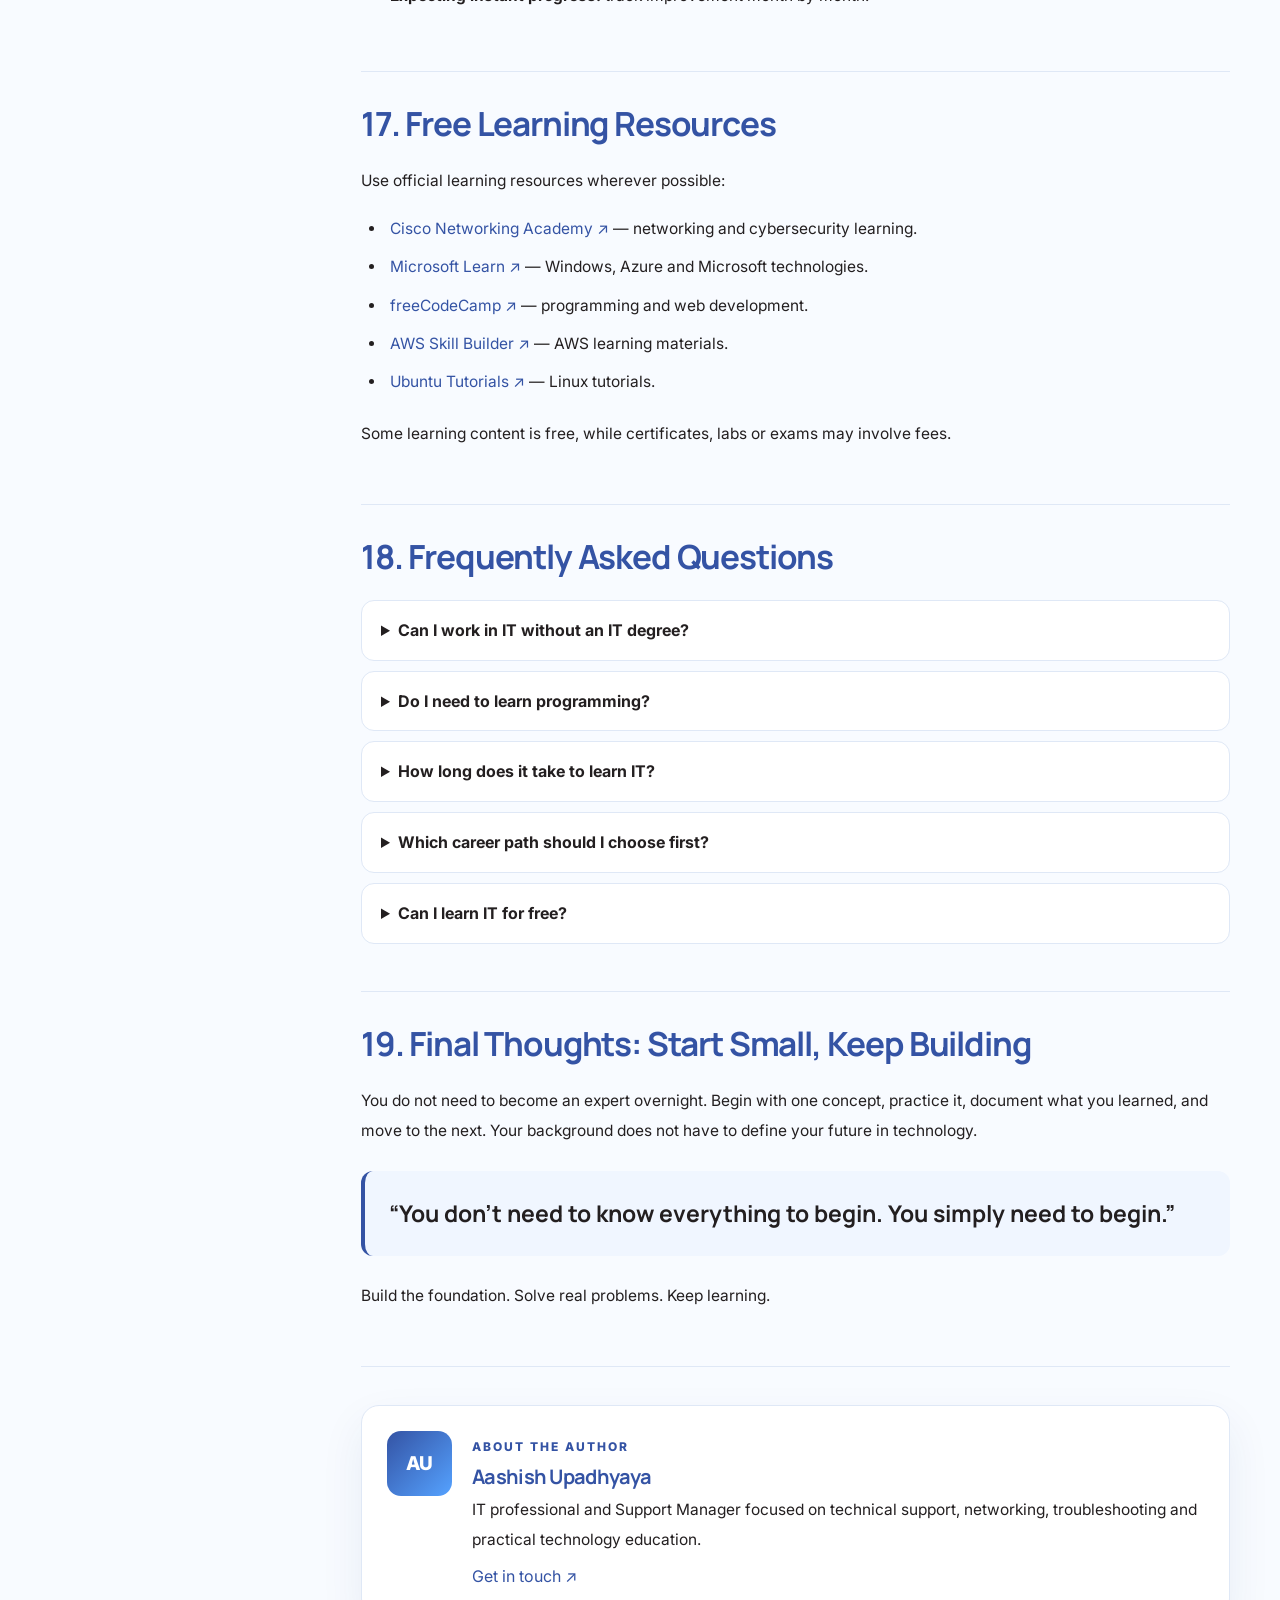
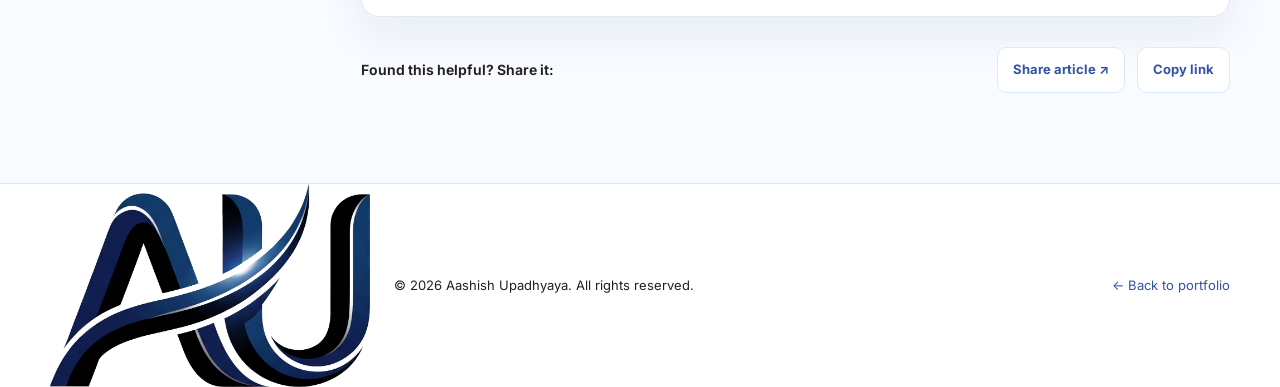
<file: blog.html>
<!DOCTYPE html>

<html lang="en">
<head>
<meta charset="utf-8"/><meta content="width=device-width,initial-scale=1" name="viewport"/>
<title>How to Start a Career in IT From Zero | Aashish Upadhyaya</title>
<meta content="A complete beginner's guide to starting an IT career without a technical degree: hardware, networking, support, Linux, cloud, security, projects and a 12-month roadmap." name="description"/>
<meta content="Aashish Upadhyaya" name="author"/><meta content="index,follow" name="robots"/>
<meta content="article" property="og:type"/><meta content="How to Build a Career in IT From Zero" property="og:title"/><meta content="A practical step-by-step roadmap for beginners entering information technology." property="og:description"/>
<meta content="#f8fbff" name="theme-color"/><link href="https://aashish-portfolio-xi.vercel.app/blog.html" rel="canonical"/>
<link href="https://fonts.googleapis.com" rel="preconnect"/><link crossorigin="" href="https://fonts.gstatic.com" rel="preconnect"/><link href="https://fonts.googleapis.com/css2?family=Inter:wght@400;500;600;700;800&amp;family=Manrope:wght@400;500;600;700;800&amp;display=swap" rel="stylesheet"/>
<link href="blog.css" rel="stylesheet"/>
<script type="application/ld+json">{"@context":"https://schema.org","@type":"BlogPosting","headline":"How to Build a Successful Career in IT From Zero","author":{"@type":"Person","name":"Aashish Upadhyaya"},"description":"A beginner-friendly IT career roadmap covering hardware, networking, IT support, Linux, cloud, cybersecurity and job preparation.","inLanguage":"en"}</script>
<link href="favicon.png" rel="icon" type="image/png"/><style>
/* Transparent AU branding — applies to homepage and blog */
.brand .brand-icon {
  display: inline-flex !important;
  align-items: center !important;
  justify-content: center !important;
  flex: 0 0 auto;
  width: 54px !important;
  height: 54px !important;
  padding: 0 !important;
  border: 0 !important;
  background: transparent !important;
  box-shadow: none !important;
  overflow: visible !important;
}
.brand .au-brand-image {
  display: block;
  width: 100%;
  height: 100%;
  object-fit: contain;
}
.au-footer-image {
  display: block;
  width: min(240px, 65vw);
  height: auto;
  object-fit: contain;
  margin: 0.5rem 1rem 0.5rem 0;
}
@media (max-width: 600px) {
  .brand .brand-icon { width: 42px !important; height: 42px !important; }
  .au-footer-image { width: 170px; }
}
</style><style>
/* AU branding: matching header and footer across the portfolio */
.site-header .brand .brand-icon {width:60px!important;height:50px!important;display:inline-flex!important;align-items:center!important;justify-content:center!important;background:transparent!important;border:0!important;box-shadow:none!important;padding:0!important;}
.site-header .brand .au-brand-image {width:100%!important;height:100%!important;object-fit:contain!important;}
footer .blog-footer-layout {width:min(1180px,calc(100% - 48px));margin:0 auto;min-height:130px;display:flex;align-items:center;justify-content:space-between;gap:24px;flex-wrap:wrap;}
footer .blog-footer-layout .au-footer-image {width:320px!important;max-width:100%!important;height:auto!important;margin:0!important;}
footer .blog-footer-layout .foot {min-height:0;flex:1;justify-content:space-between;gap:24px;}
@media(max-width:760px){footer .blog-footer-layout {justify-content:center;padding:24px 0;text-align:center;}footer .blog-footer-layout .au-footer-image {width:250px!important;}footer .blog-footer-layout .foot {width:100%;flex-basis:100%;}.site-header .brand .brand-icon {width:45px!important;height:40px!important;}}
</style><style>/* Single AU monogram */
.site-header .brand .brand-icon{width:65px!important;height:55px!important;background:transparent!important}
.site-header .brand .au-brand-image{width:100%!important;height:100%!important;object-fit:contain!important}
footer .au-footer-image{width:145px!important;height:auto!important;max-width:100%!important}
@media(max-width:760px){.site-header .brand .brand-icon{width:49px!important;height:43px!important}footer .au-footer-image{width:110px!important}}
</style><link rel="stylesheet" href="/brand-colors.css?v=20261101-brand1"></head>
<body>
<div aria-hidden="true" id="reading-progress"></div>
<header class="site-header"><nav aria-label="Main navigation" class="nav wrap"><a aria-label="Aashish Upadhyaya home" class="brand" href="index.html"><span class="brand-icon"><img alt="AU logo" class="au-brand-image" src="au-logo.png"/></span></a><div class="nav-links"><a href="index.html">Home</a><a href="index.html#about">About</a><a class="active" href="index.html#blog">Blog</a><a href="index.html#contact">Contact</a></div><button aria-label="Toggle light and dark mode" class="theme-button" id="theme-toggle" title="Toggle theme">☀</button></nav></header>
<main><section class="hero wrap"><a class="back" href="index.html#blog">← Back to portfolio</a><div class="eyebrow">IT CAREER GUIDE <span class="dot">•</span> BEGINNER FRIENDLY</div><h1>How to Build a <span>Successful Career in IT</span> From Zero</h1><p class="intro">No IT degree? No technical experience? This practical guide shows you how to learn the fundamentals, build real projects, and prepare for your first technology role.</p><div class="byline"><div class="avatar">AU</div><div><strong>Aashish Upadhyaya</strong><small>IT Professional &amp; Support Manager · 18 min read</small></div></div><div class="hero-stats"><div><b>12 months</b><span>Suggested roadmap</span></div><div><b>0 experience</b><span>Required to begin</span></div><div><b>Hands-on</b><span>Project-focused</span></div></div></section>
<div class="content-grid wrap"><aside class="toc"><div class="toc-box"><div class="toc-title">ON THIS PAGE</div><nav aria-label="Article contents" id="toc"></nav><div class="toc-bottom">💡 Learn one skill at a time. Practice what you learn.</div></div></aside><article class="article" id="article">
<section id="introduction"><h2>1. Can You Start an IT Career With Zero Background?</h2><p><strong>Yes.</strong> Information technology has many pathways beyond software development. Technical support, networking, systems administration, cloud operations, cybersecurity and application support all offer opportunities for people who learn practical skills—even if their degree is in a different subject.</p><p>Some employers require specific qualifications, but many evaluate your troubleshooting skills, project experience, communication and willingness to learn. Your goal is to build credible evidence that you can solve real problems.</p><div class="callout"><strong>Start here:</strong> You do not need to know everything. Learn computer fundamentals first, practice consistently, and gradually choose a specialization.</div></section>
<section id="it-fields"><h2>2. Understand the Different Fields of IT</h2><p>Before choosing a career, understand what the main specialties involve:</p><div class="cards"><div class="card"><span>🖥️</span><h3>IT Support</h3><p>Fix hardware, software, login, printer and application problems for users.</p></div><div class="card"><span>🌐</span><h3>Networking</h3><p>Configure and troubleshoot routers, switches, Wi-Fi and connectivity.</p></div><div class="card"><span>⚙️</span><h3>System Administration</h3><p>Manage servers, accounts, permissions, backups and business infrastructure.</p></div><div class="card"><span>☁️</span><h3>Cloud Computing</h3><p>Operate virtual infrastructure and services on cloud platforms.</p></div><div class="card"><span>🔐</span><h3>Cybersecurity</h3><p>Protect systems, manage access and monitor for security issues.</p></div><div class="card"><span>💻</span><h3>Development</h3><p>Build websites, applications and automated tools using code.</p></div></div><p><strong>For most complete beginners:</strong> IT support and networking provide a useful starting foundation, even if you eventually specialize elsewhere.</p></section>
<section id="computer-basics"><h2>3. Month 1: Learn Computer Fundamentals</h2><p>Understand the parts of a computer and how they work together. Learn about the CPU, RAM, SSD/HDD, motherboard, power supply, operating system, applications, device drivers and storage.</p><h3>Practice checklist</h3><ul><li>Identify the main components inside a computer.</li><li>Check CPU, RAM, disk and Windows version on your PC.</li><li>Understand the difference between hardware and software faults.</li><li>Learn safe installation and replacement of RAM or storage on a spare machine.</li><li>Practice backing up important files before changing a system.</li></ul><p>Always disconnect power before opening a computer and follow basic electrical and electrostatic safety procedures.</p></section>
<section id="windows"><h2>4. Month 2: Master Windows Basics</h2><p>Windows support skills are widely useful in office IT environments. Learn installation, updates, drivers, accounts, Task Manager, Device Manager, Disk Management, Event Viewer, services and basic PowerShell.</p><div class="code-head">Useful troubleshooting commands</div><pre><code>ipconfig /all       # View network configuration
ping 8.8.8.8       # Test IP connectivity
nslookup example.com # Test DNS resolution
tracert example.com # Trace a network route
systeminfo         # View system details
sfc /scannow       # Check protected system files</code></pre><p><strong>Project:</strong> Install Windows on a spare device or virtual machine, create user accounts, update drivers and write a short installation guide with screenshots.</p></section>
<section id="networking"><h2>5. Month 3: Learn Networking Fundamentals</h2><p>Networking explains how computers communicate. Begin with IP addresses, subnet masks, default gateways, DNS, DHCP, LAN/WAN, Wi-Fi, routers, switches, firewalls, and the TCP/IP model.</p><div class="term-grid"><div><b>IP address</b><span>Address used for communication on an IP network.</span></div><div><b>DNS</b><span>Resolves domain names into records such as IP addresses.</span></div><div><b>DHCP</b><span>Automatically provides devices with network settings.</span></div><div><b>Gateway</b><span>Usually the router used to reach other networks.</span></div></div><p><strong>Project:</strong> Draw your home network, identify your router's address, run connectivity tests, and document how you diagnosed a simulated DNS failure.</p></section>
<section id="support"><h2>6. Month 4: Build IT Support Skills</h2><p>Help desk work combines technical knowledge with patient communication. Practice a repeatable troubleshooting process: <strong>identify → investigate → test → fix → verify → document</strong>.</p><p>Work through sample incidents: slow PC, printer not working, failed software installation, no internet, forgotten password, browser errors and application login failures.</p><div class="callout"><strong>Portfolio case study:</strong> “User cannot open a website.” Record the symptoms, checks performed, root cause, solution and confirmation that access was restored. Never expose private user data.</div></section>
<section id="linux"><h2>7. Month 5: Explore Linux</h2><p>Linux powers many servers and cloud environments. Install Ubuntu in a virtual machine and learn directory navigation, users, file permissions, package installation, processes, services and logs.</p><pre><code>pwd          # Current folder
ls -la       # List files and permissions
cd /var/log  # Move into a directory
ip addr      # Show network interfaces
sudo apt update # Refresh package metadata</code></pre><p><strong>Project:</strong> Create a Linux user, install a package, inspect logs and document what each command does.</p></section>
<section id="servers"><h2>8. Months 6–7: Practice System Administration</h2><p>Learn Windows Server, Active Directory Domain Services, user and group management, file shares, permissions, Group Policy, backups and virtualization.</p><p><strong>Project:</strong> Build a virtual office lab with a Windows Server evaluation VM and a compatible Windows client. Create test users and groups, share a folder, apply permissions and verify access. Use only licensed or permitted evaluation software.</p></section>
<section id="automation"><h2>9. Month 8: Learn Basic Scripting</h2><p>Advanced programming is not required for every IT role, but basic automation saves time. Start with PowerShell for Windows, Bash for Linux, or Python for general-purpose tasks.</p><p><strong>Project ideas:</strong> create a system-information report, automate a safe file organization task, or write a script that checks whether a host responds to network requests.</p></section>
<section id="cloud"><h2>10. Month 9: Understand Cloud Computing</h2><p>Learn the differences between IaaS, PaaS and SaaS, then explore virtual machines, storage, cloud networking, identity and access management, monitoring and pricing.</p><p>Begin with Microsoft Azure or AWS fundamentals. Build a small cloud-hosted webpage or virtual-server lab using a free learning environment where possible. <strong>Set budget alerts and review charges before enabling billable services.</strong></p></section>
<section id="security"><h2>11. Month 10: Learn Cybersecurity Essentials</h2><p>Security matters in every IT role. Study confidentiality, integrity and availability; multifactor authentication; least privilege; patching; phishing; firewalls; encryption; backups and incident reporting.</p><p><strong>Project:</strong> Secure a test machine, enable automatic updates and MFA where supported, review basic security logs and document a backup-and-restore test. Only test systems you own or are authorized to use.</p></section>
<section id="certifications"><h2>12. Which IT Certifications Are Worth Considering?</h2><div class="table-wrap"><table><thead><tr><th>Certification</th><th>Best for</th></tr></thead><tbody><tr><td>CompTIA A+</td><td>Beginner hardware, OS and IT support</td></tr><tr><td>CompTIA Network+</td><td>Networking foundations</td></tr><tr><td>Cisco CCNA</td><td>Deeper networking and network operations</td></tr><tr><td>Microsoft AZ-900</td><td>Azure cloud fundamentals</td></tr><tr><td>AWS Cloud Practitioner</td><td>AWS cloud fundamentals</td></tr><tr><td>CompTIA Security+</td><td>Foundational security concepts</td></tr></tbody></table></div><p>Certifications can demonstrate knowledge, but projects and practical skills are equally important. Exams may cost money; study first and pay only when a credential supports your career goals.</p></section>
<section id="roadmap"><h2>13. Your Complete 12-Month Roadmap</h2><p>This is a suggested plan for someone studying around 10–15 hours per week. Timelines vary and are not job guarantees.</p><div class="roadmap"><div><b>01</b><span>Computer hardware &amp; software</span></div><div><b>02</b><span>Windows installation &amp; troubleshooting</span></div><div><b>03</b><span>Networking &amp; connectivity</span></div><div><b>04</b><span>Help desk case studies</span></div><div><b>05</b><span>Linux fundamentals</span></div><div><b>06</b><span>Windows Server lab</span></div><div><b>07</b><span>Active Directory &amp; permissions</span></div><div><b>08</b><span>PowerShell / scripting</span></div><div><b>09</b><span>Cloud fundamentals &amp; small deployment</span></div><div><b>10</b><span>Defensive cybersecurity</span></div><div><b>11</b><span>Portfolio &amp; technical writing</span></div><div><b>12</b><span>CV, interviews &amp; job applications</span></div></div></section>
<section id="portfolio"><h2>14. Build a Portfolio Without Professional Experience</h2><p>Create a home lab using a spare computer or virtual machines. Publish projects that show <em>what problem you solved, what you tried, what worked, and what you learned</em>.</p><p>Good beginner projects include a Windows installation guide, a home-network diagram, a troubleshooting case study, a Linux setup guide, a basic PowerShell script and a small website.</p><p>Include screenshots and clear documentation, but remove passwords, keys, private addresses and personal information before publishing.</p></section>
<section id="first-job"><h2>15. How to Land Your First IT Job</h2><p>Search for IT Support Intern, Help Desk Technician, Desktop Support Technician, Junior IT Assistant, Technical Support Representative and Application Support Associate roles.</p><ol><li>Tailor your CV to the responsibilities in each job description.</li><li>Highlight hands-on projects and relevant skills.</li><li>Prepare to explain DNS, DHCP, IP addresses and your troubleshooting process.</li><li>Practice clear, calm communication with nontechnical users.</li><li>Apply before you feel like an expert, while remaining truthful about your abilities.</li></ol></section>
<section id="mistakes"><h2>16. Mistakes to Avoid</h2><ul><li><strong>Learning everything at once:</strong> focus on fundamentals before specializing.</li><li><strong>Only watching videos:</strong> practice every important concept.</li><li><strong>Collecting certificates without projects:</strong> show evidence of practical skills.</li><li><strong>Skipping documentation:</strong> write down your steps and results.</li><li><strong>Expecting instant progress:</strong> track improvement month by month.</li></ul></section>
<section id="resources"><h2>17. Free Learning Resources</h2><p>Use official learning resources wherever possible:</p><ul><li><a href="https://www.netacad.com/" rel="noopener noreferrer" target="_blank">Cisco Networking Academy ↗</a> — networking and cybersecurity learning.</li><li><a href="https://learn.microsoft.com/training/" rel="noopener noreferrer" target="_blank">Microsoft Learn ↗</a> — Windows, Azure and Microsoft technologies.</li><li><a href="https://www.freecodecamp.org/" rel="noopener noreferrer" target="_blank">freeCodeCamp ↗</a> — programming and web development.</li><li><a href="https://skillbuilder.aws/" rel="noopener noreferrer" target="_blank">AWS Skill Builder ↗</a> — AWS learning materials.</li><li><a href="https://ubuntu.com/tutorials" rel="noopener noreferrer" target="_blank">Ubuntu Tutorials ↗</a> — Linux tutorials.</li></ul><p>Some learning content is free, while certificates, labs or exams may involve fees.</p></section>
<section id="faq"><h2>18. Frequently Asked Questions</h2><details><summary>Can I work in IT without an IT degree?</summary><p>Yes, many roles value skills and experience, although some employers require formal qualifications.</p></details><details><summary>Do I need to learn programming?</summary><p>Not for every entry-level IT support role. Basic scripting becomes increasingly useful as you progress.</p></details><details><summary>How long does it take to learn IT?</summary><p>Several months can build foundational skills with consistent practice. Professional proficiency develops over longer periods.</p></details><details><summary>Which career path should I choose first?</summary><p>IT support and networking offer a broad base for many beginners. Choose your next specialization after hands-on exploration.</p></details><details><summary>Can I learn IT for free?</summary><p>Yes, many educational resources are free. Some certification exams, equipment and cloud services cost money.</p></details></section>
<section id="conclusion"><h2>19. Final Thoughts: Start Small, Keep Building</h2><p>You do not need to become an expert overnight. Begin with one concept, practice it, document what you learned, and move to the next. Your background does not have to define your future in technology.</p><blockquote>“You don't need to know everything to begin. You simply need to begin.”</blockquote><p>Build the foundation. Solve real problems. Keep learning.</p></section>
<div class="author-card"><div class="avatar large">AU</div><div><span class="eyebrow">ABOUT THE AUTHOR</span><h3>Aashish Upadhyaya</h3><p>IT professional and Support Manager focused on technical support, networking, troubleshooting and practical technology education.</p><a href="index.html#contact">Get in touch ↗</a></div></div>
<div class="share"><span>Found this helpful? Share it:</span><button id="share-btn" type="button">Share article ↗</button><button id="copy-btn" type="button">Copy link</button></div>
</article></div></main>
<footer><div class="blog-footer-layout"><img alt="AU logo" class="au-footer-image" src="au-logo.png"/><div class="wrap foot"><span>© <span id="year"></span> Aashish Upadhyaya. All rights reserved.</span><a href="index.html">← Back to portfolio</a></div></div></footer>
<button aria-label="Back to top" id="top-btn">↑</button><script defer="" src="blog.js"></script>
<script src="site-config.js"></script><script src="site-content.js?v=20261031-images1"></script><script src="site-enhancements.js"></script></body></html>
</file>
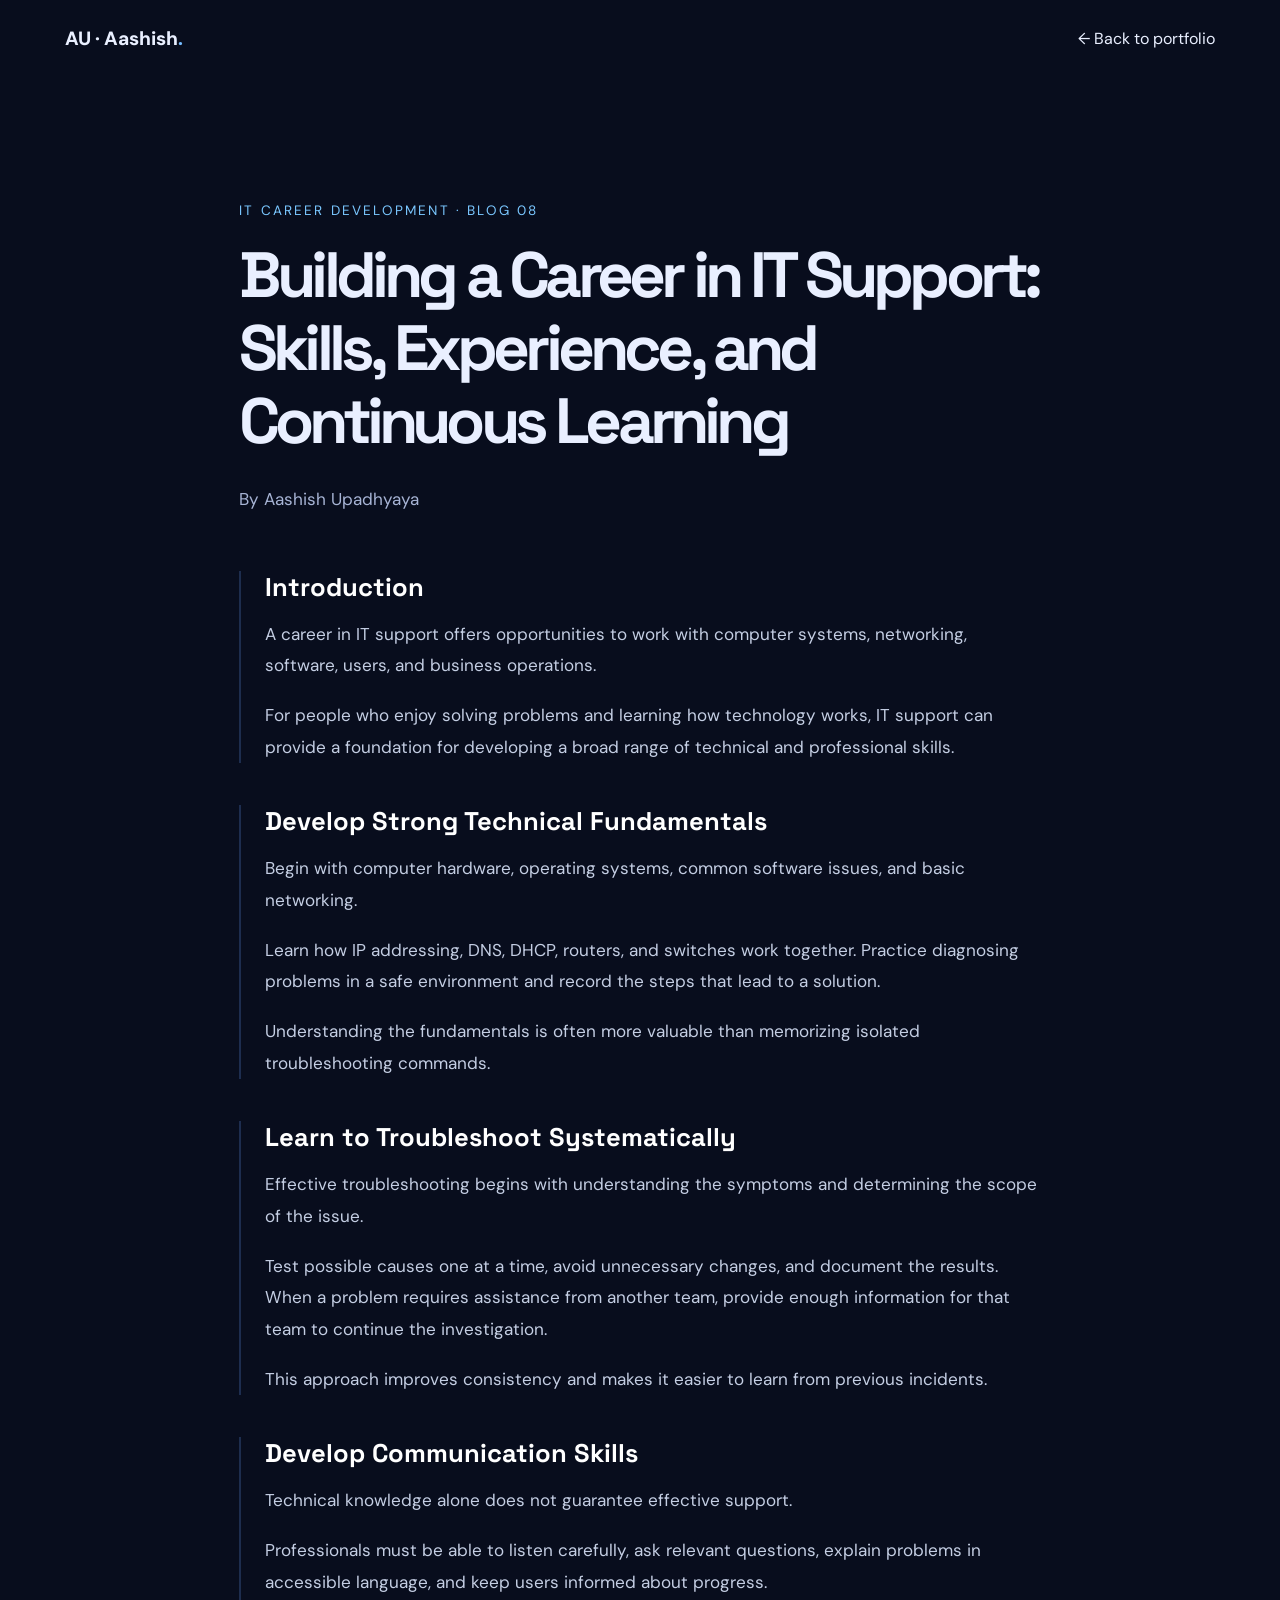
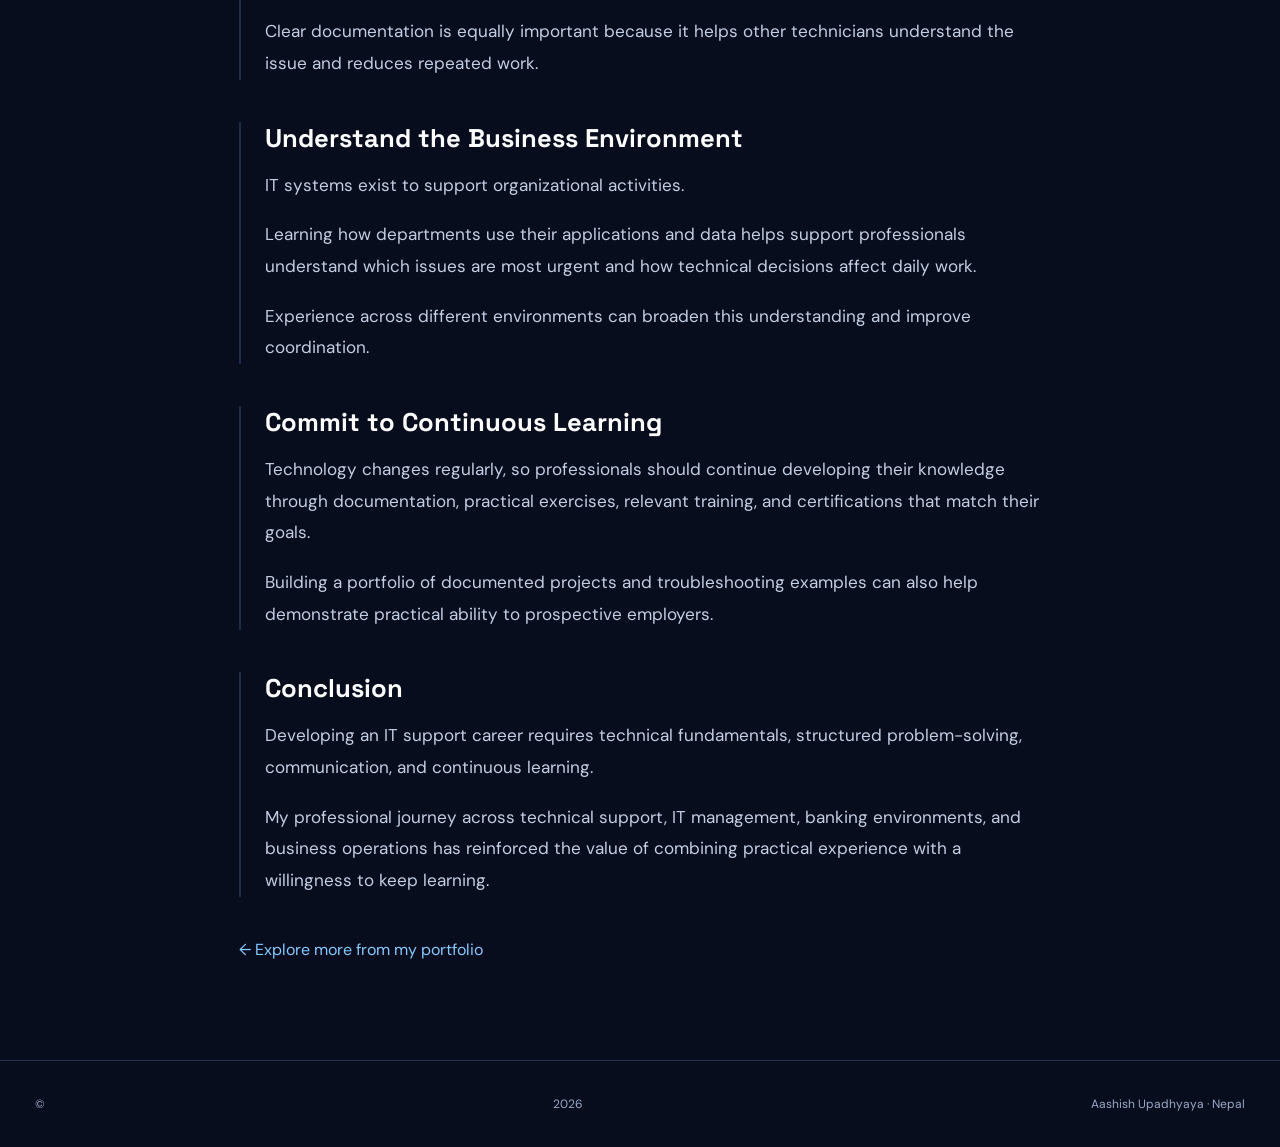
<file: IT_Support_Career_Blog.html>
<!doctype html><html lang="en"><head><meta charset="UTF-8"><meta name="viewport" content="width=device-width, initial-scale=1"><meta name="description" content="Learn about the technical, communication, and problem-solving skills that help IT support professionals develop their careers."><title>Building a Career in IT Support | Aashish Upadhyaya</title><link rel="stylesheet" href="../../styles.css"><style>body{background:#080d1d;color:#e9efff}.blog-wrap{max-width:850px;margin:0 auto;padding:125px 24px 100px;position:relative}.blog-wrap .category{color:#7ac7ff;font-size:.85rem;letter-spacing:.16em;text-transform:uppercase}.blog-wrap h1{font-size:clamp(2.2rem,5vw,4.2rem);line-height:1.14;margin:20px 0 26px}.blog-wrap .byline{color:#a7b4d5;margin-bottom:55px}.blog-wrap section{margin:0 0 42px}.blog-wrap h2{font-size:1.6rem;margin:0 0 16px;color:#fff}.blog-wrap p{font-size:1.07rem;line-height:1.85;color:#c4cee3;margin:0 0 18px}.blog-back{color:#85caff;text-decoration:none}.blog-nav{position:relative;z-index:10;padding:26px max(24px,calc((100vw - 1150px)/2));display:flex;justify-content:space-between;align-items:center}.blog-nav a{color:#e9efff;text-decoration:none}.blog-nav .brand-name{font-size:1.2rem;font-weight:800}.blog-nav .brand-name span{color:#74bbff}.blog-footer{text-align:center;padding:35px;color:#9ba9c8;border-top:1px solid #293451}.blog-wrap section{border-left:2px solid rgba(107,158,255,.22);padding-left:24px}@media(max-width:600px){.blog-wrap{padding-top:70px}.blog-wrap section{padding-left:16px}}</style></head><body><header class="blog-nav"><a class="brand-name" href="../../#home">AU · Aashish<span>.</span></a><a href="../../#blog">← Back to portfolio</a></header><main class="blog-wrap"><div class="category">IT Career Development · Blog 08</div><h1>Building a Career in IT Support: Skills, Experience, and Continuous Learning</h1><p class="byline">By Aashish Upadhyaya</p><section><h2>Introduction</h2><p>A career in IT support offers opportunities to work with computer systems, networking, software, users, and business operations.</p><p>For people who enjoy solving problems and learning how technology works, IT support can provide a foundation for developing a broad range of technical and professional skills.</p></section>
<section><h2>Develop Strong Technical Fundamentals</h2><p>Begin with computer hardware, operating systems, common software issues, and basic networking.</p><p>Learn how IP addressing, DNS, DHCP, routers, and switches work together. Practice diagnosing problems in a safe environment and record the steps that lead to a solution.</p><p>Understanding the fundamentals is often more valuable than memorizing isolated troubleshooting commands.</p></section>
<section><h2>Learn to Troubleshoot Systematically</h2><p>Effective troubleshooting begins with understanding the symptoms and determining the scope of the issue.</p><p>Test possible causes one at a time, avoid unnecessary changes, and document the results. When a problem requires assistance from another team, provide enough information for that team to continue the investigation.</p><p>This approach improves consistency and makes it easier to learn from previous incidents.</p></section>
<section><h2>Develop Communication Skills</h2><p>Technical knowledge alone does not guarantee effective support.</p><p>Professionals must be able to listen carefully, ask relevant questions, explain problems in accessible language, and keep users informed about progress.</p><p>Clear documentation is equally important because it helps other technicians understand the issue and reduces repeated work.</p></section>
<section><h2>Understand the Business Environment</h2><p>IT systems exist to support organizational activities.</p><p>Learning how departments use their applications and data helps support professionals understand which issues are most urgent and how technical decisions affect daily work.</p><p>Experience across different environments can broaden this understanding and improve coordination.</p></section>
<section><h2>Commit to Continuous Learning</h2><p>Technology changes regularly, so professionals should continue developing their knowledge through documentation, practical exercises, relevant training, and certifications that match their goals.</p><p>Building a portfolio of documented projects and troubleshooting examples can also help demonstrate practical ability to prospective employers.</p></section>
<section><h2>Conclusion</h2><p>Developing an IT support career requires technical fundamentals, structured problem-solving, communication, and continuous learning.</p><p>My professional journey across technical support, IT management, banking environments, and business operations has reinforced the value of combining practical experience with a willingness to keep learning.</p></section><a class="blog-back" href="../../#blog">← Explore more from my portfolio</a></main><footer class="blog-footer">© <span id="year"></span> Aashish Upadhyaya · Nepal</footer><script>document.getElementById('year').textContent=new Date().getFullYear()</script></body></html>
</file>
<file: styles.css>
@import url('https://fonts.googleapis.com/css2?family=DM+Sans:wght@400;500;600;700&family=Space+Grotesk:wght@400;500;600;700&display=swap');:root{--bg:#080b16;--surface:#111629;--border:#29304b;--text:#f5f7ff;--muted:#a6afc8;--blue:#5d9cff;--purple:#a77bff}*{box-sizing:border-box}html{scroll-behavior:smooth}body{margin:0;background:var(--bg);color:var(--text);font-family:'DM Sans',sans-serif;overflow-x:hidden}a{color:inherit;text-decoration:none}button{font:inherit}h1,h2,h3,.brand{font-family:'Space Grotesk',sans-serif}h1,h2,h3,p{margin-top:0}.gradient{background:linear-gradient(115deg,#6fb7ff,#a17aff,#d4a1ff);-webkit-background-clip:text;background-clip:text;color:transparent}.accent{color:var(--blue)}.glow{position:fixed;pointer-events:none;filter:blur(110px);opacity:.24;z-index:-1;border-radius:50%}.glow-a{width:550px;height:550px;top:-200px;right:-130px;background:#4356e8}.glow-b{width:430px;height:430px;left:-200px;top:50vh;background:#6331b5}.nav{position:sticky;top:0;z-index:20;display:flex;align-items:center;justify-content:space-between;gap:20px;padding:17px max(5%,calc((100vw - 1200px)/2));background:#090c18e8;backdrop-filter:blur(18px);border-bottom:1px solid #ffffff12}.brand{font-weight:700;font-size:23px;white-space:nowrap}.brand-icon{display:inline-grid;place-items:center;background:linear-gradient(135deg,#527cff,#a477f8);border-radius:12px;width:40px;height:40px;font-size:14px;margin-right:8px}.nav nav{display:flex;gap:26px}.nav nav a{font-size:14px;color:#d3d8ea;transition:color .2s}.nav nav a:hover{color:#8fb9ff}.nav-cta{border:1px solid #6471a0;padding:11px 15px;border-radius:12px;font-size:13px;white-space:nowrap}.menu{display:none}.section{max-width:1200px;margin:auto;padding:105px 5%}.hero{min-height:calc(100vh - 75px);display:grid;grid-template-columns:1.15fr 1fr;align-items:center;gap:65px;position:relative;padding-top:70px;padding-bottom:90px}.eyebrow{display:inline-flex;align-items:center;gap:10px;padding:9px 14px;border:1px solid #42605f;border-radius:100px;background:#102826;color:#b3e4d6;font-size:12px}.pulse{display:inline-block;width:8px;height:8px;border-radius:50%;background:#45dfaa;box-shadow:0 0 0 5px #45dfaa24;animation:pulse 2s infinite}.intro{font-size:22px;margin:29px 0 5px;color:#c3cce0}h1{font-size:clamp(65px,7.8vw,112px);line-height:.98;letter-spacing:-.075em;margin-bottom:28px}.type-row{font-size:clamp(20px,2.6vw,29px);font-weight:700;min-height:42px}.type-row #type{color:#81b2ff}.cursor{color:#b088ff;animation:blink .7s infinite}.lead{font-size:17px;line-height:1.8;color:var(--muted);max-width:580px}.actions{display:flex;gap:13px;flex-wrap:wrap;margin-top:30px}.btn{display:inline-flex;align-items:center;justify-content:center;gap:18px;border-radius:13px;padding:16px 22px;font-weight:700;font-size:14px;transition:transform .25s,box-shadow .25s}.btn:hover{transform:translateY(-4px)}.primary{background:linear-gradient(120deg,#478fff,#8a65e9);box-shadow:0 12px 32px #4b68e62d}.outline{border:1px solid #5d668b;background:#ffffff08}.mini-stats{display:flex;gap:40px;margin-top:55px}.mini-stats div{display:grid;gap:4px}.mini-stats strong{font-family:'Space Grotesk';font-size:25px}.mini-stats span{font-size:12px;color:var(--muted)}.hero-visual{min-height:480px;display:grid;place-items:center;position:relative}.hero-card{position:relative;z-index:2;width:min(100%,370px);padding:34px;background:linear-gradient(150deg,#1d2746ee,#11172aee);border:1px solid #6571a16b;border-radius:28px;box-shadow:0 35px 100px #02040d99;animation:float 7s ease-in-out infinite}.avatar{width:120px;height:120px;border-radius:32px;background:linear-gradient(135deg,#4b96ff,#9a69ec);display:grid;place-items:center;font:700 42px 'Space Grotesk';box-shadow:0 14px 45px #6684ff55;margin-bottom:35px}.status{font-size:11px;letter-spacing:.15em;color:#8ce4ce;display:flex;gap:12px;align-items:center}.hero-card h2{font-size:30px;margin:14px 0 5px}.hero-card p{color:var(--muted)}.card-line{height:1px;background:#ffffff25;margin:26px 0}.chips{display:flex;flex-wrap:wrap;gap:7px}.chips span,.tag{font-size:11px;padding:8px 10px;background:#ffffff0d;border:1px solid #ffffff20;border-radius:100px;color:#d5ddfa}.orbit{position:absolute;border:1px solid #6d7ec449;border-radius:50%;animation:spin 35s linear infinite}.orbit-one{width:470px;height:470px}.orbit-two{width:560px;height:560px;border-style:dashed;animation-direction:reverse}.float-chip{position:absolute;z-index:3;background:#1c2443;border:1px solid #6775ad6b;padding:13px 17px;border-radius:12px;box-shadow:0 20px 50px #0008;font-size:13px}.chip-top{right:-10px;top:70px;animation:float 5s ease-in-out infinite}.chip-bottom{left:-20px;bottom:90px;animation:float 6s ease-in-out infinite reverse}.scroll-hint{position:absolute;bottom:25px;left:5%;font-size:11px;letter-spacing:.24em;color:#a8b5d6}.content-section{padding-top:95px;padding-bottom:95px}.section-heading{margin-bottom:44px}.kicker{color:#87acff;letter-spacing:.19em;font-size:12px;font-weight:700}.section-heading h2,.contact-box h2{font-size:clamp(38px,5vw,65px);letter-spacing:-.055em;line-height:1.1;max-width:760px;margin:16px 0}.section-heading>p{color:var(--muted);line-height:1.7}.about-grid{display:grid;grid-template-columns:1.3fr .7fr;gap:65px;align-items:center}.body-large{font-size:clamp(20px,2.3vw,28px);line-height:1.7;color:#d5dcef}.about-panel{display:grid;gap:10px;background:var(--surface);border:1px solid var(--border);border-radius:22px;padding:30px}.about-panel span{color:#8192b9;font-size:11px;letter-spacing:.14em;margin-top:13px}.about-panel strong{font-size:18px}.timeline{position:relative;margin-left:12px;border-left:1px solid #495477}.job{position:relative;padding:0 0 26px 36px}.job-dot{position:absolute;left:-7px;top:14px;width:13px;height:13px;background:#79a7ff;border-radius:50%;box-shadow:0 0 0 5px #5d85e92b}.job-content{padding:23px 28px;background:#11172ae0;border:1px solid var(--border);border-radius:17px;transition:transform .25s,border-color .25s}.job-content:hover,.skill-card:hover,.edu-card:hover{transform:translateY(-5px);border-color:#698aff}.job-head{display:flex;align-items:center;justify-content:space-between;gap:12px}.job-head h3{font-size:21px;margin:0}.org{color:#90b4ff;margin:11px 0 0}.job-content>p:last-child:not(.org){color:var(--muted);font-size:14px;line-height:1.6;margin-top:10px}.skills-grid{display:grid;grid-template-columns:repeat(3,1fr);gap:18px}.skill-card,.edu-card{padding:30px;background:linear-gradient(150deg,#171e34,#0e1426);border:1px solid var(--border);border-radius:20px;transition:transform .25s,border-color .25s}.skill-icon{font-size:34px;color:#8caeff}.skill-card h3{font-size:21px;margin:23px 0 12px}.skill-card p,.edu-card p,.edu-card small{color:var(--muted);line-height:1.7}.edu-grid{display:grid;grid-template-columns:repeat(3,1fr);gap:18px}.edu-type{color:#91b7ff;font-size:11px;letter-spacing:.16em;font-weight:700}.edu-card h3{font-size:23px;margin:22px 0}.edu-card small{display:block;margin-top:18px}.contact-section{padding-top:70px;padding-bottom:120px}.contact-box{text-align:center;padding:85px 20px;border:1px solid #485889;border-radius:30px;background:radial-gradient(ellipse at top,#26346188,transparent 70%),#11172b}.contact-box h2{margin:20px auto}.contact-box>p{color:var(--muted);line-height:1.7}.center{justify-content:center}.contact-email{margin-top:25px}.chat-link{cursor:pointer;color:#a8c6ff;border:0;background:none;text-decoration:underline;padding:10px}.chat-note{font-size:12px}footer{border-top:1px solid #ffffff18;padding:27px 5%;display:flex;gap:20px;justify-content:space-between;color:#8f9bb6;font-size:12px}.reveal{opacity:0;transform:translateY(30px);transition:opacity .8s,transform .8s}.reveal.visible{opacity:1;transform:translateY(0)}@keyframes float{50%{transform:translateY(-15px)}}@keyframes pulse{50%{box-shadow:0 0 0 9px #45dfaa0a}}@keyframes spin{to{transform:rotate(360deg)}}@keyframes blink{50%{opacity:0}}@media(max-width:950px){.nav nav{gap:12px}.hero{grid-template-columns:1fr}.hero-visual{min-height:450px}.hero-copy{max-width:700px}.skills-grid,.edu-grid{grid-template-columns:repeat(2,1fr)}.about-grid{grid-template-columns:1fr}}@media(max-width:650px){.nav{padding:13px 5%}.menu{display:block;background:none;color:white;border:1px solid #4d5979;padding:8px 12px;border-radius:8px}.nav-cta{display:none}.nav nav{display:none;position:absolute;top:69px;left:0;right:0;background:#11172b;flex-direction:column;padding:24px;gap:20px;border-bottom:1px solid #39435c}.nav nav.open{display:flex}.hero{padding-top:55px;gap:10px}.hero-visual{min-height:390px}.hero-card{width:280px;padding:24px}.orbit-one{width:320px;height:320px}.orbit-two{width:370px;height:370px}.float-chip{font-size:10px}.chip-top{right:-8px}.chip-bottom{left:-7px}.mini-stats{gap:25px}.section{padding-left:6%;padding-right:6%}.skills-grid,.edu-grid{grid-template-columns:1fr}.job-head{align-items:flex-start;flex-direction:column}.job-content{padding:20px}.contact-box{padding:65px 18px}footer{flex-wrap:wrap}h1{font-size:clamp(57px,14vw,82px)}}@media(prefers-reduced-motion:reduce){*,*:before,*:after{animation:none!important;scroll-behavior:auto!important;transition:none!important}.reveal{opacity:1;transform:none}}

/* Highlight current role */
.tag-current { color:#8ff0bc !important; border-color:rgba(72,210,137,.55) !important; background:rgba(35,151,94,.14) !important; box-shadow:0 0 18px rgba(35,151,94,.12); }

/* Professional photography additions */
.hero-photo{display:block;object-fit:cover;object-position:center 30%;width:160px;height:160px;border-radius:26px;border:3px solid #91b5ff77;background:#18233b;box-shadow:0 15px 45px #6684ff55;margin-bottom:28px}
.about-story{display:grid;gap:24px}.about-photo{width:100%;max-width:420px;max-height:440px;aspect-ratio:4/4;object-fit:cover;object-position:center 30%;border-radius:24px;border:1px solid #5c78ba77;box-shadow:0 20px 65px #0008}.about-story .body-large{font-size:clamp(18px,2vw,24px)}.contact-photo{display:block;width:112px;height:112px;object-fit:cover;object-position:center 24%;border-radius:50%;border:3px solid #8caeff;margin:0 auto 24px;box-shadow:0 0 35px #6699ff55}@media(max-width:950px){.about-photo{max-width:380px}}
</file>
<file: orange-accent.css>
/* Aashish Upadhyaya — restrained orange accent layer.
   Keeps AU Studio heading main/highlight colors independently editable. */
:root { --au-orange:#eb7124; --au-orange-soft:#FDBA74; }
/* Small warm accent on section labels */
.section-heading .kicker, .contact-section .kicker {
  border-left:3px solid var(--au-orange);
  padding-left:12px;
}
/* Warm hover interactions, without replacing the blue brand */
.nav a:hover, header.nav nav a:hover { color:var(--au-orange) !important; }
.btn.primary:hover { box-shadow:0 10px 30px rgba(235,113,36,.26); }
.skill-card:hover, .edu-card:hover, .blog-feature:hover {
  border-color:rgba(235,113,36,.52) !important;
}
/* Warm ambient glow behind hero card */
.hero-visual { isolation:isolate; }
.hero-visual::before {
  content:""; position:absolute; width:220px; height:220px;
  right:0; bottom:0; border-radius:50%;
  background:rgba(235,113,36,.13); filter:blur(65px);
  pointer-events:none; z-index:-1;
}
/* Keep headings governed by AU Studio colors; only orange on selected details */
.about-philosophy { border-left-color:var(--au-orange) !important; }
@media (prefers-reduced-motion:no-preference) {
  .skill-card, .edu-card, .blog-feature, .nav a, .btn {
    transition:color .25s ease,border-color .25s ease,box-shadow .25s ease,transform .25s ease;
  }
}
</file>
<file: brand-colors.css>
/* Shared AU brand palette. */
:root{
 --au-blue:#3453a4;--au-orange:#eb7124;--au-charcoal:#231f20;
 --blue:var(--au-blue);--deep:var(--au-blue);--accent:var(--au-blue);--accent-2:var(--au-orange);
 --ink:var(--au-charcoal);--text:var(--au-charcoal);--muted:var(--au-charcoal);
 --au-heading-main:var(--au-blue);--au-heading-highlight:var(--au-blue);
 --au-orange-soft:#fbe3d3;
}
body{color:var(--au-charcoal)}
h1,h2,h3,h4,.hero-card h2{color:var(--au-blue)!important}
p,.lead,.intro,.body-large,.org,.contact-email,.edu-card small{color:var(--au-charcoal)}
.gradient{color:var(--au-blue)!important;background:none!important;-webkit-text-fill-color:var(--au-blue)!important}
.nav-cta,.btn.primary,.primary,#au-fixed-chat{background:var(--au-blue)!important;border-color:var(--au-blue)!important;color:#fff!important}
.nav-cta:hover,.btn.primary:hover,.primary:hover{box-shadow:0 8px 24px #3453a433!important}
.btn.outline,.secondary,.ghost,.small,.skill-icon,.degree-icon{color:var(--au-blue)!important}
.degree-icon{border-color:var(--au-orange)!important;background:#f1f3fa!important}
.section-heading .kicker,.contact-section .kicker{border-left-color:var(--au-orange)!important}
.nav a:hover,.nav nav a:hover{color:var(--au-blue)!important;text-decoration:underline;text-decoration-color:var(--au-orange);text-underline-offset:7px}
#home .mini-stats>div{background:var(--au-orange)!important;border-color:var(--au-orange)!important;box-shadow:0 10px 24px #eb71241f!important}
#home .mini-stats>div:nth-child(2){background:var(--au-blue)!important;border-color:var(--au-blue)!important;box-shadow:0 10px 24px #3453a41f!important}
#home .mini-stats>div strong,#home .mini-stats>div span{color:#fff!important}
.expertise-marquee{background:var(--au-blue)!important;border-color:var(--au-orange)!important}
.expertise-track span{color:#fff!important}.expertise-track span::first-letter{color:var(--au-orange)!important}
.hero-copy .role-highlight{color:var(--au-blue)!important;border-color:var(--au-orange)!important}
.hero-copy .role-highlight #type,.hero-copy .role-highlight .cursor{color:var(--au-blue)!important}
.about-philosophy{border-left-color:var(--au-orange)!important}
.skill-card:hover,.edu-card:hover,.blog-feature:hover{border-color:var(--au-orange)!important}
footer,footer span{color:var(--au-charcoal)!important}
a:focus-visible,button:focus-visible{outline-color:var(--au-orange)!important}
.welcome{background:var(--au-blue)!important}.welcome h1,.welcome p{color:#fff!important}.welcome .primary{background:#fff!important;color:var(--au-blue)!important}
.identity,.identity b,.breadcrumb b,.sidebar nav button.active{color:var(--au-blue)!important}
.sidebar nav button.active{box-shadow:inset 3px 0 var(--au-orange)}
</file>
<file: admin/admin.css>
@import url('https://fonts.googleapis.com/css2?family=Inter:wght@400;500;600;700;800&display=swap');:root{font-family:Inter,system-ui,sans-serif;color:#231f20;background:#f5f8fe}*{box-sizing:border-box}body{margin:0}button,input,textarea,select{font:inherit}button{cursor:pointer}button:disabled{opacity:.55;cursor:wait}a{color:#3453a4}.hidden{display:none!important}.primary{background:#3453a4;border:1px solid #3453a4;color:white;padding:12px 18px;border-radius:11px;font-weight:700}.primary:hover{background:#3453a4}.secondary,.ghost,.small{border:1px solid #d8e2f0;background:white;border-radius:10px;padding:10px 13px;color:#263955}.ghost{border:0}.small.active{background:#e7efff;color:#3453a4}.login-screen{min-height:100vh;display:grid;place-items:center;padding:22px;background:radial-gradient(circle at 80% 20%,#dbeafe,transparent 40%),#f7faff}.login-card{background:#fff;border:1px solid #e2eaf7;border-radius:24px;padding:40px;width:min(440px,100%);box-shadow:0 25px 70px #0e2c5914}.login-logo{width:100px;height:80px;object-fit:contain}.login-card h1{font-size:30px;margin:8px 0}.login-card p{color:#66768d}.login-card label,.editor-controls label{display:grid;gap:8px;font-size:13px;font-weight:700;margin:18px 0}.login-card input,.editor-controls select,.editor-controls textarea,.field-card textarea,.field-card input{width:100%;border:1px solid #d5dfed;background:#fff;border-radius:10px;padding:12px;color:#231f20}.login-card .primary{width:100%;margin-top:12px}.login-card small{display:block;text-align:center;margin-top:22px;color:#8996a9}.error{color:#c52942!important;min-height:20px}.app{display:flex;min-height:100vh}.sidebar{width:248px;flex:none;background:#fff;border-right:1px solid #e2eaf5;padding:24px 16px;display:flex;flex-direction:column;position:sticky;top:0;height:100vh}.identity{display:flex;gap:10px;align-items:center;text-decoration:none;color:#132849;padding:0 12px 30px}.identity img{width:56px;height:50px;object-fit:contain}.identity span{font-size:20px;font-weight:800}.identity b{color:#3453a4}.identity small{display:block;font-size:11px;color:#8a97a9;font-weight:500}.sidebar nav{display:grid;gap:7px}.sidebar nav button,.sidebar-bottom button{width:100%;border:0;text-align:left;background:transparent;color:#50627c;border-radius:11px;padding:14px;font-weight:600}.sidebar nav button.active,.sidebar nav button:hover{background:#eaf1ff;color:#3453a4}.sidebar-bottom{margin-top:auto;border-top:1px solid #edf1f7;padding:18px 10px 0;overflow-wrap:anywhere}.sidebar-bottom span{font-size:11px;color:#74829a}.main{flex:1;min-width:0}.topbar{background:#fff;border-bottom:1px solid #e2eaf5;padding:17px 30px;display:flex;align-items:center;justify-content:space-between;gap:12px;position:sticky;top:0;z-index:4}.topbar p{font-size:12px;color:#8290a4;margin:5px 0 0}.breadcrumb{font-size:13px;color:#72819a}.breadcrumb b{color:#1c3355}.top-actions{display:flex;align-items:center;gap:15px}.top-actions span{font-size:12px;color:#73839a}.panel{padding:30px;max-width:1700px;margin:auto}.welcome{border-radius:22px;padding:40px;background:linear-gradient(120deg,#3453a4,#3453a4);color:#fff}.welcome h1{font-size:clamp(28px,3vw,43px);margin:15px 0}.welcome p{color:#d7e5ff;line-height:1.7}.welcome .primary{background:#fff;color:#3453a4;border-color:#fff}.pill{font-size:10px;font-weight:800;letter-spacing:.12em;color:#3453a4;background:#e7f0ff;border-radius:99px;padding:8px 12px;display:inline-block}.welcome .pill{background:#ffffff22;color:white}.stat-grid{display:grid;grid-template-columns:repeat(3,1fr);gap:18px;margin:22px 0}.stat,.info,.field-card,.editor-controls,.preview-wrap{background:#fff;border:1px solid #e2eaf5;border-radius:17px;padding:22px;box-shadow:0 5px 25px #163c6d08}.stat span,.stat small{display:block;color:#73849a;font-size:13px}.stat strong{font-size:34px;display:block;margin:13px 0}.info{line-height:1.8;margin-top:22px}.info p,.hint,.page-heading p{color:#6d7d93;font-size:13px;line-height:1.7}.page-heading h1{margin-bottom:7px}.editor-layout{display:grid;grid-template-columns:310px minmax(0,1fr);gap:18px;align-items:start}.editor-controls{position:sticky;top:108px}.section-top,.preview-bar{display:flex;justify-content:space-between;align-items:center;gap:12px}.section-top h2{margin:0}.editor-buttons{display:flex;gap:8px;flex-wrap:wrap}.preview-wrap{padding:0;overflow:hidden}.preview-bar{padding:13px 18px;border-bottom:1px solid #e2eaf5}.preview-bar div{display:flex;gap:5px}.frame-holder{background:#eaf0f9;padding:12px;display:flex;justify-content:center;min-height:620px}iframe{border:1px solid #dae4f0;background:#fff;width:100%;height:75vh;min-height:590px;border-radius:8px;transition:width .2s}.frame-holder.mobile iframe{width:min(390px,100%)}.content-grid{display:grid;grid-template-columns:repeat(2,minmax(0,1fr));gap:15px;margin-top:22px}.field-card label{display:block;font-weight:700;margin-bottom:10px;font-size:13px}.field-card textarea{min-height:90px;resize:vertical}.field-card small{display:block;color:#8491a6;margin-top:7px}#fileUpload{display:block;margin:15px 0}#mobileNav{display:none;border:0;background:none;font-size:22px}@media(max-width:1050px){.editor-layout{grid-template-columns:1fr}.editor-controls{position:static}.content-grid{grid-template-columns:1fr}}@media(max-width:700px){.sidebar{position:fixed;z-index:10;transform:translateX(-105%);transition:transform .2s;box-shadow:0 15px 40px #0c244b18}.sidebar.open{transform:none}.topbar{padding:14px}#mobileNav{display:block}.topbar p,.top-actions span{display:none}.panel{padding:15px}.stat-grid{grid-template-columns:1fr}.welcome{padding:24px}.frame-holder{padding:6px}}
.au-input{display:block;width:100%;padding:12px;margin:8px 0 18px;border:1px solid #d5dfed;border-radius:10px;font:inherit}.info label{display:block;margin:12px 0;font-weight:600}.info label input[type=checkbox]{width:auto}.post-row{padding:12px 0;border-bottom:1px solid #e2eaf5;display:flex;align-items:center;justify-content:space-between;gap:12px}.post-row button{margin-left:6px}.analytics-row{display:flex;justify-content:space-between;border-bottom:1px solid #e2eaf5;padding:12px 0}
/* Inline-first visual editor */
.image-card h3{margin:0 0 14px;font-size:17px}.media-thumbnail{display:block;width:100%;height:220px;object-fit:contain;background:repeating-conic-gradient(#f0f4fa 0% 25%,#fff 0% 50%) 50%/20px 20px;border:1px solid #e2eaf5;border-radius:12px;margin-bottom:18px}.image-card.image-selected{border-color:#3453a4;box-shadow:0 0 0 3px #2563eb20}.image-card .editor-buttons{margin-top:15px}.image-card .hint{margin-bottom:0}#imageFields{margin-bottom:28px}#media>h2{margin-top:32px}.image-card input[type=file][hidden],.media-thumbnail[hidden]{display:none}
#editor .editor-layout{display:block!important}#editor .preview-wrap{width:100%;max-width:100%;min-width:0}#editor .frame-holder{width:100%;max-width:100%;margin:auto}#editor .frame-holder iframe{min-height:76vh}#editor .preview-bar{flex-wrap:wrap;gap:10px}#editor .preview-bar strong{font-size:clamp(13px,2vw,17px)}
</file>
<file: blog.css>
/* Aashish Upadhyaya — complete standalone blog stylesheet */
@import url('https://fonts.googleapis.com/css2?family=Inter:wght@400;500;600;700;800&family=Manrope:wght@400;500;600;700;800&display=swap');
:root{color-scheme:light;--bg:#f8fbff;--surface:#fff;--surface-soft:#f0f6ff;--text:#231f20;--muted:#231f20;--border:#dfe8f6;--accent:#3453a4;--accent-2:#3453a4;--shadow:0 18px 45px rgba(25,61,114,.07);--font-heading:'Manrope',sans-serif;--font-body:'Inter',sans-serif}
*{box-sizing:border-box}html{scroll-behavior:smooth;scroll-padding-top:105px}body{margin:0;font:400 16px/1.8 var(--font-body);color:var(--text);background:radial-gradient(ellipse 40% 450px at 100% 9%,rgba(71,147,255,.14),transparent 75%),radial-gradient(ellipse 32% 370px at 0% 23%,rgba(160,142,255,.10),transparent 80%),var(--bg);-webkit-font-smoothing:antialiased}a{color:var(--accent);text-decoration:none}a:hover{text-decoration:underline}button{font:inherit;cursor:pointer}button:focus-visible,a:focus-visible,summary:focus-visible{outline:3px solid #93c5fd;outline-offset:3px}.wrap{width:min(1180px,calc(100% - 48px));margin-inline:auto}h1,h2,h3,h4{font-family:var(--font-heading);color:var(--text);line-height:1.24;letter-spacing:-.035em}p{color:var(--muted);margin:0 0 18px}#reading-progress{position:fixed;top:0;left:0;height:4px;width:0;background:linear-gradient(90deg,#3453a4,#3453a4);z-index:99;transition:width .1s linear}.site-header{position:sticky;top:0;z-index:40;background:color-mix(in srgb,var(--surface) 92%,transparent);border-bottom:1px solid var(--border);backdrop-filter:blur(16px)}.nav{min-height:82px;display:flex;align-items:center;gap:28px}.brand{display:inline-flex;align-items:center;gap:12px;color:var(--text);font-family:var(--font-heading);font-weight:800;white-space:nowrap}.brand strong{color:var(--accent)}.brand-icon,.avatar{display:grid;place-items:center;background:linear-gradient(135deg,#3453a4,#55a2ff);color:#fff;font-weight:800;border-radius:14px;flex:none}.brand-icon{width:46px;height:46px}.nav-links{display:flex;gap:30px;margin-left:auto;align-items:center}.nav-links a{color:var(--muted);font-weight:600;font-size:14px}.nav-links a.active,.nav-links a:hover{color:var(--accent)}.theme-button{width:42px;height:42px;border-radius:12px;background:var(--surface-soft);border:1px solid var(--border);color:var(--text)}.hero{padding:76px 0 58px}.back{display:inline-flex;font-weight:650;font-size:14px;margin-bottom:45px}.eyebrow{font-size:12px;font-weight:800;letter-spacing:2px;color:var(--accent);text-transform:uppercase}.dot{padding:0 10px;color:#a78bfa}.hero h1{font-size:clamp(42px,5.3vw,74px);max-width:1050px;margin:22px 0 26px;font-weight:800;letter-spacing:-.055em}.hero h1 span{background:linear-gradient(100deg,#3453a4,#3453a4,#7775ed);color:transparent;background-clip:text}.intro{font-size:clamp(17px,1.7vw,21px);max-width:850px;line-height:1.85}.byline{display:flex;align-items:center;gap:13px;margin:30px 0 32px}.avatar{width:46px;height:46px}.avatar.large{width:65px;height:65px;font-size:19px}.byline strong{display:block;color:var(--text)}.byline small{display:block;font-size:13px;color:var(--muted)}.hero-stats{display:grid;grid-template-columns:repeat(3,1fr);max-width:850px;background:var(--surface);border:1px solid var(--border);border-radius:19px;box-shadow:var(--shadow);overflow:hidden}.hero-stats>div{padding:25px 28px}.hero-stats>div+div{border-left:1px solid var(--border)}.hero-stats b{display:block;font-size:20px;font-family:var(--font-heading);color:var(--text)}.hero-stats span{font-size:13px;color:var(--muted)}.content-grid{display:grid;grid-template-columns:265px minmax(0,1fr);gap:46px;align-items:start;padding-bottom:90px}.toc{position:sticky;top:110px}.toc-box{max-height:calc(100vh - 135px);overflow:auto;background:var(--surface);border:1px solid var(--border);border-radius:18px;box-shadow:var(--shadow);padding:22px 18px}.toc-title{font-size:12px;font-weight:800;letter-spacing:1.7px;margin:0 0 13px}.toc nav{display:flex;flex-direction:column;gap:2px}.toc nav a{display:block;padding:8px 10px;border-radius:9px;font-size:12px;line-height:1.5;color:var(--muted)}.toc nav a:hover,.toc nav a.active{background:var(--surface-soft);color:var(--accent);text-decoration:none}.toc-bottom{border-top:1px solid var(--border);padding-top:15px;margin-top:17px;font-size:12px;color:var(--muted)}.article{min-width:0}.article section{padding:31px 0 37px;border-bottom:1px solid var(--border)}.article section:first-child{padding-top:0}.article h2{font-size:clamp(25px,2.6vw,34px);margin:0 0 22px}.article h3{font-size:20px;margin:24px 0 12px}.article p,.article li{font-size:15.5px;line-height:1.95}.article strong{color:var(--text)}.article ul,.article ol{color:var(--muted);padding-left:25px;margin:12px 0 22px}.article li{padding-left:4px;margin-bottom:8px}.cards{display:grid;grid-template-columns:repeat(2,minmax(0,1fr));gap:16px;margin:22px 0}.card{background:var(--surface);border:1px solid var(--border);border-radius:16px;padding:22px;box-shadow:var(--shadow)}.card>span{font-size:26px}.card h3{margin:10px 0 8px;font-size:18px}.card p{margin:0;font-size:14px}.callout{background:var(--surface-soft);border:1px solid #bdd6ff;border-left:4px solid var(--accent);border-radius:13px;padding:17px 21px;color:var(--muted);margin:20px 0}.code-head{display:inline-block;background:var(--accent);color:#fff;padding:7px 14px;border-radius:9px 9px 0 0;font-size:12px;font-weight:700}pre{overflow:auto;background:#101d35;color:#d9e8ff;border-radius:0 14px 14px 14px;padding:20px 22px;margin:0 0 23px;line-height:1.75;font-size:13px}pre code{font-family:ui-monospace,SFMono-Regular,Consolas,monospace}.term-grid{display:grid;grid-template-columns:repeat(2,minmax(0,1fr));gap:14px;margin:20px 0}.term-grid>div{border:1px solid var(--border);border-radius:13px;background:var(--surface);padding:18px}.term-grid b,.term-grid span{display:block}.term-grid span{font-size:13px;color:var(--muted);margin-top:6px}.table-wrap{overflow-x:auto;border-radius:14px;border:1px solid var(--border);margin:18px 0}table{border-collapse:collapse;width:100%;background:var(--surface);font-size:14px}th,td{text-align:left;padding:14px 18px;border-bottom:1px solid var(--border)}th{background:var(--surface-soft);color:var(--text)}tr:last-child td{border-bottom:0}.roadmap{display:grid;grid-template-columns:repeat(2,minmax(0,1fr));gap:12px;margin:20px 0}.roadmap>div{display:flex;align-items:center;gap:14px;border:1px solid var(--border);border-radius:12px;background:var(--surface);padding:13px 15px}.roadmap b{color:var(--accent);font-size:20px}.roadmap span{font-size:14px;color:var(--muted)}details{background:var(--surface);border:1px solid var(--border);border-radius:13px;margin:10px 0;padding:15px 19px}summary{cursor:pointer;font-weight:700}details p{margin:14px 0 0}blockquote{border-left:4px solid var(--accent);background:var(--surface-soft);border-radius:12px;margin:25px 0;padding:24px;font:700 clamp(18px,2vw,23px)/1.6 var(--font-heading);color:var(--text)}.author-card{display:flex;gap:20px;background:var(--surface);border:1px solid var(--border);border-radius:18px;padding:25px;margin-top:38px;box-shadow:var(--shadow)}.author-card h3{margin:5px 0}.author-card p{margin-bottom:7px}.share{display:flex;align-items:center;gap:12px;flex-wrap:wrap;margin-top:30px}.share span{margin-right:auto;font-weight:650;font-size:14px}.share button{border:1px solid var(--border);border-radius:10px;background:var(--surface);color:var(--accent);padding:10px 15px;font-size:13px;font-weight:700}.share button:hover{background:var(--surface-soft)}footer{background:var(--surface);border-top:1px solid var(--border)}.foot{min-height:88px;display:flex;justify-content:space-between;align-items:center;gap:20px;font-size:13px;color:var(--muted)}#top-btn{position:fixed;right:24px;bottom:26px;z-index:35;border:0;border-radius:50%;width:48px;height:48px;background:var(--accent);color:#fff;font-size:24px;box-shadow:0 10px 25px rgba(52,83,164,.25);opacity:0;pointer-events:none;transform:translateY(10px);transition:.2s}#top-btn.visible{opacity:1;pointer-events:auto;transform:translateY(0)}
/* Optional dark mode, controlled by blog.js */
html[data-theme='dark']{color-scheme:dark;--bg:#0b1222;--surface:#121e33;--surface-soft:#1a2a47;--text:#ecf3ff;--muted:#b4c2d9;--border:#293a56;--accent:#75a6ff;--accent-2:#4dc3f2;--shadow:0 18px 45px rgba(0,0,0,.2)}html[data-theme='dark'] body{background:radial-gradient(ellipse 40% 450px at 100% 9%,rgba(46,98,197,.18),transparent 75%),var(--bg)}html[data-theme='dark'] pre{background:#070e1c}html[data-theme='dark'] .callout{border-color:#38588b;border-left-color:var(--accent)}
@media(max-width:1000px){.content-grid{grid-template-columns:220px minmax(0,1fr);gap:25px}.nav-links{gap:18px}}@media(max-width:760px){.wrap{width:min(100% - 30px,1180px)}.nav{min-height:70px;gap:12px;flex-wrap:wrap;padding-block:12px}.brand{font-size:14px}.brand-icon{width:38px;height:38px}.nav-links{order:3;width:100%;justify-content:space-between;gap:8px}.nav-links a{font-size:12px}.theme-button{margin-left:auto}.hero{padding:44px 0 38px}.back{margin-bottom:26px}.hero h1{font-size:clamp(35px,9vw,56px)}.hero-stats>div{padding:16px 10px}.hero-stats b{font-size:15px}.hero-stats span{font-size:11px}.content-grid{display:block}.toc{position:static;margin-bottom:30px}.toc-box{max-height:250px}.cards,.term-grid,.roadmap{grid-template-columns:1fr}.article section{padding:27px 0}.author-card{padding:18px}.foot{flex-direction:column;justify-content:center;text-align:center;padding:20px 0}.share span{width:100%}html{scroll-padding-top:130px}}@media(prefers-reduced-motion:reduce){html{scroll-behavior:auto}*,*::before,*::after{transition:none!important}}

/* Consolidated logo & mobile readability updates */
.brand-icon:has(img){background:transparent!important;border-radius:0!important;width:52px!important;height:48px!important;overflow:visible!important}.brand-icon img{display:block;width:100%;height:100%;object-fit:contain}.hero-stats>div{min-width:0}.toc nav a{overflow-wrap:anywhere}.article{overflow-wrap:break-word}@media(max-width:760px){.hero-stats{grid-template-columns:repeat(3,minmax(0,1fr))}.hero-stats>div{padding:14px 10px}.brand-icon:has(img){width:42px!important;height:40px!important}}
</file>
